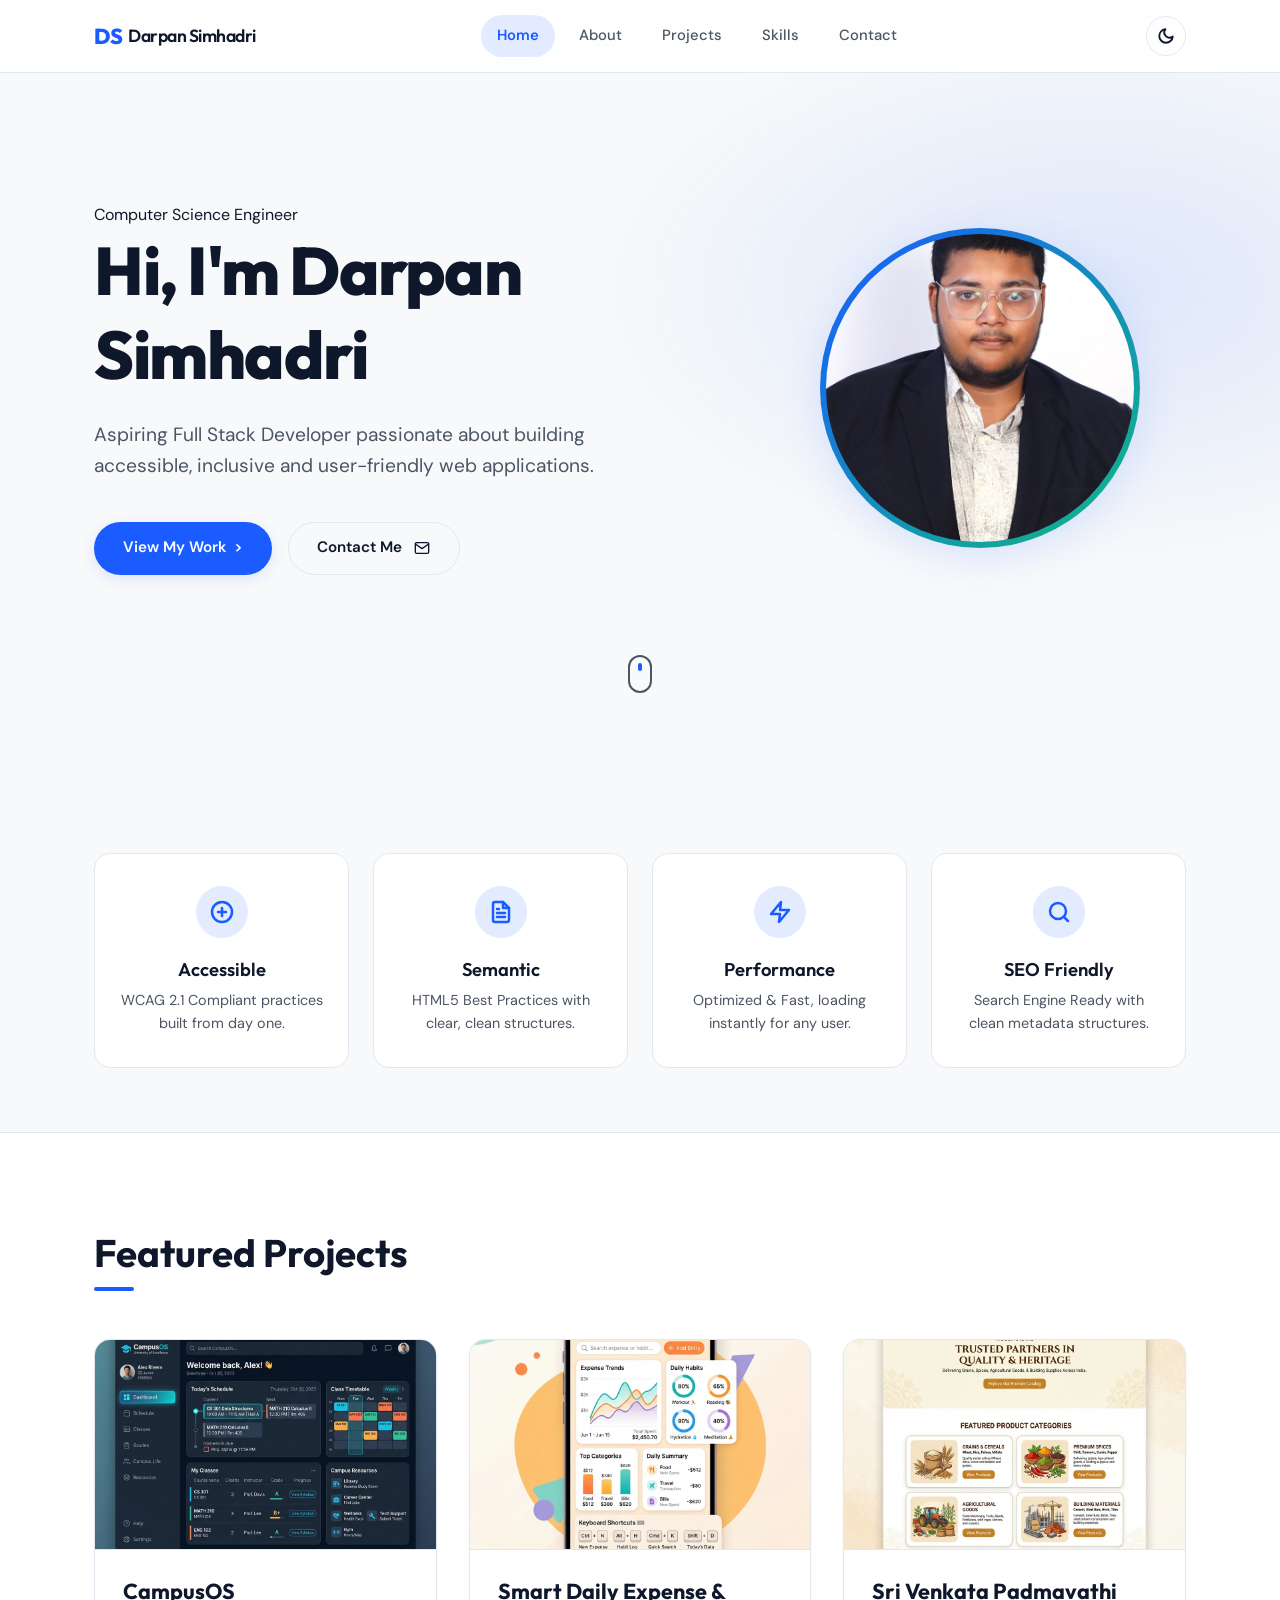
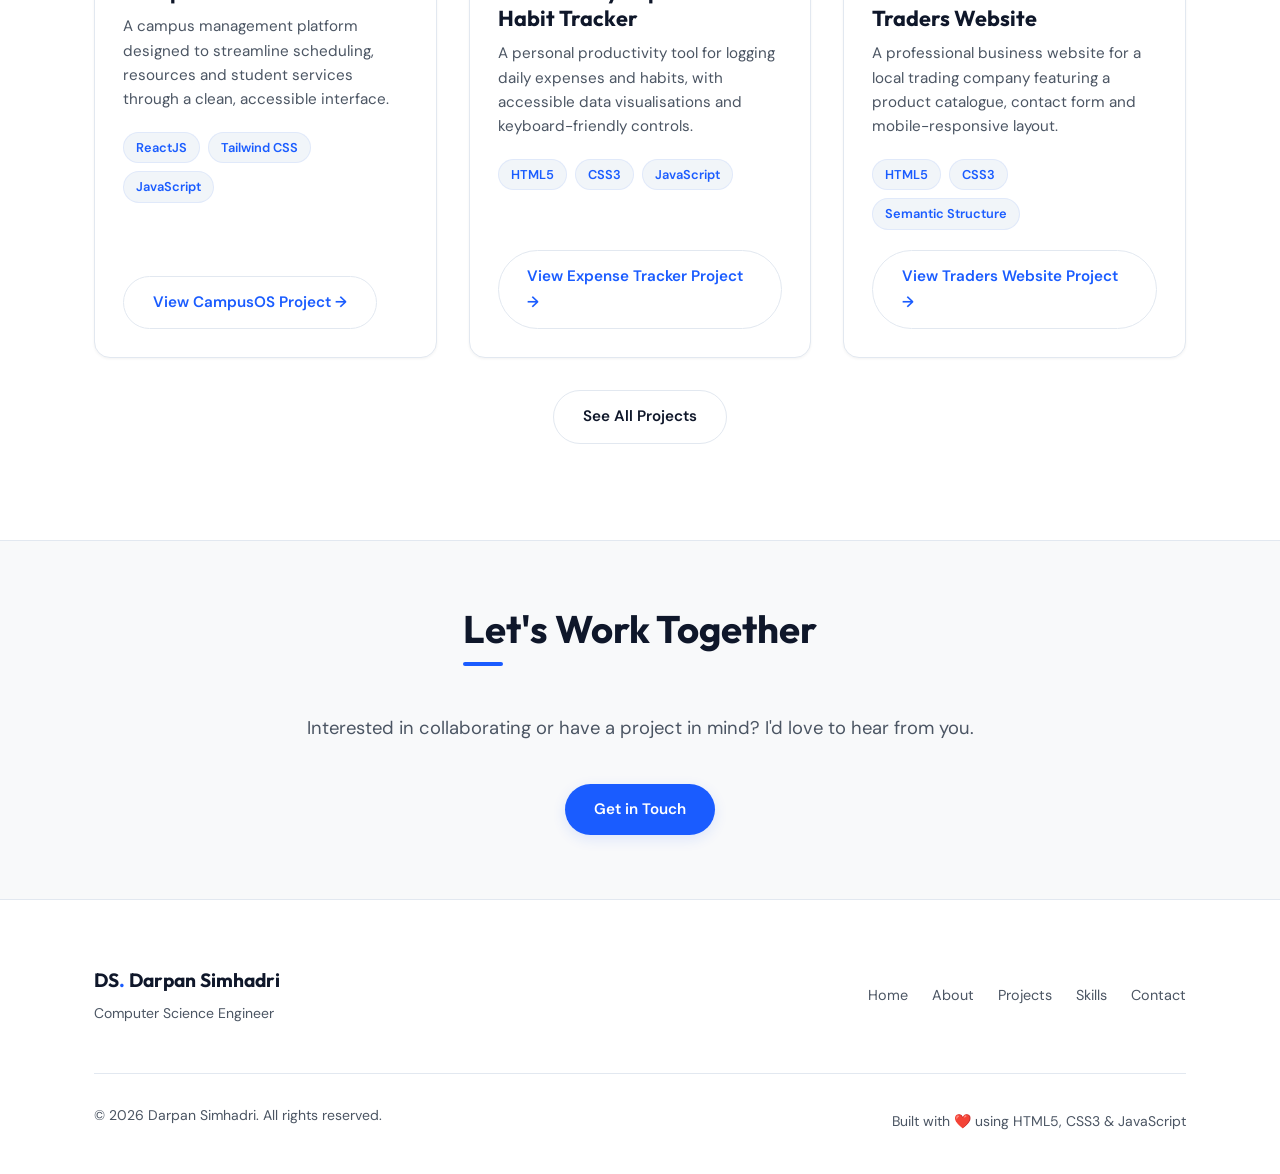
<file: index.html>
<!doctype html>
<html lang="en">
<head>
  <meta charset="utf-8">
  <meta name="viewport" content="width=device-width, initial-scale=1">
  <title>Home │ Darpan Simhadri Portfolio</title>
  <meta name="description" content="Darpan Simhadri — Computer Science Engineer building accessible, responsive web experiences with semantic HTML5 and modern front-end practices.">
  <meta name="robots" content="index, follow">
  <meta property="og:title" content="Home │ Darpan Simhadri Portfolio">
  <meta property="og:description" content="Accessible portfolio of Darpan Simhadri, Computer Science Engineer.">
  <meta property="og:type" content="website">
  
  <script>
    (function () {
      const savedTheme = localStorage.getItem('theme');
      const systemPrefersDark = window.matchMedia('(prefers-color-scheme: dark)').matches;
      const theme = savedTheme || (systemPrefersDark ? 'dark' : 'light');
      document.documentElement.setAttribute('data-theme', theme);
    })();
  </script>

  <link rel="preconnect" href="https://fonts.googleapis.com">
  <link rel="preconnect" href="https://fonts.gstatic.com" crossorigin>
  <link href="https://fonts.googleapis.com/css2?family=DM+Sans:ital,opsz,wght@0,400;0,500;0,700;1,400&family=Outfit:wght@400;500;600;700;800&display=swap" rel="stylesheet">
  <link rel="stylesheet" href="assets/css/styles.css">
  <link rel="stylesheet" href="assets/css/responsive.css">
</head>
<body>

  <!-- Skip to main content -->
  <a class="skip-link" href="#main-content">Skip to main content</a>

  <!-- ── HEADER ─────────────────────────────────────────────── -->
  <header class="site-header">
    <div class="container">
      <a class="brand" href="index.html" aria-label="Darpan Simhadri – Home">DS<span>Darpan Simhadri</span></a>

      <button id="nav-toggle" class="nav-toggle" aria-controls="primary-nav" aria-expanded="false" aria-label="Open navigation">
        <svg width="22" height="22" viewBox="0 0 22 22" fill="none" aria-hidden="true" focusable="false">
          <rect y="4"  width="22" height="2" rx="1" fill="currentColor"/>
          <rect y="10" width="22" height="2" rx="1" fill="currentColor"/>
          <rect y="16" width="22" height="2" rx="1" fill="currentColor"/>
        </svg>
      </button>

      <nav id="primary-nav" class="primary-nav" aria-label="Primary">
        <a href="index.html" aria-current="page">Home</a>
        <a href="about.html">About</a>
        <a href="projects.html">Projects</a>
        <a href="skills.html">Skills</a>
        <a href="contact.html">Contact</a>
      </nav>

      <button id="theme-toggle" class="theme-toggle" aria-label="Toggle dark mode">
        <svg width="18" height="18" viewBox="0 0 24 24" fill="none" stroke="currentColor" stroke-width="2.5" stroke-linecap="round" stroke-linejoin="round" aria-hidden="true" focusable="false">
          <path d="M21 12.79A9 9 0 1 1 11.21 3 7 7 0 0 0 21 12.79z"></path>
        </svg>
      </button>
    </div>
  </header>

  <!-- ── MAIN ───────────────────────────────────────────────── -->
  <main id="main-content" tabindex="-1">

    <!-- Hero -->
    <section class="hero" aria-labelledby="hero-heading">
      <div class="container">
        <div class="hero-inner">
          <div class="hero-text">
            <span class="badge-capsule">Computer Science Engineer</span>
            <h1 id="hero-heading">Hi, I'm Darpan<br><span class="gradient-text">Simhadri</span></h1>
            <p class="hero-desc">Aspiring Full Stack Developer passionate about building accessible, inclusive and user-friendly web applications.</p>
            <div class="hero-actions">
              <a href="projects.html" class="btn btn-primary">View My Work <span aria-hidden="true">&gt;</span></a>
              <a href="contact.html" class="btn btn-outline">
                Contact Me
                <svg width="16" height="16" viewBox="0 0 24 24" fill="none" stroke="currentColor" stroke-width="2" stroke-linecap="round" stroke-linejoin="round" aria-hidden="true" focusable="false" style="margin-left: 4px;">
                  <path d="M4 4h16c1.1 0 2 .9 2 2v12c0 1.1-.9 2-2 2H4c-1.1 0-2-.9-2-2V6c0-1.1.9-2 2-2z"/>
                  <polyline points="22,6 12,13 2,6"/>
                </svg>
              </a>
            </div>
          </div>
          
          <div class="hero-avatar-container">
            <div class="hero-avatar-wrapper">
              <img src="assets/images/darpan_profile.png" alt="Portrait of Darpan Simhadri">
            </div>
          </div>
        </div>
        
        <div class="scroll-indicator" aria-hidden="true">
          <div class="scroll-mouse">
            <div class="scroll-wheel"></div>
          </div>
        </div>
      </div>
    </section>

    <!-- Quick Highlights -->
    <section class="section-sm" aria-labelledby="highlights-heading">
      <div class="container">
        <h2 id="highlights-heading" class="visually-hidden">Core Competencies</h2>
        <div class="highlights-grid">
          
          <div class="highlight-card">
            <div class="highlight-icon" aria-hidden="true">
              <svg width="24" height="24" viewBox="0 0 24 24" fill="none" stroke="currentColor" stroke-width="2.5" stroke-linecap="round" stroke-linejoin="round">
                <circle cx="12" cy="12" r="10"/>
                <path d="M12 8v8"/>
                <path d="M8 12h8"/>
              </svg>
            </div>
            <h3>Accessible</h3>
            <p>WCAG 2.1 Compliant practices built from day one.</p>
          </div>

          <div class="highlight-card">
            <div class="highlight-icon" aria-hidden="true">
              <svg width="24" height="24" viewBox="0 0 24 24" fill="none" stroke="currentColor" stroke-width="2.5" stroke-linecap="round" stroke-linejoin="round">
                <path d="M14 2H6a2 2 0 0 0-2 2v16a2 2 0 0 0 2 2h12a2 2 0 0 0 2-2V8z"/>
                <polyline points="14 2 14 8 20 8"/>
                <line x1="16" y1="13" x2="8" y2="13"/>
                <line x1="16" y1="17" x2="8" y2="17"/>
                <polyline points="10 9 9 9 8 9"/>
              </svg>
            </div>
            <h3>Semantic</h3>
            <p>HTML5 Best Practices with clear, clean structures.</p>
          </div>

          <div class="highlight-card">
            <div class="highlight-icon" aria-hidden="true">
              <svg width="24" height="24" viewBox="0 0 24 24" fill="none" stroke="currentColor" stroke-width="2.5" stroke-linecap="round" stroke-linejoin="round">
                <polygon points="13 2 3 14 12 14 11 22 21 10 12 10 13 2"/>
              </svg>
            </div>
            <h3>Performance</h3>
            <p>Optimized &amp; Fast, loading instantly for any user.</p>
          </div>

          <div class="highlight-card">
            <div class="highlight-icon" aria-hidden="true">
              <svg width="24" height="24" viewBox="0 0 24 24" fill="none" stroke="currentColor" stroke-width="2.5" stroke-linecap="round" stroke-linejoin="round">
                <circle cx="11" cy="11" r="8"/>
                <line x1="21" y1="21" x2="16.65" y2="16.65"/>
              </svg>
            </div>
            <h3>SEO Friendly</h3>
            <p>Search Engine Ready with clean metadata structures.</p>
          </div>
          
        </div>
      </div>
    </section>

    <!-- Featured Projects -->
    <section class="section featured-strip" aria-labelledby="featured-heading">
      <div class="container">
        <h2 id="featured-heading" class="section-title">Featured Projects</h2>
        <div class="card-grid">

          <article class="card project-card" aria-labelledby="proj-1-title">
            <div class="project-img-wrapper">
              <img src="assets/images/project_campusos.png" alt="CampusOS project screenshot mockup">
            </div>
            <div class="project-body">
              <h3 id="proj-1-title">CampusOS</h3>
              <p>A campus management platform designed to streamline scheduling, resources and student services through a clean, accessible interface.</p>
              <div class="tags" aria-label="Technologies used">
                <span class="tag">ReactJS</span>
                <span class="tag">Tailwind CSS</span>
                <span class="tag">JavaScript</span>
              </div>
              <div class="card-footer">
                <a href="projects.html#campusos" class="btn btn-ghost" aria-label="View CampusOS project details">View CampusOS Project →</a>
              </div>
            </div>
          </article>

          <article class="card project-card" aria-labelledby="proj-2-title">
            <div class="project-img-wrapper">
              <img src="assets/images/project_tracker.png" alt="Smart Daily Expense and Habit Tracker screenshot mockup">
            </div>
            <div class="project-body">
              <h3 id="proj-2-title">Smart Daily Expense &amp; Habit Tracker</h3>
              <p>A personal productivity tool for logging daily expenses and habits, with accessible data visualisations and keyboard-friendly controls.</p>
              <div class="tags" aria-label="Technologies used">
                <span class="tag">HTML5</span>
                <span class="tag">CSS3</span>
                <span class="tag">JavaScript</span>
              </div>
              <div class="card-footer">
                <a href="projects.html#expense-tracker" class="btn btn-ghost" aria-label="View Smart Daily Expense and Habit Tracker project details">View Expense Tracker Project →</a>
              </div>
            </div>
          </article>

          <article class="card project-card" aria-labelledby="proj-3-title">
            <div class="project-img-wrapper">
              <img src="assets/images/project_traders.png" alt="Sri Venkata Padmavathi Traders website screenshot mockup">
            </div>
            <div class="project-body">
              <h3 id="proj-3-title">Sri Venkata Padmavathi Traders Website</h3>
              <p>A professional business website for a local trading company featuring a product catalogue, contact form and mobile-responsive layout.</p>
              <div class="tags" aria-label="Technologies used">
                <span class="tag">HTML5</span>
                <span class="tag">CSS3</span>
                <span class="tag">Semantic Structure</span>
              </div>
              <div class="card-footer">
                <a href="projects.html#svpt" class="btn btn-ghost" aria-label="View Sri Venkata Padmavathi Traders Website project details">View Traders Website Project →</a>
              </div>
            </div>
          </article>

        </div>
        <p class="text-center mt-2">
          <a href="projects.html" class="btn btn-outline" style="border-radius: 999px;">See All Projects</a>
        </p>
      </div>
    </section>

    <!-- CTA Band -->
    <section class="section-sm" aria-labelledby="cta-heading">
      <div class="container text-center">
        <h2 id="cta-heading" class="section-title">Let's Work Together</h2>
        <p class="lead" style="margin-bottom:2.5rem">Interested in collaborating or have a project in mind? I'd love to hear from you.</p>
        <a href="contact.html" class="btn btn-primary">Get in Touch</a>
      </div>
    </section>

  </main>

  <!-- ── FOOTER ─────────────────────────────────────────────── -->
  <footer class="site-footer">
    <div class="container">
      <div class="footer-inner">
        <div>
          <p class="footer-brand">DS<span>.</span> Darpan Simhadri</p>
          <p class="footer-tagline">Computer Science Engineer</p>
        </div>
        <nav aria-label="Footer navigation">
          <ul class="footer-links">
            <li><a href="index.html">Home</a></li>
            <li><a href="about.html">About</a></li>
            <li><a href="projects.html">Projects</a></li>
            <li><a href="skills.html">Skills</a></li>
            <li><a href="contact.html">Contact</a></li>
          </ul>
        </nav>
      </div>
      <div class="footer-bottom">
        <p>&copy; 2026 Darpan Simhadri. All rights reserved.</p>
        <p>Built with ❤️ using HTML5, CSS3 &amp; JavaScript</p>
      </div>
    </div>
  </footer>

  <script src="assets/js/main.js"></script>
</body>
</html>
</file>
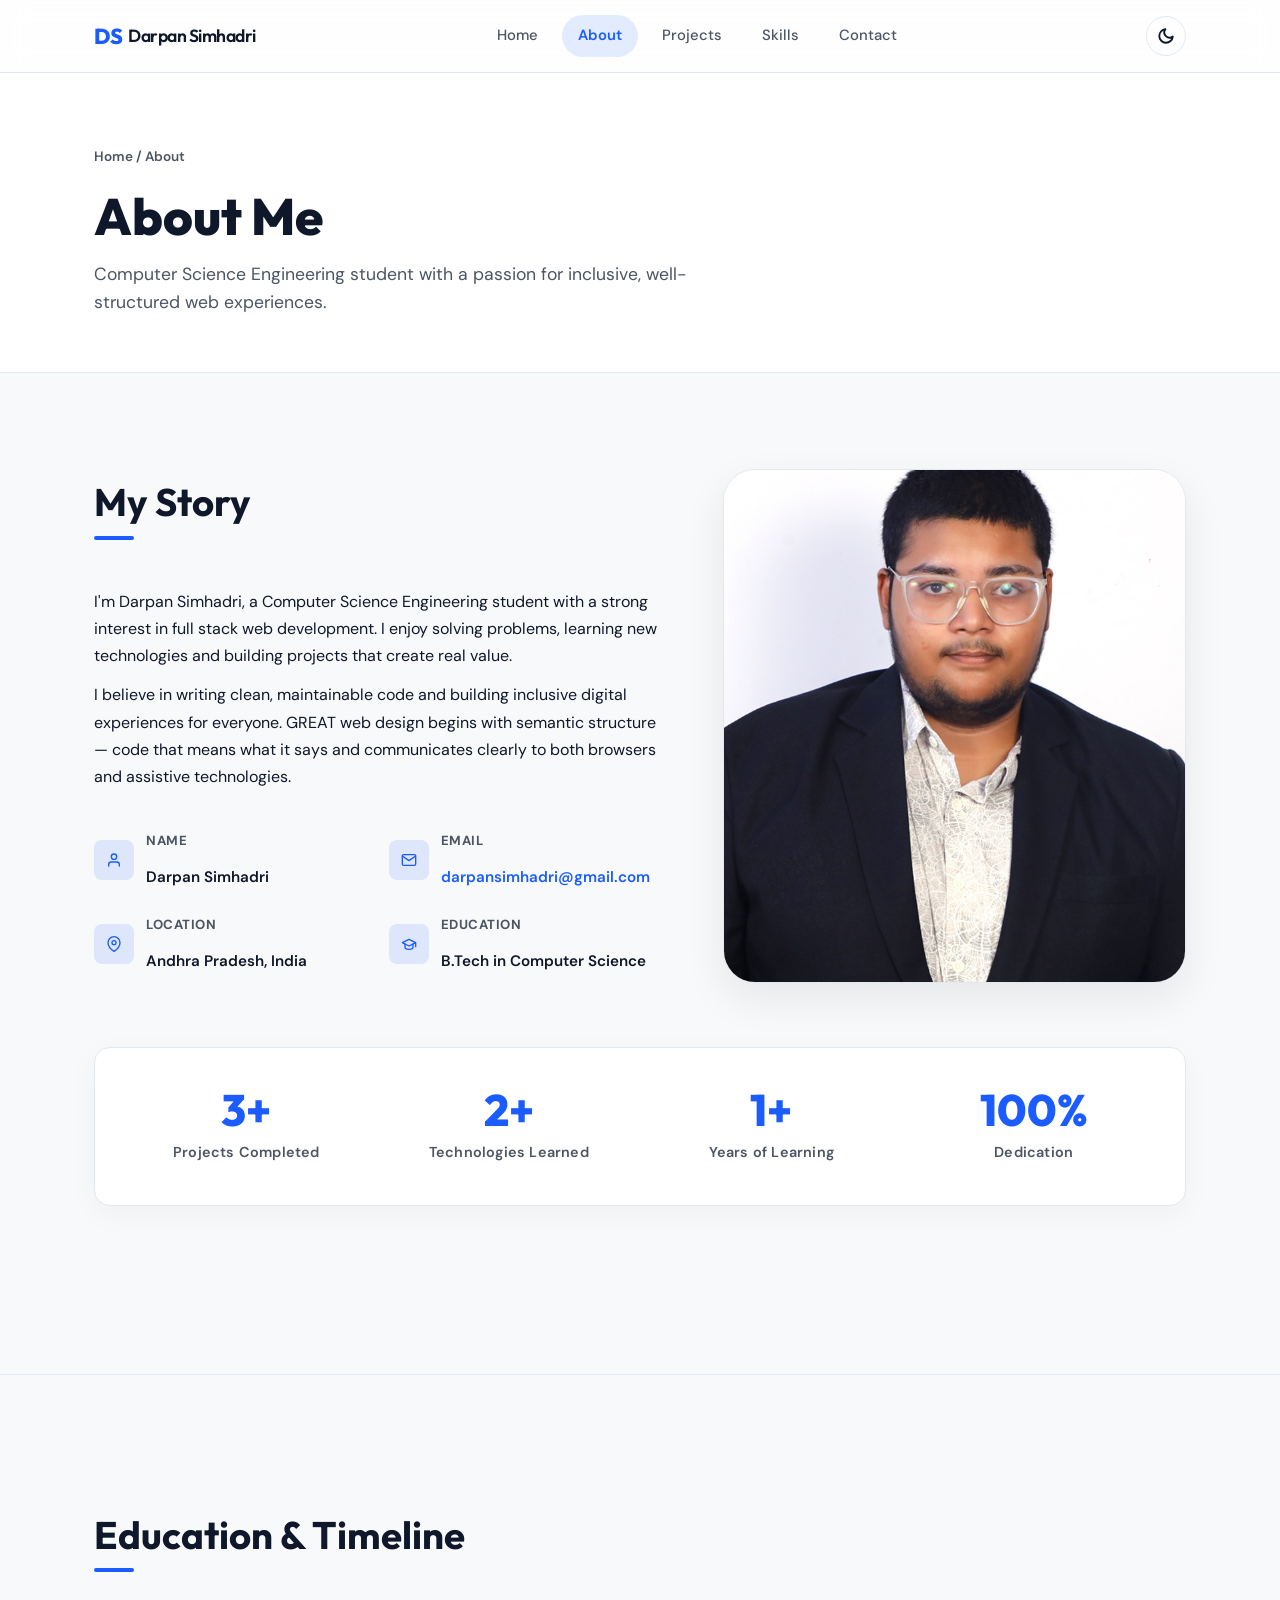
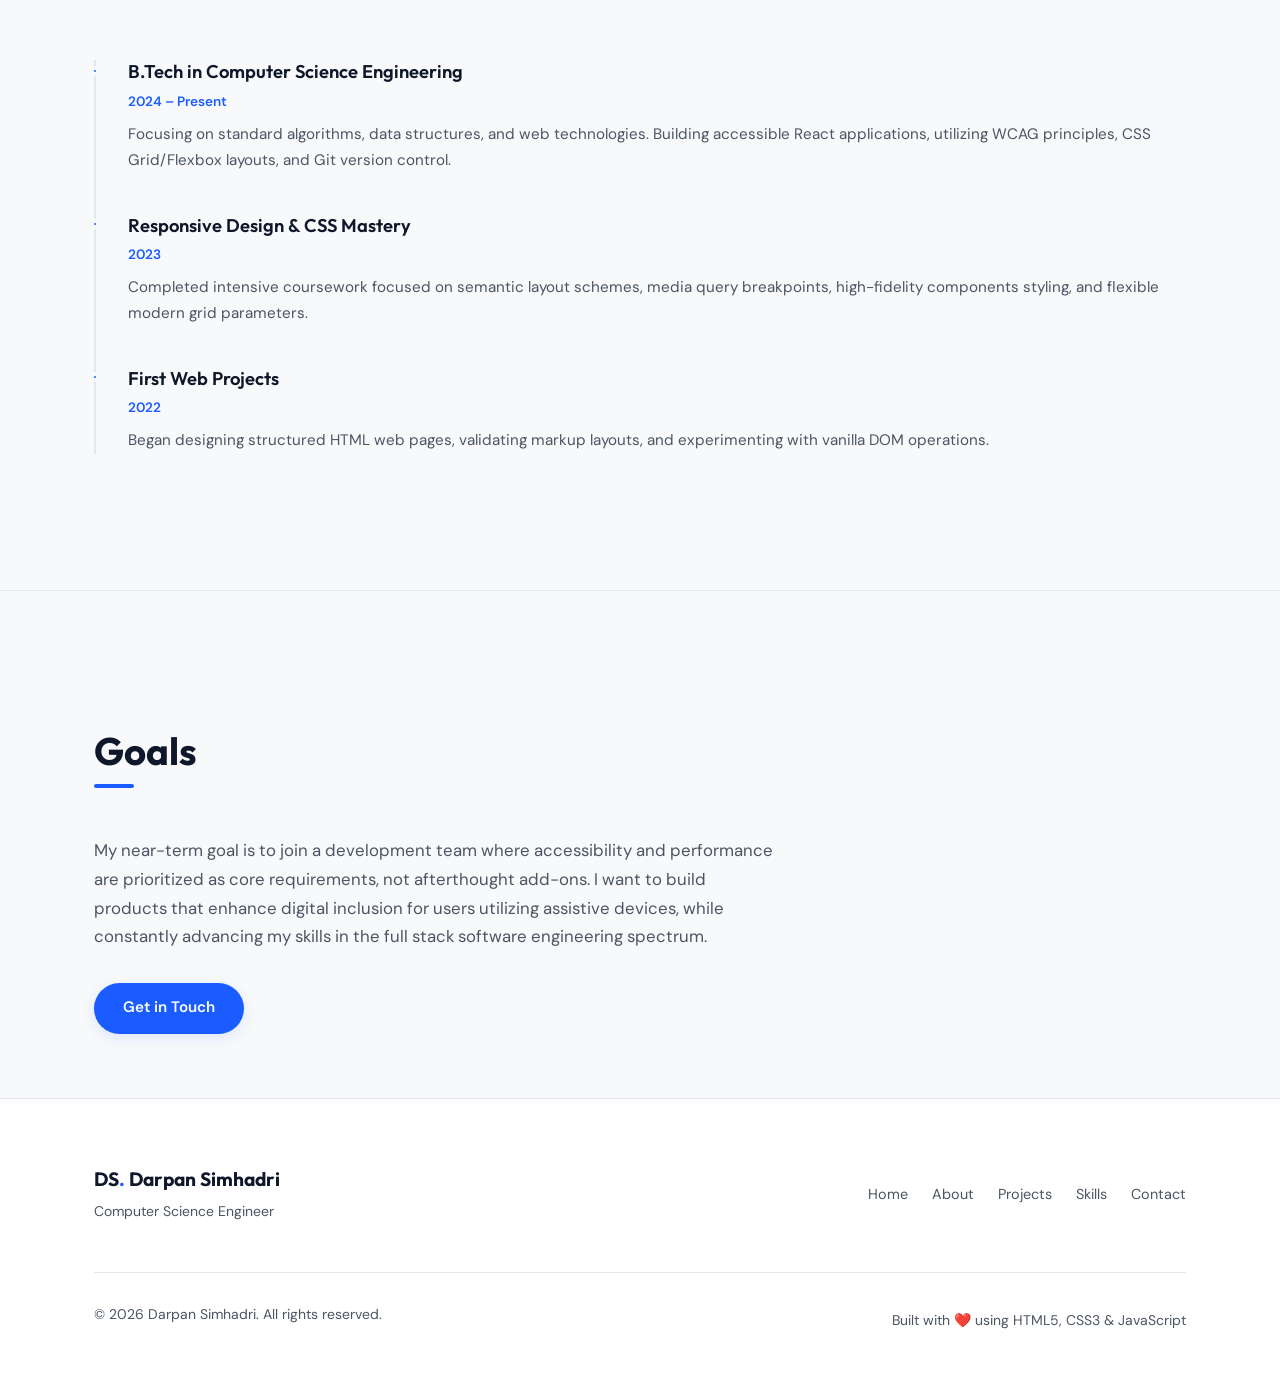
<file: about.html>
<!doctype html>
<html lang="en">
<head>
  <meta charset="utf-8">
  <meta name="viewport" content="width=device-width, initial-scale=1">
  <title>About │ Darpan Simhadri Portfolio</title>
  <meta name="description" content="Learn about Darpan Simhadri — a Computer Science Engineering student passionate about accessible web design, semantic HTML5 and modern JavaScript.">
  <meta name="robots" content="index, follow">
  <meta property="og:title" content="About │ Darpan Simhadri Portfolio">
  <meta property="og:description" content="Background, education and goals of Darpan Simhadri.">
  <meta property="og:type" content="website">
  
  <script>
    (function () {
      const savedTheme = localStorage.getItem('theme');
      const systemPrefersDark = window.matchMedia('(prefers-color-scheme: dark)').matches;
      const theme = savedTheme || (systemPrefersDark ? 'dark' : 'light');
      document.documentElement.setAttribute('data-theme', theme);
    })();
  </script>

  <link rel="preconnect" href="https://fonts.googleapis.com">
  <link rel="preconnect" href="https://fonts.gstatic.com" crossorigin>
  <link href="https://fonts.googleapis.com/css2?family=DM+Sans:ital,opsz,wght@0,400;0,500;0,700;1,400&family=Outfit:wght@400;500;600;700;800&display=swap" rel="stylesheet">
  <link rel="stylesheet" href="assets/css/styles.css">
  <link rel="stylesheet" href="assets/css/responsive.css">
</head>
<body>

  <!-- Skip to main content -->
  <a class="skip-link" href="#main-content">Skip to main content</a>

  <!-- ── HEADER ─────────────────────────────────────────────── -->
  <header class="site-header">
    <div class="container">
      <a class="brand" href="index.html" aria-label="Darpan Simhadri – Home">DS<span>Darpan Simhadri</span></a>

      <button id="nav-toggle" class="nav-toggle" aria-controls="primary-nav" aria-expanded="false" aria-label="Open navigation">
        <svg width="22" height="22" viewBox="0 0 22 22" fill="none" aria-hidden="true" focusable="false">
          <rect y="4"  width="22" height="2" rx="1" fill="currentColor"/>
          <rect y="10" width="22" height="2" rx="1" fill="currentColor"/>
          <rect y="16" width="22" height="2" rx="1" fill="currentColor"/>
        </svg>
      </button>

      <nav id="primary-nav" class="primary-nav" aria-label="Primary">
        <a href="index.html">Home</a>
        <a href="about.html" aria-current="page">About</a>
        <a href="projects.html">Projects</a>
        <a href="skills.html">Skills</a>
        <a href="contact.html">Contact</a>
      </nav>

      <button id="theme-toggle" class="theme-toggle" aria-label="Toggle dark mode">
        <svg width="18" height="18" viewBox="0 0 24 24" fill="none" stroke="currentColor" stroke-width="2.5" stroke-linecap="round" stroke-linejoin="round" aria-hidden="true" focusable="false">
          <path d="M21 12.79A9 9 0 1 1 11.21 3 7 7 0 0 0 21 12.79z"></path>
        </svg>
      </button>
    </div>
  </header>

  <!-- ── MAIN ───────────────────────────────────────────────── -->
  <main id="main-content" tabindex="-1">

    <!-- Page Hero -->
    <div class="page-hero">
      <div class="container">
        <nav aria-label="Breadcrumb" class="breadcrumb">
          <a href="index.html">Home</a> / About
        </nav>
        <h1>About Me</h1>
        <p>Computer Science Engineering student with a passion for inclusive, well-structured web experiences.</p>
      </div>
    </div>

    <!-- Biography & Details -->
    <section class="section" aria-labelledby="bio-heading">
      <div class="container">
        <div class="about-grid">

          <div>
            <h2 id="bio-heading" class="section-title">My Story</h2>
            <p>I'm Darpan Simhadri, a Computer Science Engineering student with a strong interest in full stack web development. I enjoy solving problems, learning new technologies and building projects that create real value.</p>
            <p>I believe in writing clean, maintainable code and building inclusive digital experiences for everyone. GREAT web design begins with semantic structure — code that means what it says and communicates clearly to both browsers and assistive technologies.</p>
            
            <div class="bio-details-list">
              <div class="bio-detail-item">
                <div class="bio-detail-icon" aria-hidden="true">
                  <svg width="16" height="16" viewBox="0 0 24 24" fill="none" stroke="currentColor" stroke-width="2" stroke-linecap="round" stroke-linejoin="round"><path d="M20 21v-2a4 4 0 0 0-4-4H8a4 4 0 0 0-4 4v2"/><circle cx="12" cy="7" r="4"/></svg>
                </div>
                <div class="bio-detail-text">
                  <p class="bio-detail-label">Name</p>
                  <p class="bio-detail-val">Darpan Simhadri</p>
                </div>
              </div>

              <div class="bio-detail-item">
                <div class="bio-detail-icon" aria-hidden="true">
                  <svg width="16" height="16" viewBox="0 0 24 24" fill="none" stroke="currentColor" stroke-width="2" stroke-linecap="round" stroke-linejoin="round"><path d="M4 4h16c1.1 0 2 .9 2 2v12c0 1.1-.9 2-2 2H4c-1.1 0-2-.9-2-2V6c0-1.1.9-2 2-2z"/><polyline points="22,6 12,13 2,6"/></svg>
                </div>
                <div class="bio-detail-text">
                  <p class="bio-detail-label">Email</p>
                  <p class="bio-detail-val"><a href="mailto:darpansimhadri@gmail.com">darpansimhadri@gmail.com</a></p>
                </div>
              </div>

              <div class="bio-detail-item">
                <div class="bio-detail-icon" aria-hidden="true">
                  <svg width="16" height="16" viewBox="0 0 24 24" fill="none" stroke="currentColor" stroke-width="2" stroke-linecap="round" stroke-linejoin="round"><path d="M21 10c0 7-9 13-9 13s-9-6-9-13a9 9 0 0 1 18 0z"/><circle cx="12" cy="10" r="3"/></svg>
                </div>
                <div class="bio-detail-text">
                  <p class="bio-detail-label">Location</p>
                  <p class="bio-detail-val">Andhra Pradesh, India</p>
                </div>
              </div>

              <div class="bio-detail-item">
                <div class="bio-detail-icon" aria-hidden="true">
                  <svg width="16" height="16" viewBox="0 0 24 24" fill="none" stroke="currentColor" stroke-width="2" stroke-linecap="round" stroke-linejoin="round"><path d="M22 10v6M2 10l10-5 10 5-10 5z"/><path d="M6 12v5c0 2 2 3 6 3s6-1 6-3v-5"/></svg>
                </div>
                <div class="bio-detail-text">
                  <p class="bio-detail-label">Education</p>
                  <p class="bio-detail-val">B.Tech in Computer Science</p>
                </div>
              </div>
            </div>
          </div>

          <div class="about-avatar-wrapper">
            <img src="assets/images/darpan_profile.png" alt="Portrait photo of Darpan Simhadri with warm expression">
          </div>

        </div>

        <!-- Horizontal Stats Banner -->
        <div class="stats-banner">
          <div class="stat-item">
            <span class="stat-number">3+</span>
            <span class="stat-label">Projects Completed</span>
          </div>
          <div class="stat-item">
            <span class="stat-number">2+</span>
            <span class="stat-label">Technologies Learned</span>
          </div>
          <div class="stat-item">
            <span class="stat-number">1+</span>
            <span class="stat-label">Years of Learning</span>
          </div>
          <div class="stat-item">
            <span class="stat-number">100%</span>
            <span class="stat-label">Dedication</span>
          </div>
        </div>

      </div>
    </section>

    <hr class="divider" aria-hidden="true">

    <!-- Education & Timeline -->
    <section class="section-sm" aria-labelledby="education-heading">
      <div class="container">
        <h2 id="education-heading" class="section-title">Education &amp; Timeline</h2>
        <div class="timeline" role="list">

          <div class="timeline-item" role="listitem">
            <h3>B.Tech in Computer Science Engineering</h3>
            <span>2024 – Present</span>
            <p>Focusing on standard algorithms, data structures, and web technologies. Building accessible React applications, utilizing WCAG principles, CSS Grid/Flexbox layouts, and Git version control.</p>
          </div>

          <div class="timeline-item" role="listitem">
            <h3>Responsive Design &amp; CSS Mastery</h3>
            <span>2023</span>
            <p>Completed intensive coursework focused on semantic layout schemes, media query breakpoints, high-fidelity components styling, and flexible modern grid parameters.</p>
          </div>

          <div class="timeline-item" role="listitem">
            <h3>First Web Projects</h3>
            <span>2022</span>
            <p>Began designing structured HTML web pages, validating markup layouts, and experimenting with vanilla DOM operations.</p>
          </div>

        </div>
      </div>
    </section>

    <hr class="divider" aria-hidden="true">

    <!-- Goals -->
    <section class="section-sm" aria-labelledby="goals-heading">
      <div class="container">
        <h2 id="goals-heading" class="section-title">Goals</h2>
        <p style="max-width:680px; color:var(--text-muted); font-size:1.05rem; line-height:1.7;">My near-term goal is to join a development team where accessibility and performance are prioritized as core requirements, not afterthought add-ons. I want to build products that enhance digital inclusion for users utilizing assistive devices, while constantly advancing my skills in the full stack software engineering spectrum.</p>
        <p class="mt-2">
          <a href="contact.html" class="btn btn-primary">Get in Touch</a>
        </p>
      </div>
    </section>

  </main>

  <!-- ── FOOTER ─────────────────────────────────────────────── -->
  <footer class="site-footer">
    <div class="container">
      <div class="footer-inner">
        <div>
          <p class="footer-brand">DS<span>.</span> Darpan Simhadri</p>
          <p class="footer-tagline">Computer Science Engineer</p>
        </div>
        <nav aria-label="Footer navigation">
          <ul class="footer-links">
            <li><a href="index.html">Home</a></li>
            <li><a href="about.html">About</a></li>
            <li><a href="projects.html">Projects</a></li>
            <li><a href="skills.html">Skills</a></li>
            <li><a href="contact.html">Contact</a></li>
          </ul>
        </nav>
      </div>
      <div class="footer-bottom">
        <p>&copy; 2026 Darpan Simhadri. All rights reserved.</p>
        <p>Built with ❤️ using HTML5, CSS3 &amp; JavaScript</p>
      </div>
    </div>
  </footer>

  <script src="assets/js/main.js"></script>
</body>
</html>
</file>
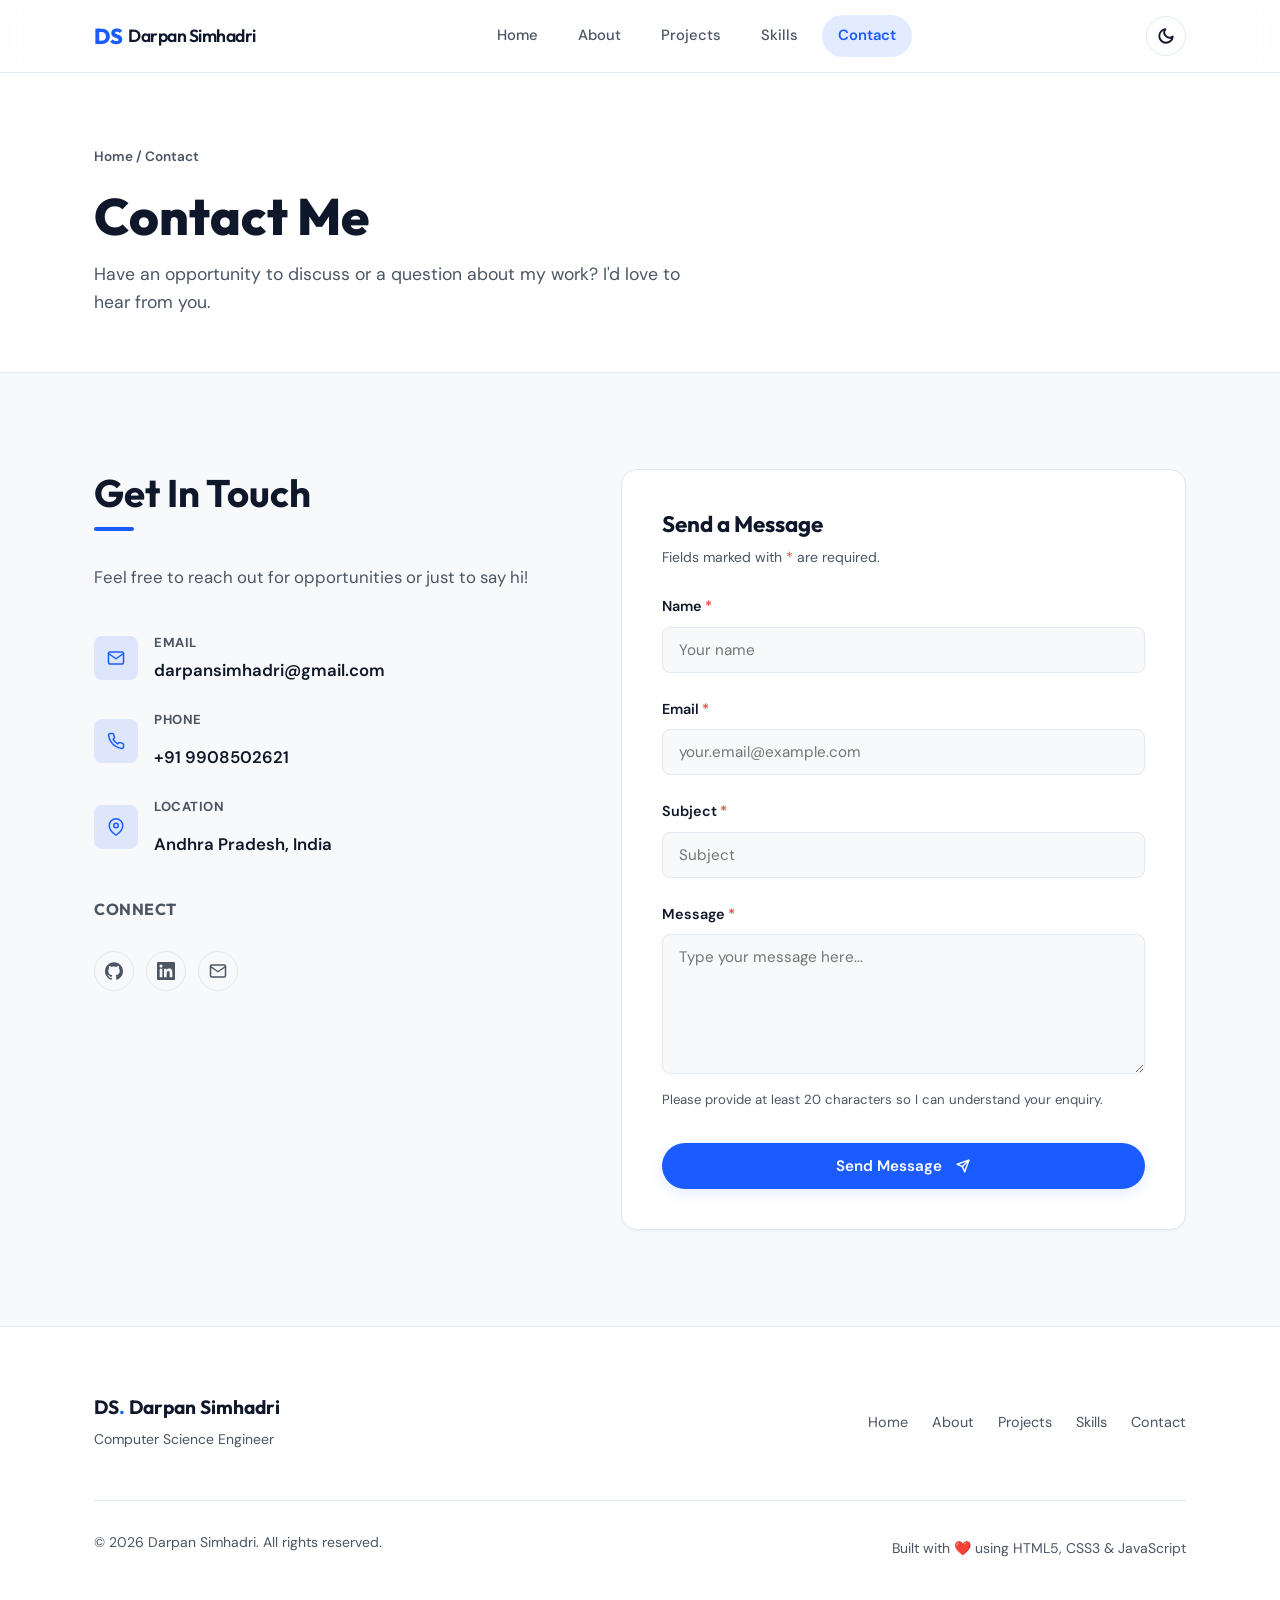
<file: contact.html>
<!doctype html>
<html lang="en">
<head>
  <meta charset="utf-8">
  <meta name="viewport" content="width=device-width, initial-scale=1">
  <title>Contact │ Darpan Simhadri Portfolio</title>
  <meta name="description" content="Get in touch with Darpan Simhadri — use the accessible contact form or find social and email details on this page.">
  <meta name="robots" content="index, follow">
  <meta property="og:title" content="Contact │ Darpan Simhadri Portfolio">
  <meta property="og:description" content="Contact Darpan Simhadri via the accessible enquiry form or social links.">
  <meta property="og:type" content="website">
  
  <script>
    (function () {
      const savedTheme = localStorage.getItem('theme');
      const systemPrefersDark = window.matchMedia('(prefers-color-scheme: dark)').matches;
      const theme = savedTheme || (systemPrefersDark ? 'dark' : 'light');
      document.documentElement.setAttribute('data-theme', theme);
    })();
  </script>

  <link rel="preconnect" href="https://fonts.googleapis.com">
  <link rel="preconnect" href="https://fonts.gstatic.com" crossorigin>
  <link href="https://fonts.googleapis.com/css2?family=DM+Sans:ital,opsz,wght@0,400;0,500;0,700;1,400&family=Outfit:wght@400;500;600;700;800&display=swap" rel="stylesheet">
  <link rel="stylesheet" href="assets/css/styles.css">
  <link rel="stylesheet" href="assets/css/responsive.css">
</head>
<body>

  <!-- Skip to main content -->
  <a class="skip-link" href="#main-content">Skip to main content</a>

  <!-- ── HEADER ─────────────────────────────────────────────── -->
  <header class="site-header">
    <div class="container">
      <a class="brand" href="index.html" aria-label="Darpan Simhadri – Home">DS<span>Darpan Simhadri</span></a>

      <button id="nav-toggle" class="nav-toggle" aria-controls="primary-nav" aria-expanded="false" aria-label="Open navigation">
        <svg width="22" height="22" viewBox="0 0 22 22" fill="none" aria-hidden="true" focusable="false">
          <rect y="4"  width="22" height="2" rx="1" fill="currentColor"/>
          <rect y="10" width="22" height="2" rx="1" fill="currentColor"/>
          <rect y="16" width="22" height="2" rx="1" fill="currentColor"/>
        </svg>
      </button>

      <nav id="primary-nav" class="primary-nav" aria-label="Primary">
        <a href="index.html">Home</a>
        <a href="about.html">About</a>
        <a href="projects.html">Projects</a>
        <a href="skills.html">Skills</a>
        <a href="contact.html" aria-current="page">Contact</a>
      </nav>

      <button id="theme-toggle" class="theme-toggle" aria-label="Toggle dark mode">
        <svg width="18" height="18" viewBox="0 0 24 24" fill="none" stroke="currentColor" stroke-width="2.5" stroke-linecap="round" stroke-linejoin="round" aria-hidden="true" focusable="false">
          <path d="M21 12.79A9 9 0 1 1 11.21 3 7 7 0 0 0 21 12.79z"></path>
        </svg>
      </button>
    </div>
  </header>

  <!-- ── MAIN ───────────────────────────────────────────────── -->
  <main id="main-content" tabindex="-1">

    <div class="page-hero">
      <div class="container">
        <nav aria-label="Breadcrumb" class="breadcrumb">
          <a href="index.html">Home</a> / Contact
        </nav>
        <h1>Contact Me</h1>
        <p>Have an opportunity to discuss or a question about my work? I'd love to hear from you.</p>
      </div>
    </div>

    <section class="section" aria-labelledby="contact-heading">
      <div class="container">
        <h2 id="contact-heading" class="visually-hidden">Contact information and enquiry form</h2>
        
        <div class="contact-grid">

          <!-- Left Column: Contact details -->
          <div>
            <h2 class="section-title" style="margin-bottom: 2rem;">Get In Touch</h2>
            <p style="color: var(--text-muted); margin-bottom: 2.5rem; font-size: 1.05rem;">Feel free to reach out for opportunities or just to say hi!</p>

            <div>
              <!-- Email -->
              <div class="contact-detail">
                <span class="contact-icon" aria-hidden="true">
                  <svg width="18" height="18" viewBox="0 0 24 24" fill="none" stroke="currentColor" stroke-width="2" stroke-linecap="round" stroke-linejoin="round"><path d="M4 4h16c1.1 0 2 .9 2 2v12c0 1.1-.9 2-2 2H4c-1.1 0-2-.9-2-2V6c0-1.1.9-2 2-2z"/><polyline points="22,6 12,13 2,6"/></svg>
                </span>
                <div class="contact-detail-body">
                  <p>Email</p>
                  <a href="mailto:darpansimhadri@gmail.com">darpansimhadri@gmail.com</a>
                </div>
              </div>

              <!-- Phone -->
              <div class="contact-detail">
                <span class="contact-icon" aria-hidden="true">
                  <svg width="18" height="18" viewBox="0 0 24 24" fill="none" stroke="currentColor" stroke-width="2" stroke-linecap="round" stroke-linejoin="round"><path d="M22 16.92v3a2 2 0 0 1-2.18 2 19.79 19.79 0 0 1-8.63-3.07 19.5 19.5 0 0 1-6-6 19.79 19.79 0 0 1-3.07-8.67A2 2 0 0 1 4.11 2h3a2 2 0 0 1 2 1.72 12.84 12.84 0 0 0 .7 2.81 2 2 0 0 1-.45 2.11L8.09 9.91a16 16 0 0 0 6 6l1.27-1.27a2 2 0 0 1 2.11-.45 12.84 12.84 0 0 0 2.81.7A2 2 0 0 1 22 16.92z"/></svg>
                </span>
                <div class="contact-detail-body">
                  <p>Phone</p>
                  <p>+91 9908502621</p>
                </div>
              </div>

              <!-- Location -->
              <div class="contact-detail">
                <span class="contact-icon" aria-hidden="true">
                  <svg width="18" height="18" viewBox="0 0 24 24" fill="none" stroke="currentColor" stroke-width="2" stroke-linecap="round" stroke-linejoin="round"><path d="M21 10c0 7-9 13-9 13s-9-6-9-13a9 9 0 0 1 18 0z"/><circle cx="12" cy="10" r="3"/></svg>
                </span>
                <div class="contact-detail-body">
                  <p>Location</p>
                  <p>Andhra Pradesh, India</p>
                </div>
              </div>
            </div>

            <h3 style="font-size: 1rem; font-weight: 700; margin: 2.5rem 0 .75rem; text-transform: uppercase; letter-spacing: 0.5px; color: var(--text-muted);">Connect</h3>
            <div class="social-links">
              <!-- GitHub -->
              <a href="https://github.com" class="social-link" aria-label="Darpan Simhadri on GitHub (opens in a new tab)" target="_blank" rel="noopener noreferrer">
                <svg width="18" height="18" viewBox="0 0 24 24" fill="currentColor" aria-hidden="true"><path d="M12 .297c-6.63 0-12 5.373-12 12 0 5.303 3.438 9.8 8.205 11.385.6.113.82-.258.82-.577 0-.285-.01-1.04-.015-2.04-3.338.724-4.042-1.61-4.042-1.61C4.422 18.07 3.633 17.7 3.633 17.7c-1.087-.744.084-.729.084-.729 1.205.084 1.838 1.236 1.838 1.236 1.07 1.835 2.809 1.305 3.495.998.108-.776.417-1.305.76-1.605-2.665-.3-5.466-1.332-5.466-5.93 0-1.31.465-2.38 1.235-3.22-.135-.303-.54-1.523.105-3.176 0 0 1.005-.322 3.3 1.23.96-.267 1.98-.399 3-.405 1.02.006 2.04.138 3 .405 2.28-1.552 3.285-1.23 3.285-1.23.645 1.653.24 2.873.12 3.176.765.84 1.23 1.91 1.23 3.22 0 4.61-2.805 5.625-5.475 5.92.42.36.81 1.096.81 2.22 0 1.606-.015 2.896-.015 3.286 0 .315.21.69.825.57C20.565 22.092 24 17.592 24 12.297c0-6.627-5.373-12-12-12"/></svg>
              </a>
              <!-- LinkedIn -->
              <a href="https://linkedin.com" class="social-link" aria-label="Darpan Simhadri on LinkedIn (opens in a new tab)" target="_blank" rel="noopener noreferrer">
                <svg width="18" height="18" viewBox="0 0 24 24" fill="currentColor" aria-hidden="true"><path d="M20.447 20.452h-3.554v-5.569c0-1.328-.027-3.037-1.852-3.037-1.853 0-2.136 1.445-2.136 2.939v5.667H9.351V9h3.414v1.561h.046c.477-.9 1.637-1.85 3.37-1.85 3.601 0 4.267 2.37 4.267 5.455v6.286zM5.337 7.433a2.062 2.062 0 0 1-2.063-2.065 2.064 2.064 0 1 1 2.063 2.065zm1.782 13.019H3.555V9h3.564v11.452zM22.225 0H1.771C.792 0 0 .774 0 1.729v20.542C0 23.227.792 24 1.771 24h20.451C23.2 24 24 23.227 24 22.271V1.729C24 .774 23.2 0 22.222 0h.003z"/></svg>
              </a>
              <!-- Envelope -->
              <a href="mailto:darpansimhadri@gmail.com" class="social-link" aria-label="Email Darpan Simhadri">
                <svg width="18" height="18" viewBox="0 0 24 24" fill="none" stroke="currentColor" stroke-width="2" stroke-linecap="round" stroke-linejoin="round"><path d="M4 4h16c1.1 0 2 .9 2 2v12c0 1.1-.9 2-2 2H4c-1.1 0-2-.9-2-2V6c0-1.1.9-2 2-2z"/><polyline points="22,6 12,13 2,6"/></svg>
              </a>
            </div>
          </div>

          <!-- Right Column: Contact form -->
          <div class="contact-form-wrap">
            <h2 style="font-size: 1.4rem; font-weight: 700; margin-bottom: 0.5rem;">Send a Message</h2>
            <p style="color: var(--text-muted); font-size: .875rem; margin-bottom: 1.5rem">
              Fields marked with <span aria-label="required" style="color: var(--error)">*</span> are required.
            </p>

            <div id="form-feedback" role="status" aria-live="polite" tabindex="-1"></div>

            <form id="contact-form" novalidate aria-label="Contact enquiry form">

              <div class="form-row">
                <label for="name">
                  Name<span class="required-indicator" aria-hidden="true">*</span>
                </label>
                <input
                  type="text"
                  id="name"
                  name="name"
                  required
                  autocomplete="name"
                  aria-required="true"
                  aria-describedby="name-error"
                  placeholder="Your name"
                >
                <span id="name-error" class="field-error" role="alert"></span>
              </div>

              <div class="form-row">
                <label for="email">
                  Email<span class="required-indicator" aria-hidden="true">*</span>
                </label>
                <input
                  type="email"
                  id="email"
                  name="email"
                  required
                  autocomplete="email"
                  aria-required="true"
                  aria-describedby="email-error"
                  placeholder="your.email@example.com"
                >
                <span id="email-error" class="field-error" role="alert"></span>
              </div>

              <div class="form-row">
                <label for="subject">
                  Subject<span class="required-indicator" aria-hidden="true">*</span>
                </label>
                <input
                  type="text"
                  id="subject"
                  name="subject"
                  required
                  aria-required="true"
                  aria-describedby="subject-error"
                  placeholder="Subject"
                >
                <span id="subject-error" class="field-error" role="alert"></span>
              </div>

              <div class="form-row">
                <label for="message">
                  Message<span class="required-indicator" aria-hidden="true">*</span>
                </label>
                <textarea
                  id="message"
                  name="message"
                  required
                  aria-required="true"
                  aria-describedby="message-error message-hint"
                  placeholder="Type your message here..."
                ></textarea>
                <p id="message-hint" class="form-note">Please provide at least 20 characters so I can understand your enquiry.</p>
                <span id="message-error" class="field-error" role="alert"></span>
              </div>

              <button type="submit" class="btn btn-primary" style="width: 100%; margin-top: 0.5rem;">
                Send Message
                <svg width="14" height="14" viewBox="0 0 24 24" fill="none" stroke="currentColor" stroke-width="2.5" stroke-linecap="round" stroke-linejoin="round" aria-hidden="true" style="margin-left: 6px;"><line x1="22" y1="2" x2="11" y2="13"/><polygon points="22 2 15 22 11 13 2 9 22 2"/></svg>
              </button>

            </form>
          </div>

        </div>
      </div>
    </section>

  </main>

  <!-- ── FOOTER ─────────────────────────────────────────────── -->
  <footer class="site-footer">
    <div class="container">
      <div class="footer-inner">
        <div>
          <p class="footer-brand">DS<span>.</span> Darpan Simhadri</p>
          <p class="footer-tagline">Computer Science Engineer</p>
        </div>
        <nav aria-label="Footer navigation">
          <ul class="footer-links">
            <li><a href="index.html">Home</a></li>
            <li><a href="about.html">About</a></li>
            <li><a href="projects.html">Projects</a></li>
            <li><a href="skills.html">Skills</a></li>
            <li><a href="contact.html">Contact</a></li>
          </ul>
        </nav>
      </div>
      <div class="footer-bottom">
        <p>&copy; 2026 Darpan Simhadri. All rights reserved.</p>
        <p>Built with ❤️ using HTML5, CSS3 &amp; JavaScript</p>
      </div>
    </div>
  </footer>

  <script src="assets/js/main.js"></script>
</body>
</html>
</file>
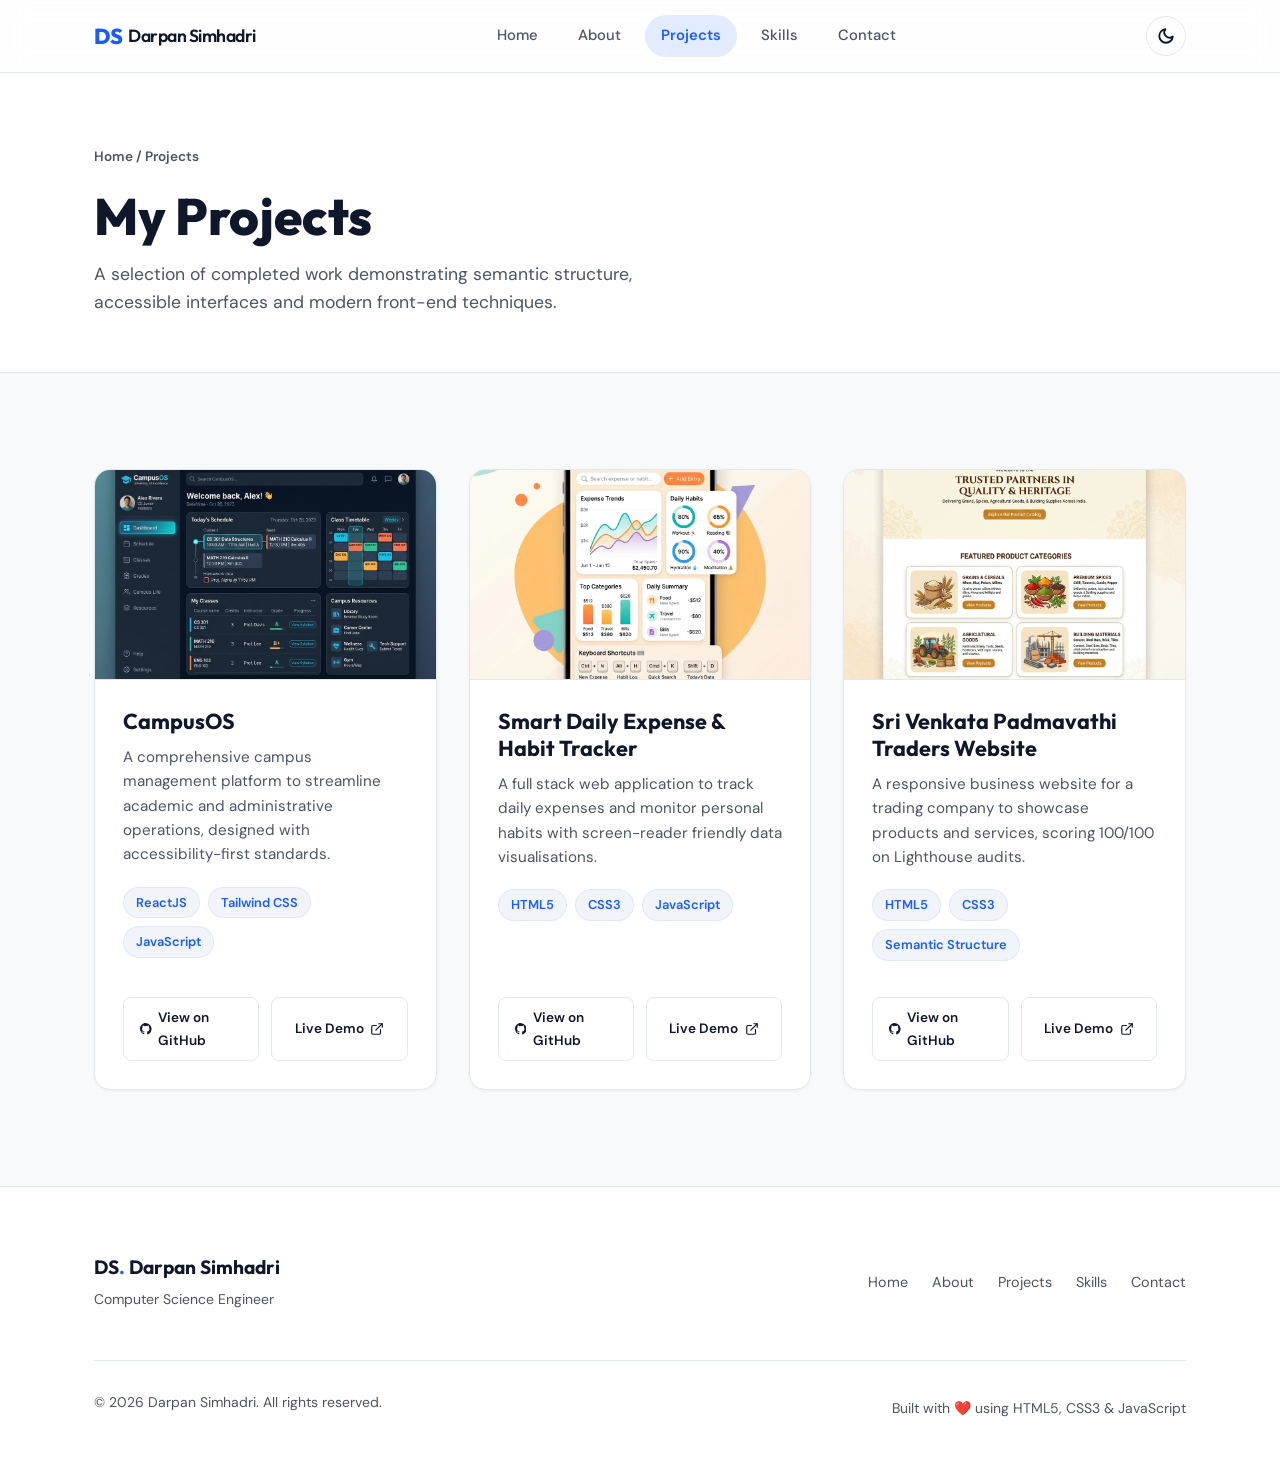
<file: projects.html>
<!doctype html>
<html lang="en">

<head>
  <meta charset="utf-8">
  <meta name="viewport" content="width=device-width, initial-scale=1">
  <title>Projects │ Darpan Simhadri Portfolio</title>
  <meta name="description"
    content="Explore accessible web and software projects by Darpan Simhadri — including CampusOS, Smart Daily Expense and Habit Tracker, and Sri Venkata Padmavathi Traders Website.">
  <meta name="robots" content="index, follow">
  <meta property="og:title" content="Projects │ Darpan Simhadri Portfolio">
  <meta property="og:description" content="Selected projects by Darpan Simhadri.">
  <meta property="og:type" content="website">

  <script>
    (function () {
      const savedTheme = localStorage.getItem('theme');
      const systemPrefersDark = window.matchMedia('(prefers-color-scheme: dark)').matches;
      const theme = savedTheme || (systemPrefersDark ? 'dark' : 'light');
      document.documentElement.setAttribute('data-theme', theme);
    })();
  </script>

  <link rel="preconnect" href="https://fonts.googleapis.com">
  <link rel="preconnect" href="https://fonts.gstatic.com" crossorigin>
  <link
    href="https://fonts.googleapis.com/css2?family=DM+Sans:ital,opsz,wght@0,400;0,500;0,700;1,400&family=Outfit:wght@400;500;600;700;800&display=swap"
    rel="stylesheet">
  <link rel="stylesheet" href="assets/css/styles.css">
  <link rel="stylesheet" href="assets/css/responsive.css">

  <style>
    .project-actions {
      display: flex;
      gap: 0.75rem;
      margin-top: auto;
      padding-top: 1rem;
    }

    .project-actions .btn {
      padding: 0.5rem 1rem;
      font-size: 0.85rem;
      border-radius: var(--radius-sm);
      display: inline-flex;
      align-items: center;
      justify-content: center;
      gap: 0.4rem;
      flex: 1;
    }
  </style>
</head>

<body>

  <!-- Skip to main content -->
  <a class="skip-link" href="#main-content">Skip to main content</a>

  <!-- ── HEADER ─────────────────────────────────────────────── -->
  <header class="site-header">
    <div class="container">
      <a class="brand" href="index.html" aria-label="Darpan Simhadri – Home">DS<span>Darpan Simhadri</span></a>

      <button id="nav-toggle" class="nav-toggle" aria-controls="primary-nav" aria-expanded="false"
        aria-label="Open navigation">
        <svg width="22" height="22" viewBox="0 0 22 22" fill="none" aria-hidden="true" focusable="false">
          <rect y="4" width="22" height="2" rx="1" fill="currentColor" />
          <rect y="10" width="22" height="2" rx="1" fill="currentColor" />
          <rect y="16" width="22" height="2" rx="1" fill="currentColor" />
        </svg>
      </button>

      <nav id="primary-nav" class="primary-nav" aria-label="Primary">
        <a href="index.html">Home</a>
        <a href="about.html">About</a>
        <a href="projects.html" aria-current="page">Projects</a>
        <a href="skills.html">Skills</a>
        <a href="contact.html">Contact</a>
      </nav>

      <button id="theme-toggle" class="theme-toggle" aria-label="Toggle dark mode">
        <svg width="18" height="18" viewBox="0 0 24 24" fill="none" stroke="currentColor" stroke-width="2.5"
          stroke-linecap="round" stroke-linejoin="round" aria-hidden="true" focusable="false">
          <path d="M21 12.79A9 9 0 1 1 11.21 3 7 7 0 0 0 21 12.79z"></path>
        </svg>
      </button>
    </div>
  </header>

  <!-- ── MAIN ───────────────────────────────────────────────── -->
  <main id="main-content" tabindex="-1">

    <div class="page-hero">
      <div class="container">
        <nav aria-label="Breadcrumb" class="breadcrumb">
          <a href="index.html">Home</a> / Projects
        </nav>
        <h1>My Projects</h1>
        <p>A selection of completed work demonstrating semantic structure, accessible interfaces and modern front-end
          techniques.</p>
      </div>
    </div>

    <section class="section" aria-labelledby="projects-heading">
      <div class="container">
        <h2 id="projects-heading" class="visually-hidden">All Projects</h2>

        <div class="card-grid">

          <!-- Project 1 -->
          <article id="campusos" class="card project-card" aria-labelledby="campusos-title">
            <div class="project-img-wrapper">
              <img src="assets/images/project_campusos.png" alt="CampusOS user dashboard interface screenshot">
            </div>
            <div class="project-body">
              <h3 id="campusos-title">CampusOS</h3>
              <p>A comprehensive campus management platform to streamline academic and administrative operations,
                designed with accessibility-first standards.</p>
              <div class="tags" aria-label="Technologies used in CampusOS">
                <span class="tag">ReactJS</span>
                <span class="tag">Tailwind CSS</span>
                <span class="tag">JavaScript</span>
              </div>

              <div class="project-actions">
                <a href="https://github.com/darpan-simhadri/CampusOS.git" class="btn btn-outline"
                  aria-label="View CampusOS source code on GitHub" target="_blank" rel="noopener noreferrer">
                  <svg width="14" height="14" viewBox="0 0 24 24" fill="currentColor" aria-hidden="true">
                    <path
                      d="M12 0C5.37 0 0 5.37 0 12c0 5.3 3.438 9.8 8.205 11.385.6.11.82-.26.82-.577v-2.234c-3.338.724-4.042-1.61-4.042-1.61C4.422 18.07 3.633 17.7 3.633 17.7c-1.087-.744.084-.729.084-.729 1.205.084 1.838 1.236 1.838 1.236 1.07 1.835 2.809 1.305 3.495.998.108-.776.417-1.305.76-1.605-2.665-.3-5.466-1.332-5.466-5.93 0-1.31.465-2.38 1.235-3.22-.135-.303-.54-1.523.105-3.176 0 0 1.005-.322 3.3 1.23.96-.267 1.98-.399 3-.405 1.02.006 2.04.138 3 .405 2.28-1.552 3.285-1.23 3.285-1.23.645 1.653.24 2.873.12 3.176.765.84 1.23 1.91 1.23 3.22 0 4.61-2.805 5.625-5.475 5.92.42.36.81 1.096.81 2.22 0 1.606-.015 2.896-.015 3.286 0 .315.21.69.825.57C20.565 22.092 24 17.592 24 12.297c0-6.627-5.373-12-12-12" />
                  </svg>
                  View on GitHub
                </a>
                <a href="https://darpan-simhadri.github.io/CampusOS/" class="btn btn-outline"
                  aria-label="View CampusOS live demo" target="_blank" rel="noopener noreferrer">
                  Live Demo
                  <svg width="14" height="14" viewBox="0 0 24 24" fill="none" stroke="currentColor" stroke-width="2"
                    stroke-linecap="round" stroke-linejoin="round" aria-hidden="true">
                    <path d="M18 13v6a2 2 0 0 1-2 2H5a2 2 0 0 1-2-2V8a2 2 0 0 1 2-2h6" />
                    <polyline points="15 3 21 3 21 9" />
                    <line x1="10" y1="14" x2="21" y2="3" />
                  </svg>
                </a>
              </div>
            </div>
          </article>

          <!-- Project 2 -->
          <article id="expense-tracker" class="card project-card" aria-labelledby="tracker-title">
            <div class="project-img-wrapper">
              <img src="assets/images/project_tracker.png"
                alt="Smart Daily Expense and Habit Tracker UI showing charts">
            </div>
            <div class="project-body">
              <h3 id="tracker-title">Smart Daily Expense &amp; Habit Tracker</h3>
              <p>A full stack web application to track daily expenses and monitor personal habits with screen-reader
                friendly data visualisations.</p>
              <div class="tags" aria-label="Technologies used in Expense Tracker">
                <span class="tag">HTML5</span>
                <span class="tag">CSS3</span>
                <span class="tag">JavaScript</span>
              </div>

              <div class="project-actions">
                <a href="https://github.com/darpan-simhadri/Smart-Daily-Expensive-Tracker" class="btn btn-outline"
                  aria-label="View Expense Tracker source code on GitHub" target="_blank" rel="noopener noreferrer">
                  <svg width="14" height="14" viewBox="0 0 24 24" fill="currentColor" aria-hidden="true">
                    <path
                      d="M12 0C5.37 0 0 5.37 0 12c0 5.3 3.438 9.8 8.205 11.385.6.11.82-.26.82-.577v-2.234c-3.338.724-4.042-1.61-4.042-1.61C4.422 18.07 3.633 17.7 3.633 17.7c-1.087-.744.084-.729.084-.729 1.205.084 1.838 1.236 1.838 1.236 1.07 1.835 2.809 1.305 3.495.998.108-.776.417-1.305.76-1.605-2.665-.3-5.466-1.332-5.466-5.93 0-1.31.465-2.38 1.235-3.22-.135-.303-.54-1.523.105-3.176 0 0 1.005-.322 3.3 1.23.96-.267 1.98-.399 3-.405 1.02.006 2.04.138 3 .405 2.28-1.552 3.285-1.23 3.285-1.23.645 1.653.24 2.873.12 3.176.765.84 1.23 1.91 1.23 3.22 0 4.61-2.805 5.625-5.475 5.92.42.36.81 1.096.81 2.22 0 1.606-.015 2.896-.015 3.286 0 .315.21.69.825.57C20.565 22.092 24 17.592 24 12.297c0-6.627-5.373-12-12-12" />
                  </svg>
                  View on GitHub
                </a>
                <a href="https://github.com/darpan-simhadri/Smart-Daily-Expensive-Tracker" class="btn btn-outline"
                  aria-label="View Expense Tracker live demo" target="_blank" rel="noopener noreferrer">
                  Live Demo
                  <svg width="14" height="14" viewBox="0 0 24 24" fill="none" stroke="currentColor" stroke-width="2"
                    stroke-linecap="round" stroke-linejoin="round" aria-hidden="true">
                    <path d="M18 13v6a2 2 0 0 1-2 2H5a2 2 0 0 1-2-2V8a2 2 0 0 1 2-2h6" />
                    <polyline points="15 3 21 3 21 9" />
                    <line x1="10" y1="14" x2="21" y2="3" />
                  </svg>
                </a>
              </div>
            </div>
          </article>

          <!-- Project 3 -->
          <article id="svpt" class="card project-card" aria-labelledby="svpt-title">
            <div class="project-img-wrapper">
              <img src="assets/images/project_traders.png"
                alt="Sri Venkata Padmavathi Traders business catalog website screenshot">
            </div>
            <div class="project-body">
              <h3 id="svpt-title">Sri Venkata Padmavathi Traders Website</h3>
              <p>A responsive business website for a trading company to showcase products and services, scoring 100/100
                on Lighthouse audits.</p>
              <div class="tags" aria-label="Technologies used in SVPT Website">
                <span class="tag">HTML5</span>
                <span class="tag">CSS3</span>
                <span class="tag">Semantic Structure</span>
              </div>

              <div class="project-actions">
                <a href="https://github.com" class="btn btn-outline"
                  aria-label="View Traders website source code on GitHub" target="_blank" rel="noopener noreferrer">
                  <svg width="14" height="14" viewBox="0 0 24 24" fill="currentColor" aria-hidden="true">
                    <path
                      d="M12 0C5.37 0 0 5.37 0 12c0 5.3 3.438 9.8 8.205 11.385.6.11.82-.26.82-.577v-2.234c-3.338.724-4.042-1.61-4.042-1.61C4.422 18.07 3.633 17.7 3.633 17.7c-1.087-.744.084-.729.084-.729 1.205.084 1.838 1.236 1.838 1.236 1.07 1.835 2.809 1.305 3.495.998.108-.776.417-1.305.76-1.605-2.665-.3-5.466-1.332-5.466-5.93 0-1.31.465-2.38 1.235-3.22-.135-.303-.54-1.523.105-3.176 0 0 1.005-.322 3.3 1.23.96-.267 1.98-.399 3-.405 1.02.006 2.04.138 3 .405 2.28-1.552 3.285-1.23 3.285-1.23.645 1.653.24 2.873.12 3.176.765.84 1.23 1.91 1.23 3.22 0 4.61-2.805 5.625-5.475 5.92.42.36.81 1.096.81 2.22 0 1.606-.015 2.896-.015 3.286 0 .315.21.69.825.57C20.565 22.092 24 17.592 24 12.297c0-6.627-5.373-12-12-12" />
                  </svg>
                  View on GitHub
                </a>
                <a href="#" class="btn btn-outline" aria-label="View Traders website live demo" target="_blank"
                  rel="noopener noreferrer">
                  Live Demo
                  <svg width="14" height="14" viewBox="0 0 24 24" fill="none" stroke="currentColor" stroke-width="2"
                    stroke-linecap="round" stroke-linejoin="round" aria-hidden="true">
                    <path d="M18 13v6a2 2 0 0 1-2 2H5a2 2 0 0 1-2-2V8a2 2 0 0 1 2-2h6" />
                    <polyline points="15 3 21 3 21 9" />
                    <line x1="10" y1="14" x2="21" y2="3" />
                  </svg>
                </a>
              </div>
            </div>
          </article>

        </div>
      </div>
    </section>

  </main>

  <!-- ── FOOTER ─────────────────────────────────────────────── -->
  <footer class="site-footer">
    <div class="container">
      <div class="footer-inner">
        <div>
          <p class="footer-brand">DS<span>.</span> Darpan Simhadri</p>
          <p class="footer-tagline">Computer Science Engineer</p>
        </div>
        <nav aria-label="Footer navigation">
          <ul class="footer-links">
            <li><a href="index.html">Home</a></li>
            <li><a href="about.html">About</a></li>
            <li><a href="projects.html">Projects</a></li>
            <li><a href="skills.html">Skills</a></li>
            <li><a href="contact.html">Contact</a></li>
          </ul>
        </nav>
      </div>
      <div class="footer-bottom">
        <p>&copy; 2026 Darpan Simhadri. All rights reserved.</p>
        <p>Built with ❤️ using HTML5, CSS3 &amp; JavaScript</p>
      </div>
    </div>
  </footer>

  <script src="assets/js/main.js"></script>
</body>

</html>
</file>
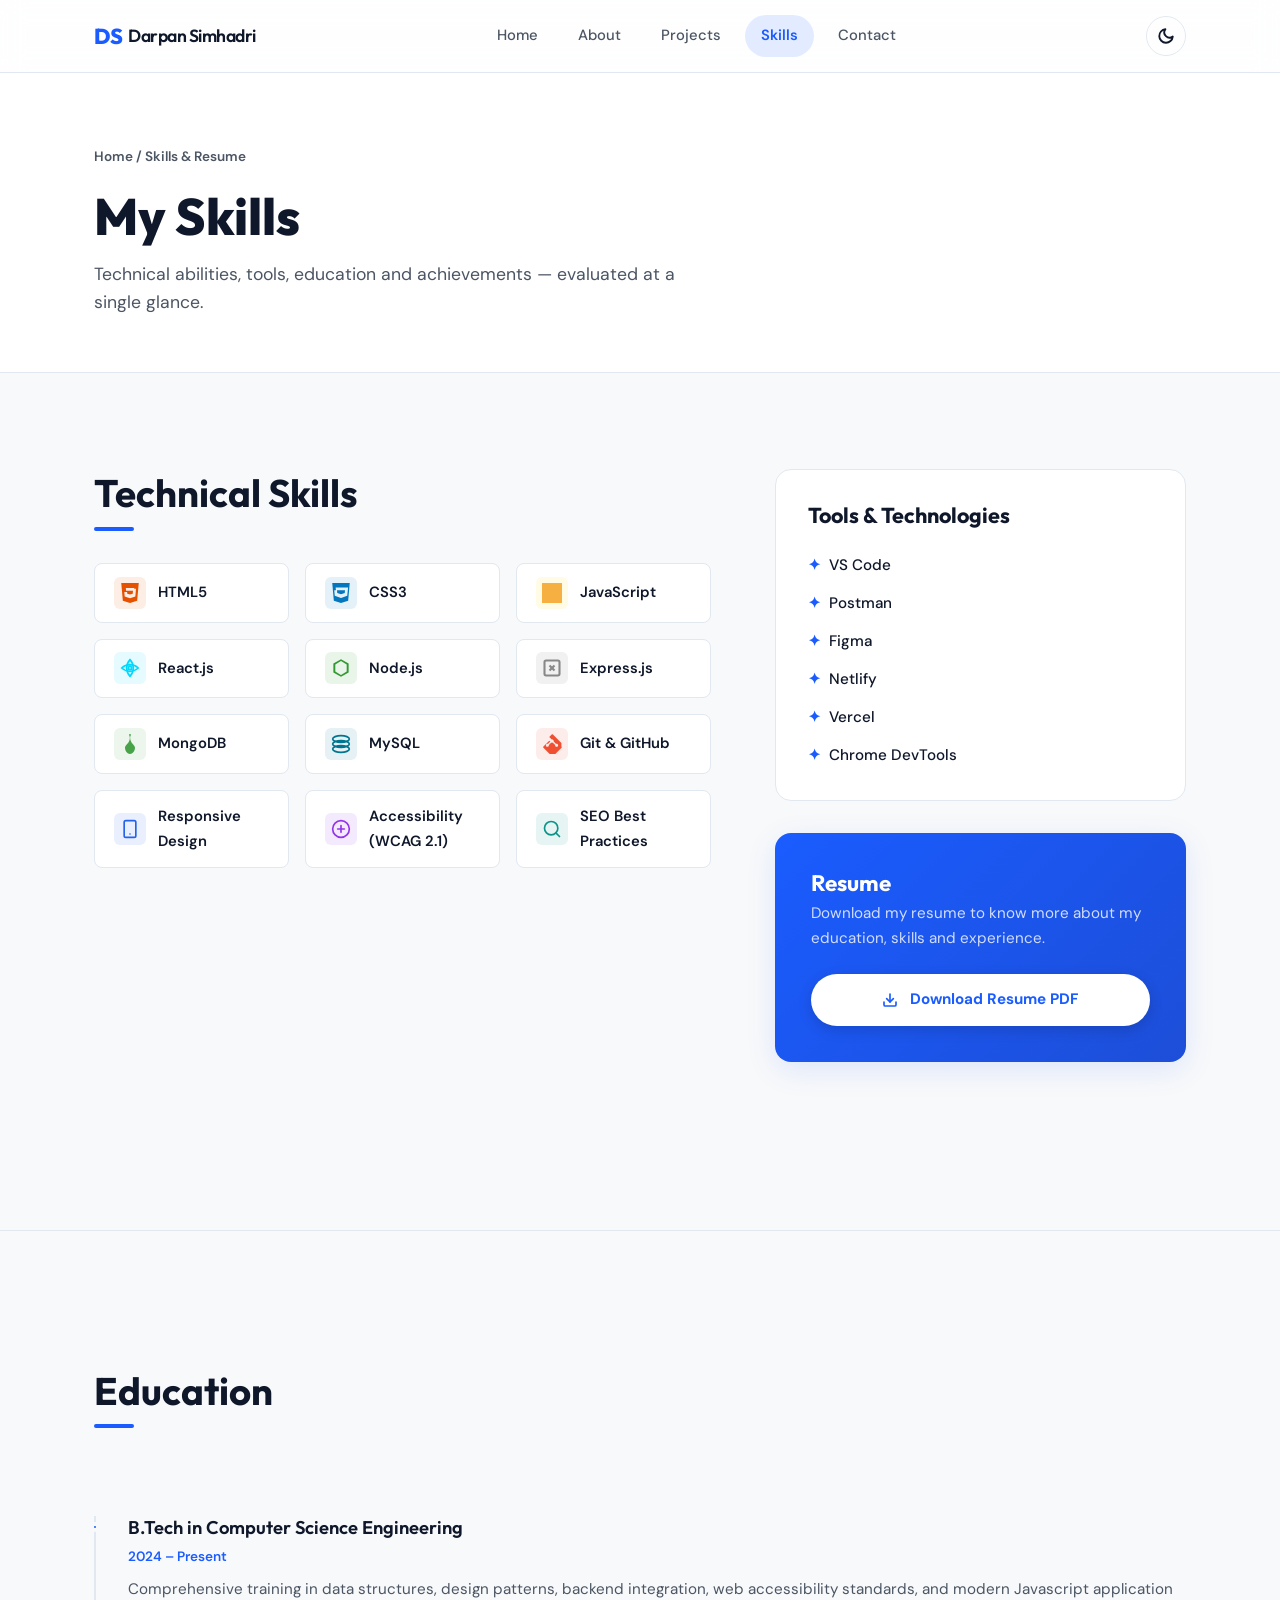
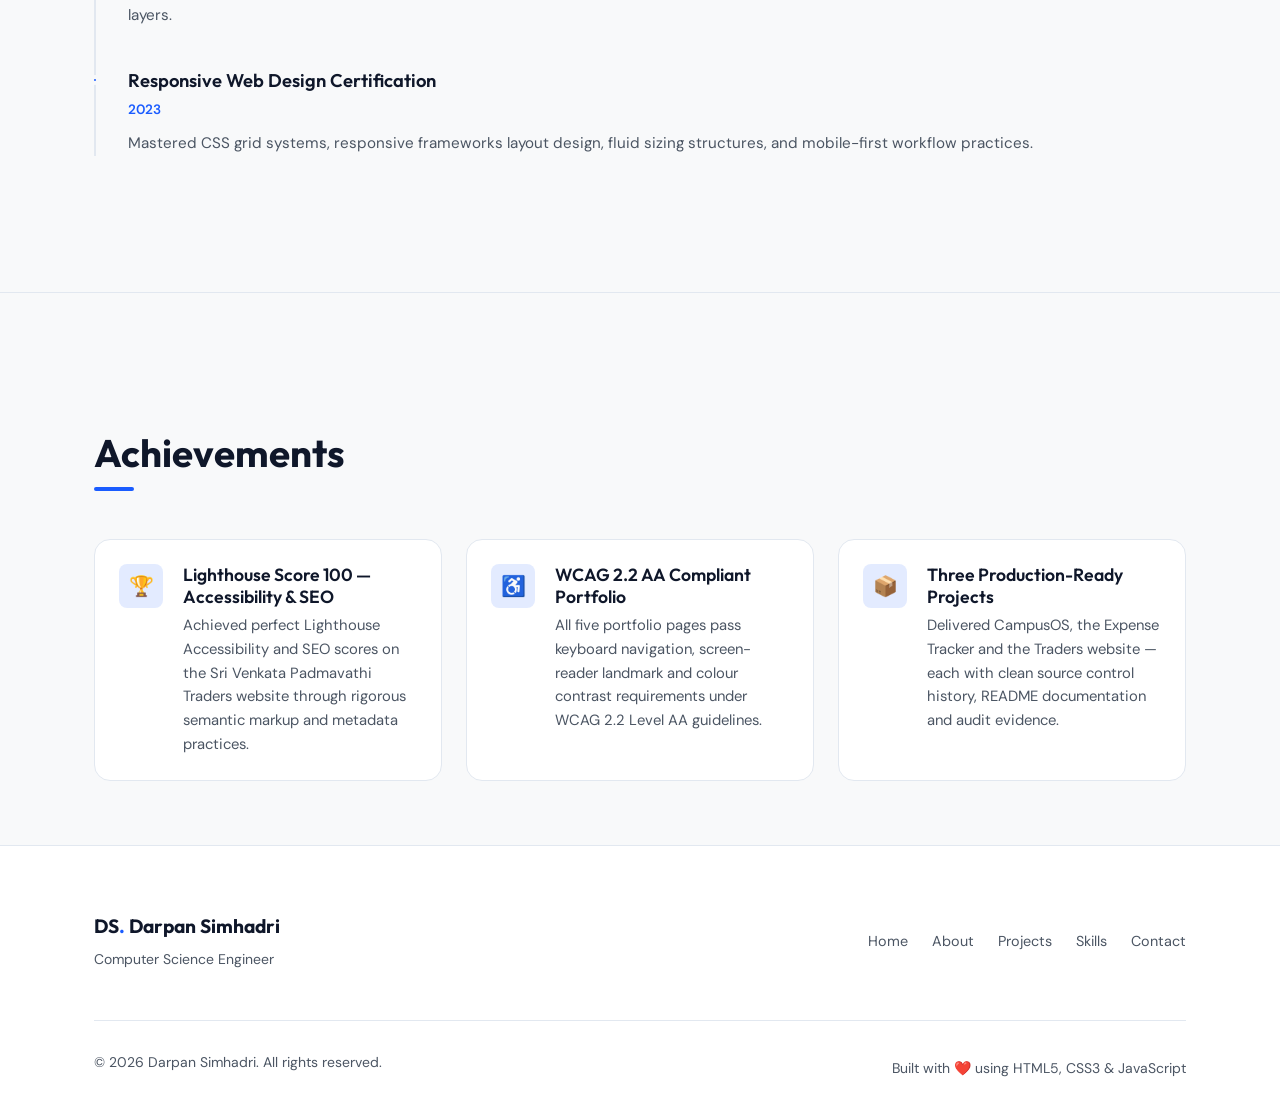
<file: skills.html>
<!doctype html>
<html lang="en">
<head>
  <meta charset="utf-8">
  <meta name="viewport" content="width=device-width, initial-scale=1">
  <title>Skills &amp; Resume │ Darpan Simhadri Portfolio</title>
  <meta name="description" content="Technical skills, tools and achievements of Darpan Simhadri — HTML5, CSS3, JavaScript, ReactJS, Tailwind CSS, Git and more.">
  <meta name="robots" content="index, follow">
  <meta property="og:title" content="Skills &amp; Resume │ Darpan Simhadri Portfolio">
  <meta property="og:description" content="Technical skills, tools and achievements of Darpan Simhadri.">
  <meta property="og:type" content="website">
  
  <script>
    (function () {
      const savedTheme = localStorage.getItem('theme');
      const systemPrefersDark = window.matchMedia('(prefers-color-scheme: dark)').matches;
      const theme = savedTheme || (systemPrefersDark ? 'dark' : 'light');
      document.documentElement.setAttribute('data-theme', theme);
    })();
  </script>

  <link rel="preconnect" href="https://fonts.googleapis.com">
  <link rel="preconnect" href="https://fonts.gstatic.com" crossorigin>
  <link href="https://fonts.googleapis.com/css2?family=DM+Sans:ital,opsz,wght@0,400;0,500;0,700;1,400&family=Outfit:wght@400;500;600;700;800&display=swap" rel="stylesheet">
  <link rel="stylesheet" href="assets/css/styles.css">
  <link rel="stylesheet" href="assets/css/responsive.css">
</head>
<body>

  <!-- Skip to main content -->
  <a class="skip-link" href="#main-content">Skip to main content</a>

  <!-- ── HEADER ─────────────────────────────────────────────── -->
  <header class="site-header">
    <div class="container">
      <a class="brand" href="index.html" aria-label="Darpan Simhadri – Home">DS<span>Darpan Simhadri</span></a>

      <button id="nav-toggle" class="nav-toggle" aria-controls="primary-nav" aria-expanded="false" aria-label="Open navigation">
        <svg width="22" height="22" viewBox="0 0 22 22" fill="none" aria-hidden="true" focusable="false">
          <rect y="4"  width="22" height="2" rx="1" fill="currentColor"/>
          <rect y="10" width="22" height="2" rx="1" fill="currentColor"/>
          <rect y="16" width="22" height="2" rx="1" fill="currentColor"/>
        </svg>
      </button>

      <nav id="primary-nav" class="primary-nav" aria-label="Primary">
        <a href="index.html">Home</a>
        <a href="about.html">About</a>
        <a href="projects.html">Projects</a>
        <a href="skills.html" aria-current="page">Skills</a>
        <a href="contact.html">Contact</a>
      </nav>

      <button id="theme-toggle" class="theme-toggle" aria-label="Toggle dark mode">
        <svg width="18" height="18" viewBox="0 0 24 24" fill="none" stroke="currentColor" stroke-width="2.5" stroke-linecap="round" stroke-linejoin="round" aria-hidden="true" focusable="false">
          <path d="M21 12.79A9 9 0 1 1 11.21 3 7 7 0 0 0 21 12.79z"></path>
        </svg>
      </button>
    </div>
  </header>

  <!-- ── MAIN ───────────────────────────────────────────────── -->
  <main id="main-content" tabindex="-1">

    <div class="page-hero">
      <div class="container">
        <nav aria-label="Breadcrumb" class="breadcrumb">
          <a href="index.html">Home</a> / Skills &amp; Resume
        </nav>
        <h1>My Skills</h1>
        <p>Technical abilities, tools, education and achievements — evaluated at a single glance.</p>
      </div>
    </div>

    <!-- Skills Grid Section -->
    <section class="section" aria-labelledby="skills-section-heading">
      <div class="container">
        <h2 id="skills-section-heading" class="visually-hidden">Technical Skills &amp; Competencies</h2>
        
        <div class="skills-outer-grid">
          
          <!-- Left Column: Technical Skills Cards -->
          <div>
            <h2 class="section-title" style="margin-bottom: 2rem;">Technical Skills</h2>
            <div class="skills-grid">
              
              <!-- HTML5 -->
              <div class="skill-card">
                <div class="skill-icon-wrap" style="background: rgba(230, 81, 0, 0.1); color: #E65100;">
                  <svg width="20" height="20" viewBox="0 0 24 24" fill="currentColor"><path d="M1.5 0h21l-1.9 21.2L12 24l-8.6-2.8L1.5 0zm15.4 6H7l.3 3.4h8.3l-.3 3.4-3.3 1.1-3.3-1.1-.2-2h-3.3l.4 5.4 6.4 2.1 6.4-2.1.8-9.3H17l-.1-2z"/></svg>
                </div>
                <span class="skill-name">HTML5</span>
              </div>

              <!-- CSS3 -->
              <div class="skill-card">
                <div class="skill-icon-wrap" style="background: rgba(2, 119, 189, 0.1); color: #0277BD;">
                  <svg width="20" height="20" viewBox="0 0 24 24" fill="currentColor"><path d="M1.5 0h21l-1.9 21.2L12 24l-8.6-2.8L1.5 0zm16.9 5.5H5.6l.3 3.3h10.9l-.3 3.3-4.5 1.5-4.5-1.5-.3-3.3H3.9l.6 6.6 7.5 2.5 7.5-2.5 1-10.1z"/></svg>
                </div>
                <span class="skill-name">CSS3</span>
              </div>

              <!-- JavaScript -->
              <div class="skill-card">
                <div class="skill-icon-wrap" style="background: rgba(255, 214, 0, 0.1); color: #F5B041;">
                  <svg width="20" height="20" viewBox="0 0 24 24" fill="currentColor"><path d="M0 0h24v24H0V0zm20.8 17.8c-.8-.5-1.6-1-2.4-1-.8 0-1.2.4-1.2.9 0 .5.3.8 1.1 1.1 1.7.7 2.9 1.4 2.9 3.5 0 2-1.6 3.7-4.4 3.7-2.6 0-4-1.2-4.8-2.6l2.3-1.4c.5.9 1.2 1.5 2.3 1.5 1.1 0 1.6-.5 1.6-1.1 0-.6-.5-.9-1.4-1.3-1.8-.7-3.1-1.6-3.1-3.6 0-1.8 1.4-3.4 4.1-3.4 2 0 3.5.9 4.3 2.3l-2.1 1.5z"/></svg>
                </div>
                <span class="skill-name">JavaScript</span>
              </div>

              <!-- React.js -->
              <div class="skill-card">
                <div class="skill-icon-wrap" style="background: rgba(0, 216, 255, 0.1); color: #00D8FF;">
                  <svg width="20" height="20" viewBox="0 0 24 24" fill="none" stroke="currentColor" stroke-width="2"><circle cx="12" cy="12" r="2"/><path d="M12 2a15.3 15.3 0 0 1 4 10 15.3 15.3 0 0 1-4 10 15.3 15.3 0 0 1-4-10 15.3 15.3 0 0 1 4-10z"/><path d="M2 12a15.3 15.3 0 0 1 10-4 15.3 15.3 0 0 1 10 4 15.3 15.3 0 0 1-10 4 15.3 15.3 0 0 1-10-4z"/></svg>
                </div>
                <span class="skill-name">React.js</span>
              </div>

              <!-- Node.js -->
              <div class="skill-card">
                <div class="skill-icon-wrap" style="background: rgba(51, 153, 51, 0.1); color: #339933;">
                  <svg width="20" height="20" viewBox="0 0 24 24" fill="currentColor"><path d="M12 1.414l9.167 5.25v10.672L12 22.586l-9.167-5.25V6.664L12 1.414zm0 2.302L5.167 7.712v8.576L12 20.284l6.833-3.996V7.712L12 3.716z"/></svg>
                </div>
                <span class="skill-name">Node.js</span>
              </div>

              <!-- Express.js -->
              <div class="skill-card">
                <div class="skill-icon-wrap" style="background: rgba(120, 120, 120, 0.1); color: #888888;">
                  <svg width="20" height="20" viewBox="0 0 24 24" fill="none" stroke="currentColor" stroke-width="2.5"><rect x="3" y="3" width="18" height="18" rx="2" ry="2"/><line x1="9" y1="9" x2="15" y2="15"/><line x1="15" y1="9" x2="9" y2="15"/></svg>
                </div>
                <span class="skill-name">Express.js</span>
              </div>

              <!-- MongoDB -->
              <div class="skill-card">
                <div class="skill-icon-wrap" style="background: rgba(71, 162, 72, 0.1); color: #47A248;">
                  <svg width="20" height="20" viewBox="0 0 24 24" fill="currentColor"><path d="M12 0c-.5 0-1 .4-1.2 1 .3.4 1 2.3 1 3.5C11.8 11.5 6 12.8 6 16.5 6 20 8.7 24 12 24s6-4 6-7.5c0-3.7-5.8-5-5.8-12 0-1.2.7-3.1 1-3.5-.2-.6-.7-1-1.2-1z"/></svg>
                </div>
                <span class="skill-name">MongoDB</span>
              </div>

              <!-- MySQL -->
              <div class="skill-card">
                <div class="skill-icon-wrap" style="background: rgba(0, 117, 143, 0.1); color: #00758F;">
                  <svg width="20" height="20" viewBox="0 0 24 24" fill="none" stroke="currentColor" stroke-width="2"><path d="M12 2c5.523 0 10 1.79 10 4s-4.477 4-10 4S2 8.21 2 6s4.477-4 10-4zm0 6c5.523 0 10 1.79 10 4s-4.477 4-10 4S2 14.21 2 12s4.477-4 10-4zm0 6c5.523 0 10 1.79 10 4s-4.477 4-10 4S2 20.21 2 18s4.477-4 10-4z"/></svg>
                </div>
                <span class="skill-name">MySQL</span>
              </div>

              <!-- Git & GitHub -->
              <div class="skill-card">
                <div class="skill-icon-wrap" style="background: rgba(240, 80, 50, 0.1); color: #F05032;">
                  <svg width="20" height="20" viewBox="0 0 24 24" fill="currentColor"><path d="M23.3 10.9L13.1.7C12.7.3 12 .3 11.6.7L8.7 3.6l3 3c.6-.2 1.3 0 1.8.5.5.5.7 1.2.5 1.8l3 3c.6-.2 1.3 0 1.8.5.7.7.7 1.8 0 2.5s-1.8.7-2.5 0c-.5-.5-.7-1.2-.5-1.8l-3-3c-.2.2-.5.3-.8.3-.3 0-.6-.1-.8-.3l-3 3c.2.6 0 1.3-.5 1.8-.7.7-1.8.7-2.5 0s-.7-1.8 0-2.5c.5-.5 1.2-.7 1.8-.5l3-3L8.7 8.1l-7 7c-.4.4-.4 1 0 1.4l10.2 10.2c.4.4 1 .4 1.4 0l10.2-10.2c.3-.4.3-1-.2-1.4z"/></svg>
                </div>
                <span class="skill-name">Git &amp; GitHub</span>
              </div>

              <!-- Responsive Design -->
              <div class="skill-card">
                <div class="skill-icon-wrap" style="background: rgba(37, 99, 235, 0.1); color: #2563EB;">
                  <svg width="20" height="20" viewBox="0 0 24 24" fill="none" stroke="currentColor" stroke-width="2" stroke-linecap="round" stroke-linejoin="round"><rect x="5" y="2" width="14" height="20" rx="2" ry="2"/><line x1="12" y1="18" x2="12.01" y2="18"/></svg>
                </div>
                <span class="skill-name">Responsive Design</span>
              </div>

              <!-- Accessibility -->
              <div class="skill-card">
                <div class="skill-icon-wrap" style="background: rgba(147, 51, 234, 0.1); color: #9333EA;">
                  <svg width="20" height="20" viewBox="0 0 24 24" fill="none" stroke="currentColor" stroke-width="2" stroke-linecap="round" stroke-linejoin="round"><circle cx="12" cy="12" r="10"/><path d="M12 8v8"/><path d="M8 12h8"/></svg>
                </div>
                <span class="skill-name">Accessibility (WCAG 2.1)</span>
              </div>

              <!-- SEO Best Practices -->
              <div class="skill-card">
                <div class="skill-icon-wrap" style="background: rgba(13, 148, 136, 0.1); color: #0D9488;">
                  <svg width="20" height="20" viewBox="0 0 24 24" fill="none" stroke="currentColor" stroke-width="2" stroke-linecap="round" stroke-linejoin="round"><circle cx="11" cy="11" r="8"/><line x1="21" y1="21" x2="16.65" y2="16.65"/></svg>
                </div>
                <span class="skill-name">SEO Best Practices</span>
              </div>

            </div>
          </div>
          
          <!-- Right Column: Tools & Technologies & Resume -->
          <div>
            <div class="tools-box">
              <h2 class="h3" style="font-weight: 700;">Tools &amp; Technologies</h2>
              <ul class="tools-list">
                <li>VS Code</li>
                <li>Postman</li>
                <li>Figma</li>
                <li>Netlify</li>
                <li>Vercel</li>
                <li>Chrome DevTools</li>
              </ul>
            </div>

            <!-- Resume Download Card -->
            <div class="resume-box">
              <div>
                <h3>Resume</h3>
                <p>Download my resume to know more about my education, skills and experience.</p>
              </div>
              <a href="#" class="btn btn-resume" aria-label="Download Darpan Simhadri resume as PDF (placeholder)">
                <svg width="16" height="16" viewBox="0 0 24 24" fill="none" stroke="currentColor" stroke-width="2.5" stroke-linecap="round" stroke-linejoin="round" aria-hidden="true" style="margin-right: 4px;"><path d="M21 15v4a2 2 0 0 1-2 2H5a2 2 0 0 1-2-2v-4"/><polyline points="7 10 12 15 17 10"/><line x1="12" y1="15" x2="12" y2="3"/></svg>
                Download Resume PDF
              </a>
            </div>
          </div>

        </div>
      </div>
    </section>

    <hr class="divider" aria-hidden="true">

    <!-- Education Section -->
    <section class="section-sm" aria-labelledby="edu-heading">
      <div class="container">
        <h2 id="edu-heading" class="section-title">Education</h2>
        <div class="timeline">
          <div class="timeline-item">
            <h3>B.Tech in Computer Science Engineering</h3>
            <span>2024 – Present</span>
            <p>Comprehensive training in data structures, design patterns, backend integration, web accessibility standards, and modern Javascript application layers.</p>
          </div>
          <div class="timeline-item">
            <h3>Responsive Web Design Certification</h3>
            <span>2023</span>
            <p>Mastered CSS grid systems, responsive frameworks layout design, fluid sizing structures, and mobile-first workflow practices.</p>
          </div>
        </div>
      </div>
    </section>

    <hr class="divider" aria-hidden="true">

    <!-- Achievements Section -->
    <section class="section-sm" aria-labelledby="achievements-heading">
      <div class="container">
        <h2 id="achievements-heading" class="section-title">Achievements</h2>
        <div class="achievement-list">
          
          <div class="achievement">
            <div class="achievement-icon" aria-hidden="true">🏆</div>
            <div>
              <h3>Lighthouse Score 100 — Accessibility &amp; SEO</h3>
              <p>Achieved perfect Lighthouse Accessibility and SEO scores on the Sri Venkata Padmavathi Traders website through rigorous semantic markup and metadata practices.</p>
            </div>
          </div>
          
          <div class="achievement">
            <div class="achievement-icon" aria-hidden="true">♿</div>
            <div>
              <h3>WCAG 2.2 AA Compliant Portfolio</h3>
              <p>All five portfolio pages pass keyboard navigation, screen-reader landmark and colour contrast requirements under WCAG 2.2 Level AA guidelines.</p>
            </div>
          </div>
          
          <div class="achievement">
            <div class="achievement-icon" aria-hidden="true">📦</div>
            <div>
              <h3>Three Production-Ready Projects</h3>
              <p>Delivered CampusOS, the Expense Tracker and the Traders website — each with clean source control history, README documentation and audit evidence.</p>
            </div>
          </div>
          
        </div>
      </div>
    </section>

  </main>

  <!-- ── FOOTER ─────────────────────────────────────────────── -->
  <footer class="site-footer">
    <div class="container">
      <div class="footer-inner">
        <div>
          <p class="footer-brand">DS<span>.</span> Darpan Simhadri</p>
          <p class="footer-tagline">Computer Science Engineer</p>
        </div>
        <nav aria-label="Footer navigation">
          <ul class="footer-links">
            <li><a href="index.html">Home</a></li>
            <li><a href="about.html">About</a></li>
            <li><a href="projects.html">Projects</a></li>
            <li><a href="skills.html">Skills</a></li>
            <li><a href="contact.html">Contact</a></li>
          </ul>
        </nav>
      </div>
      <div class="footer-bottom">
        <p>&copy; 2026 Darpan Simhadri. All rights reserved.</p>
        <p>Built with ❤️ using HTML5, CSS3 &amp; JavaScript</p>
      </div>
    </div>
  </footer>

  <script src="assets/js/main.js"></script>
</body>
</html>
</file>
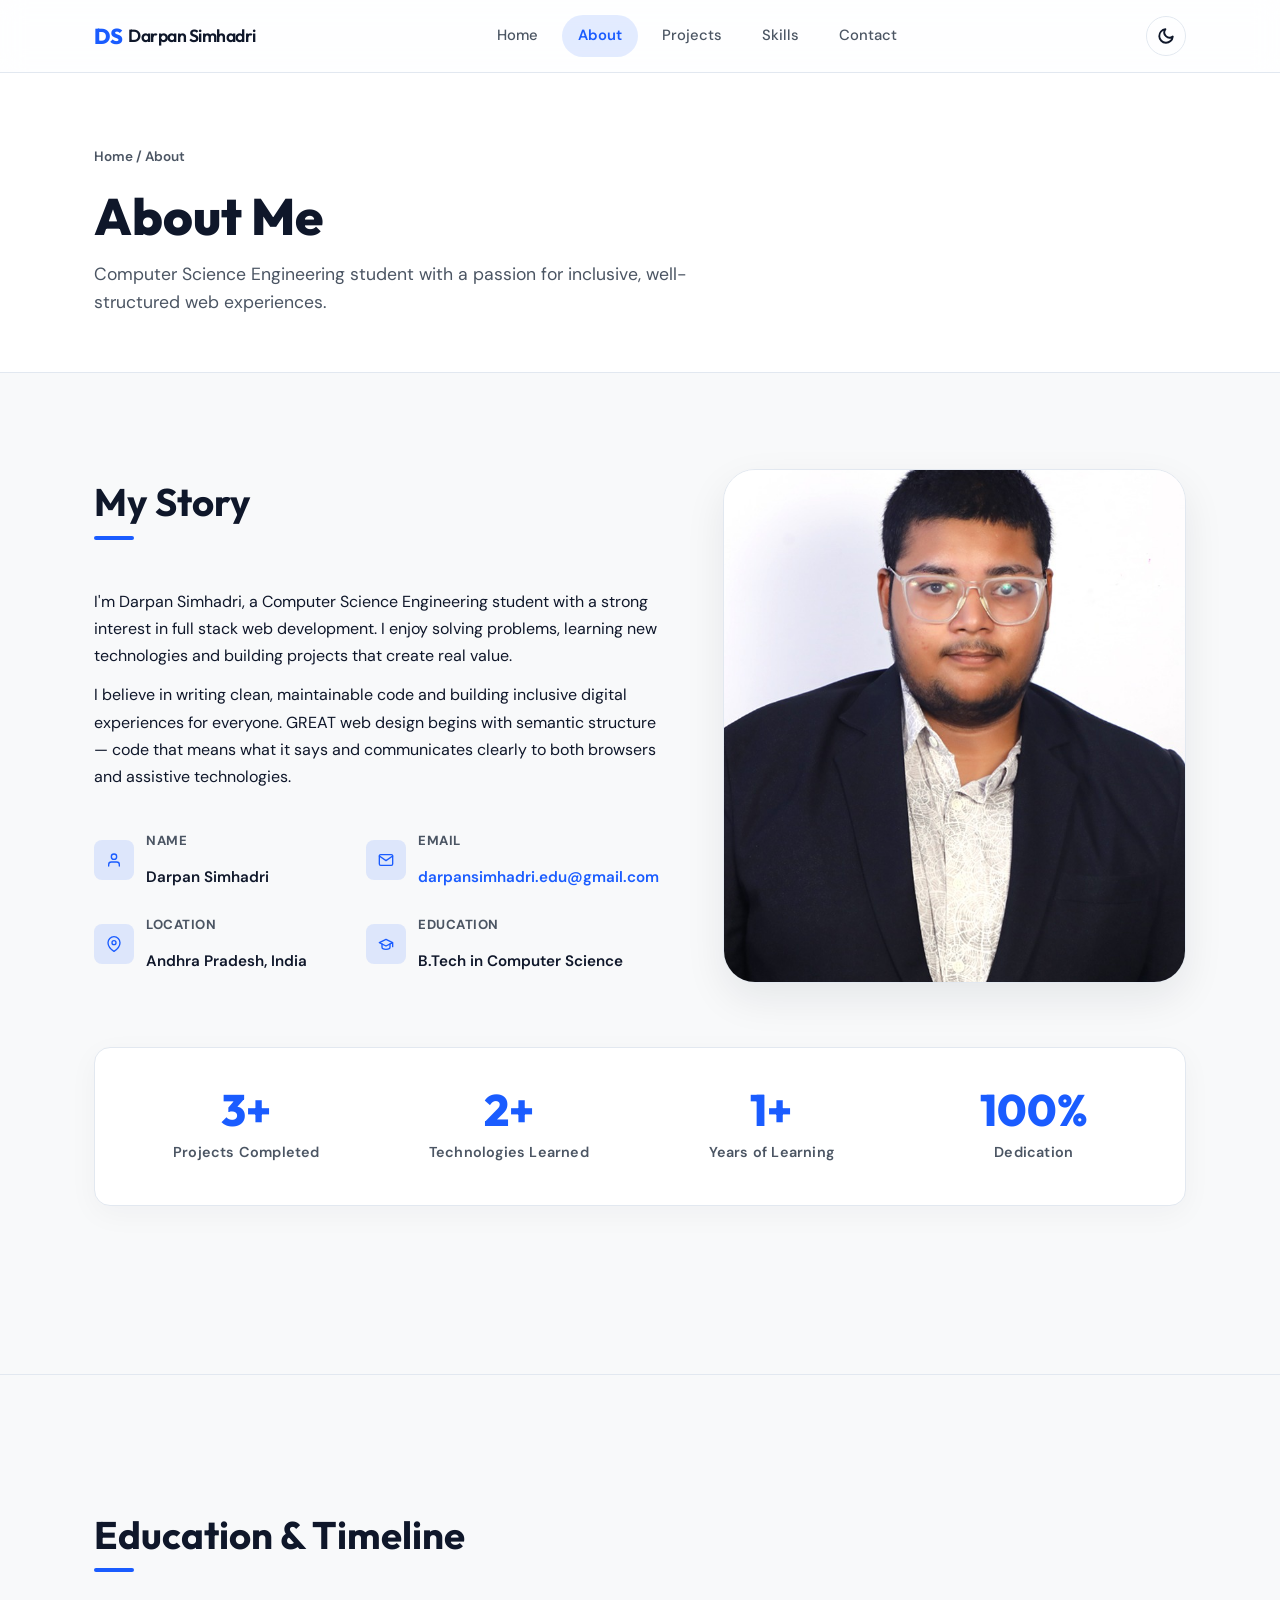
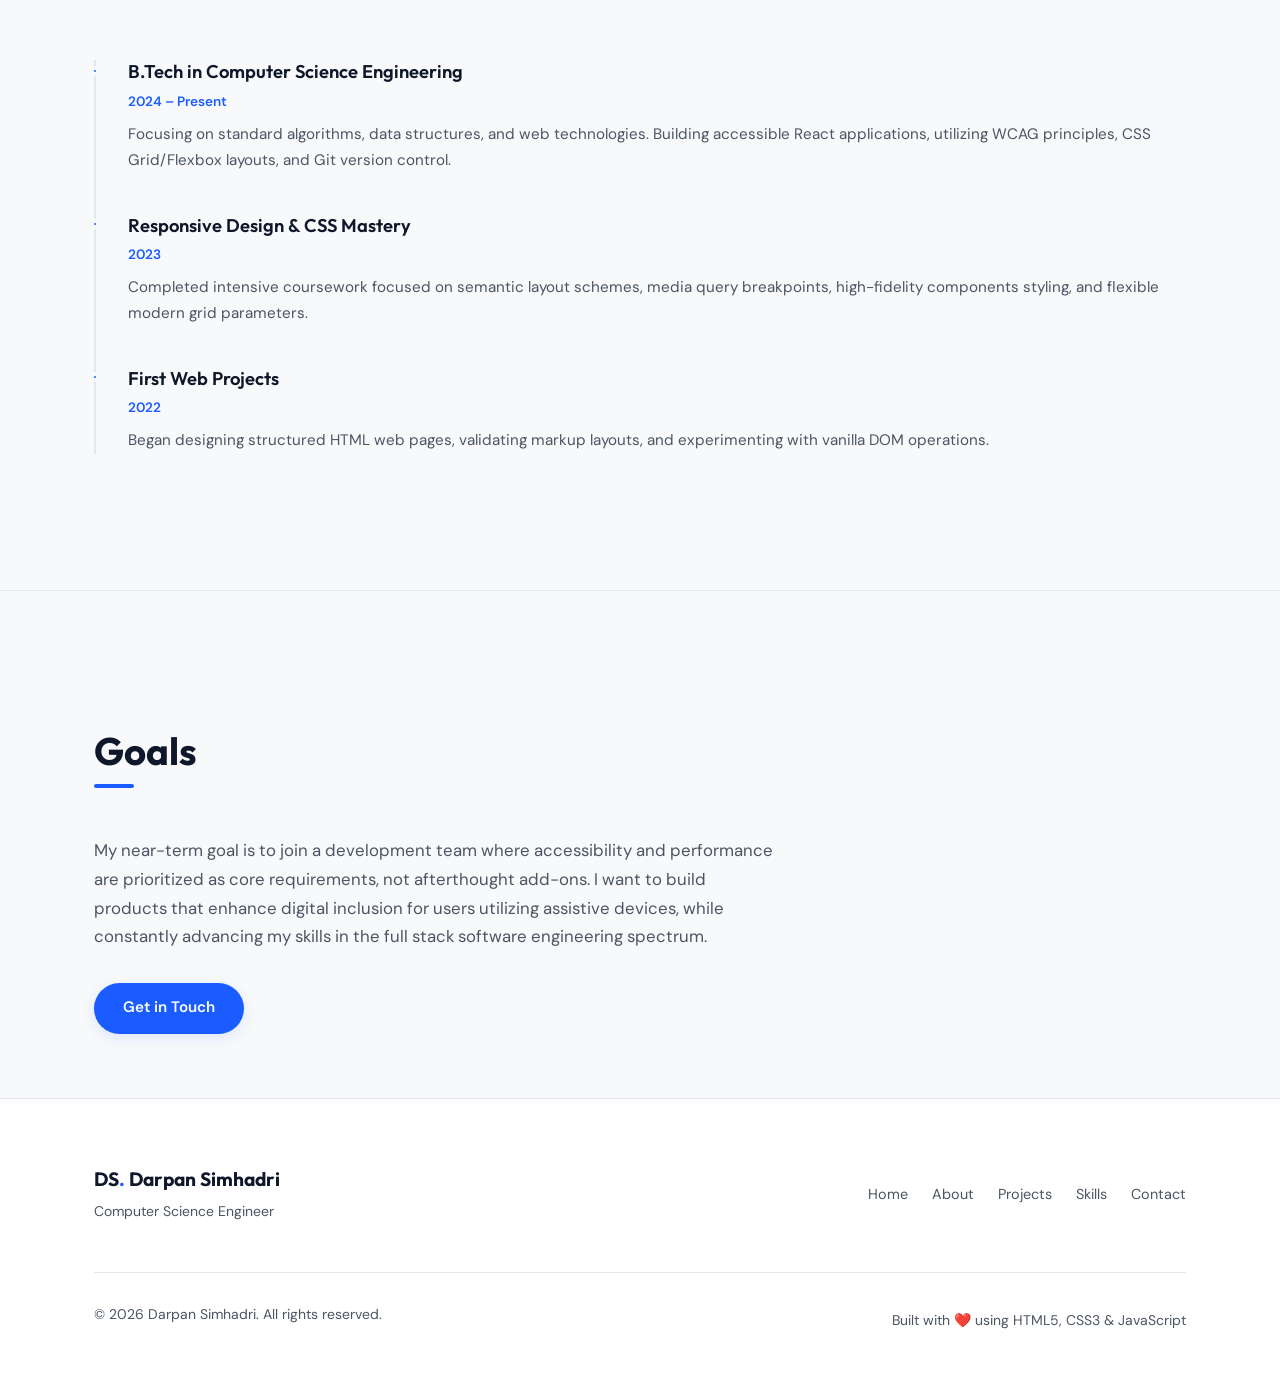
<file: portfolio/about.html>
<!doctype html>
<html lang="en">
<head>
  <meta charset="utf-8">
  <meta name="viewport" content="width=device-width, initial-scale=1">
  <title>About │ Darpan Simhadri Portfolio</title>
  <meta name="description" content="Learn about Darpan Simhadri — a Computer Science Engineering student passionate about accessible web design, semantic HTML5 and modern JavaScript.">
  <meta name="robots" content="index, follow">
  <meta property="og:title" content="About │ Darpan Simhadri Portfolio">
  <meta property="og:description" content="Background, education and goals of Darpan Simhadri.">
  <meta property="og:type" content="website">
  
  <script>
    (function () {
      const savedTheme = localStorage.getItem('theme');
      const systemPrefersDark = window.matchMedia('(prefers-color-scheme: dark)').matches;
      const theme = savedTheme || (systemPrefersDark ? 'dark' : 'light');
      document.documentElement.setAttribute('data-theme', theme);
    })();
  </script>

  <link rel="preconnect" href="https://fonts.googleapis.com">
  <link rel="preconnect" href="https://fonts.gstatic.com" crossorigin>
  <link href="https://fonts.googleapis.com/css2?family=DM+Sans:ital,opsz,wght@0,400;0,500;0,700;1,400&family=Outfit:wght@400;500;600;700;800&display=swap" rel="stylesheet">
  <link rel="stylesheet" href="assets/css/styles.css">
  <link rel="stylesheet" href="assets/css/responsive.css">
</head>
<body>

  <!-- Skip to main content -->
  <a class="skip-link" href="#main-content">Skip to main content</a>

  <!-- ── HEADER ─────────────────────────────────────────────── -->
  <header class="site-header">
    <div class="container">
      <a class="brand" href="index.html" aria-label="Darpan Simhadri – Home">DS<span>Darpan Simhadri</span></a>

      <button id="nav-toggle" class="nav-toggle" aria-controls="primary-nav" aria-expanded="false" aria-label="Open navigation">
        <svg width="22" height="22" viewBox="0 0 22 22" fill="none" aria-hidden="true" focusable="false">
          <rect y="4"  width="22" height="2" rx="1" fill="currentColor"/>
          <rect y="10" width="22" height="2" rx="1" fill="currentColor"/>
          <rect y="16" width="22" height="2" rx="1" fill="currentColor"/>
        </svg>
      </button>

      <nav id="primary-nav" class="primary-nav" aria-label="Primary">
        <a href="index.html">Home</a>
        <a href="about.html" aria-current="page">About</a>
        <a href="projects.html">Projects</a>
        <a href="skills.html">Skills</a>
        <a href="contact.html">Contact</a>
      </nav>

      <button id="theme-toggle" class="theme-toggle" aria-label="Toggle dark mode">
        <svg width="18" height="18" viewBox="0 0 24 24" fill="none" stroke="currentColor" stroke-width="2.5" stroke-linecap="round" stroke-linejoin="round" aria-hidden="true" focusable="false">
          <path d="M21 12.79A9 9 0 1 1 11.21 3 7 7 0 0 0 21 12.79z"></path>
        </svg>
      </button>
    </div>
  </header>

  <!-- ── MAIN ───────────────────────────────────────────────── -->
  <main id="main-content" tabindex="-1">

    <!-- Page Hero -->
    <div class="page-hero">
      <div class="container">
        <nav aria-label="Breadcrumb" class="breadcrumb">
          <a href="index.html">Home</a> / About
        </nav>
        <h1>About Me</h1>
        <p>Computer Science Engineering student with a passion for inclusive, well-structured web experiences.</p>
      </div>
    </div>

    <!-- Biography & Details -->
    <section class="section" aria-labelledby="bio-heading">
      <div class="container">
        <div class="about-grid">

          <div>
            <h2 id="bio-heading" class="section-title">My Story</h2>
            <p>I'm Darpan Simhadri, a Computer Science Engineering student with a strong interest in full stack web development. I enjoy solving problems, learning new technologies and building projects that create real value.</p>
            <p>I believe in writing clean, maintainable code and building inclusive digital experiences for everyone. GREAT web design begins with semantic structure — code that means what it says and communicates clearly to both browsers and assistive technologies.</p>
            
            <div class="bio-details-list">
              <div class="bio-detail-item">
                <div class="bio-detail-icon" aria-hidden="true">
                  <svg width="16" height="16" viewBox="0 0 24 24" fill="none" stroke="currentColor" stroke-width="2" stroke-linecap="round" stroke-linejoin="round"><path d="M20 21v-2a4 4 0 0 0-4-4H8a4 4 0 0 0-4 4v2"/><circle cx="12" cy="7" r="4"/></svg>
                </div>
                <div class="bio-detail-text">
                  <p class="bio-detail-label">Name</p>
                  <p class="bio-detail-val">Darpan Simhadri</p>
                </div>
              </div>

              <div class="bio-detail-item">
                <div class="bio-detail-icon" aria-hidden="true">
                  <svg width="16" height="16" viewBox="0 0 24 24" fill="none" stroke="currentColor" stroke-width="2" stroke-linecap="round" stroke-linejoin="round"><path d="M4 4h16c1.1 0 2 .9 2 2v12c0 1.1-.9 2-2 2H4c-1.1 0-2-.9-2-2V6c0-1.1.9-2 2-2z"/><polyline points="22,6 12,13 2,6"/></svg>
                </div>
                <div class="bio-detail-text">
                  <p class="bio-detail-label">Email</p>
                  <p class="bio-detail-val"><a href="mailto:darpansimhadri.edu@gmail.com">darpansimhadri.edu@gmail.com</a></p>
                </div>
              </div>

              <div class="bio-detail-item">
                <div class="bio-detail-icon" aria-hidden="true">
                  <svg width="16" height="16" viewBox="0 0 24 24" fill="none" stroke="currentColor" stroke-width="2" stroke-linecap="round" stroke-linejoin="round"><path d="M21 10c0 7-9 13-9 13s-9-6-9-13a9 9 0 0 1 18 0z"/><circle cx="12" cy="10" r="3"/></svg>
                </div>
                <div class="bio-detail-text">
                  <p class="bio-detail-label">Location</p>
                  <p class="bio-detail-val">Andhra Pradesh, India</p>
                </div>
              </div>

              <div class="bio-detail-item">
                <div class="bio-detail-icon" aria-hidden="true">
                  <svg width="16" height="16" viewBox="0 0 24 24" fill="none" stroke="currentColor" stroke-width="2" stroke-linecap="round" stroke-linejoin="round"><path d="M22 10v6M2 10l10-5 10 5-10 5z"/><path d="M6 12v5c0 2 2 3 6 3s6-1 6-3v-5"/></svg>
                </div>
                <div class="bio-detail-text">
                  <p class="bio-detail-label">Education</p>
                  <p class="bio-detail-val">B.Tech in Computer Science</p>
                </div>
              </div>
            </div>
          </div>

          <div class="about-avatar-wrapper">
            <img src="assets/images/darpan_profile.png" alt="Portrait photo of Darpan Simhadri with warm expression">
          </div>

        </div>

        <!-- Horizontal Stats Banner -->
        <div class="stats-banner">
          <div class="stat-item">
            <span class="stat-number">3+</span>
            <span class="stat-label">Projects Completed</span>
          </div>
          <div class="stat-item">
            <span class="stat-number">2+</span>
            <span class="stat-label">Technologies Learned</span>
          </div>
          <div class="stat-item">
            <span class="stat-number">1+</span>
            <span class="stat-label">Years of Learning</span>
          </div>
          <div class="stat-item">
            <span class="stat-number">100%</span>
            <span class="stat-label">Dedication</span>
          </div>
        </div>

      </div>
    </section>

    <hr class="divider" aria-hidden="true">

    <!-- Education & Timeline -->
    <section class="section-sm" aria-labelledby="education-heading">
      <div class="container">
        <h2 id="education-heading" class="section-title">Education &amp; Timeline</h2>
        <div class="timeline" role="list">

          <div class="timeline-item" role="listitem">
            <h3>B.Tech in Computer Science Engineering</h3>
            <span>2024 – Present</span>
            <p>Focusing on standard algorithms, data structures, and web technologies. Building accessible React applications, utilizing WCAG principles, CSS Grid/Flexbox layouts, and Git version control.</p>
          </div>

          <div class="timeline-item" role="listitem">
            <h3>Responsive Design &amp; CSS Mastery</h3>
            <span>2023</span>
            <p>Completed intensive coursework focused on semantic layout schemes, media query breakpoints, high-fidelity components styling, and flexible modern grid parameters.</p>
          </div>

          <div class="timeline-item" role="listitem">
            <h3>First Web Projects</h3>
            <span>2022</span>
            <p>Began designing structured HTML web pages, validating markup layouts, and experimenting with vanilla DOM operations.</p>
          </div>

        </div>
      </div>
    </section>

    <hr class="divider" aria-hidden="true">

    <!-- Goals -->
    <section class="section-sm" aria-labelledby="goals-heading">
      <div class="container">
        <h2 id="goals-heading" class="section-title">Goals</h2>
        <p style="max-width:680px; color:var(--text-muted); font-size:1.05rem; line-height:1.7;">My near-term goal is to join a development team where accessibility and performance are prioritized as core requirements, not afterthought add-ons. I want to build products that enhance digital inclusion for users utilizing assistive devices, while constantly advancing my skills in the full stack software engineering spectrum.</p>
        <p class="mt-2">
          <a href="contact.html" class="btn btn-primary">Get in Touch</a>
        </p>
      </div>
    </section>

  </main>

  <!-- ── FOOTER ─────────────────────────────────────────────── -->
  <footer class="site-footer">
    <div class="container">
      <div class="footer-inner">
        <div>
          <p class="footer-brand">DS<span>.</span> Darpan Simhadri</p>
          <p class="footer-tagline">Computer Science Engineer</p>
        </div>
        <nav aria-label="Footer navigation">
          <ul class="footer-links">
            <li><a href="index.html">Home</a></li>
            <li><a href="about.html">About</a></li>
            <li><a href="projects.html">Projects</a></li>
            <li><a href="skills.html">Skills</a></li>
            <li><a href="contact.html">Contact</a></li>
          </ul>
        </nav>
      </div>
      <div class="footer-bottom">
        <p>&copy; 2026 Darpan Simhadri. All rights reserved.</p>
        <p>Built with ❤️ using HTML5, CSS3 &amp; JavaScript</p>
      </div>
    </div>
  </footer>

  <script src="assets/js/main.js"></script>
</body>
</html>
</file>
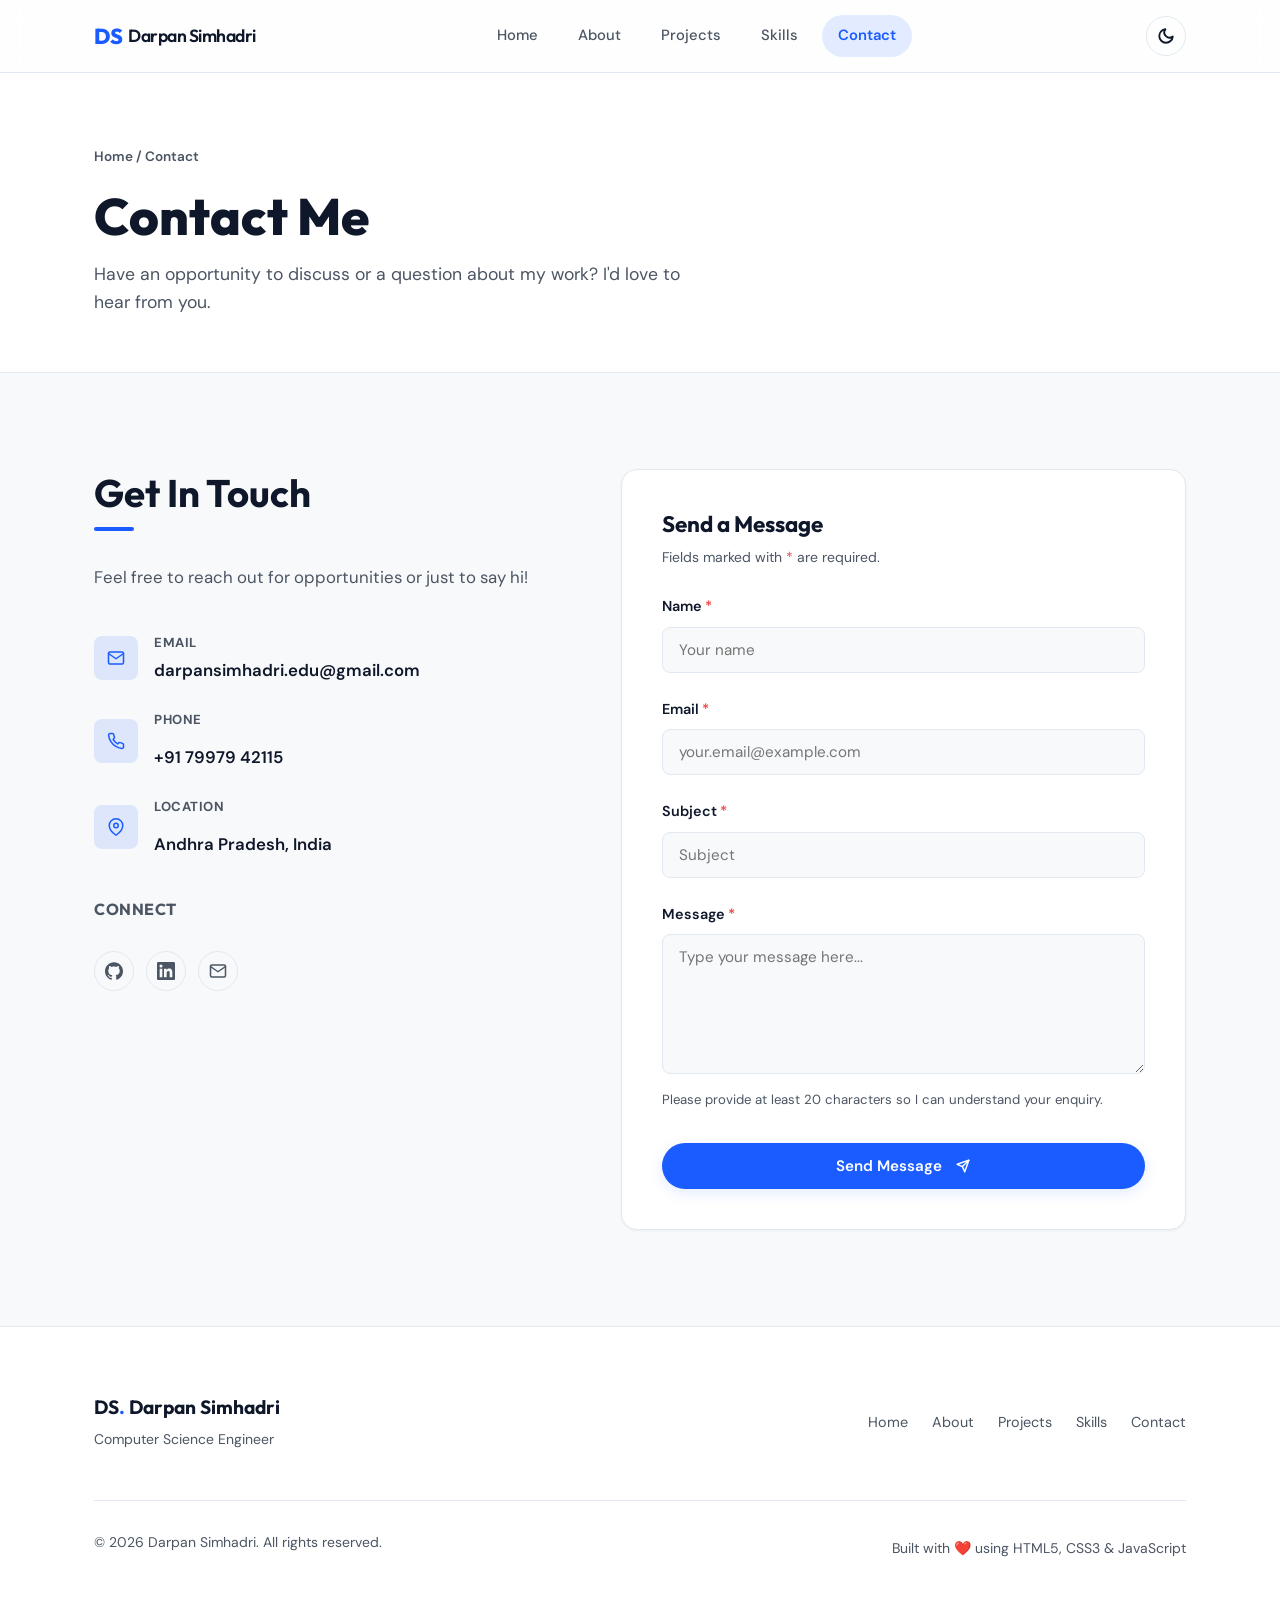
<file: portfolio/contact.html>
<!doctype html>
<html lang="en">
<head>
  <meta charset="utf-8">
  <meta name="viewport" content="width=device-width, initial-scale=1">
  <title>Contact │ Darpan Simhadri Portfolio</title>
  <meta name="description" content="Get in touch with Darpan Simhadri — use the accessible contact form or find social and email details on this page.">
  <meta name="robots" content="index, follow">
  <meta property="og:title" content="Contact │ Darpan Simhadri Portfolio">
  <meta property="og:description" content="Contact Darpan Simhadri via the accessible enquiry form or social links.">
  <meta property="og:type" content="website">
  
  <script>
    (function () {
      const savedTheme = localStorage.getItem('theme');
      const systemPrefersDark = window.matchMedia('(prefers-color-scheme: dark)').matches;
      const theme = savedTheme || (systemPrefersDark ? 'dark' : 'light');
      document.documentElement.setAttribute('data-theme', theme);
    })();
  </script>

  <link rel="preconnect" href="https://fonts.googleapis.com">
  <link rel="preconnect" href="https://fonts.gstatic.com" crossorigin>
  <link href="https://fonts.googleapis.com/css2?family=DM+Sans:ital,opsz,wght@0,400;0,500;0,700;1,400&family=Outfit:wght@400;500;600;700;800&display=swap" rel="stylesheet">
  <link rel="stylesheet" href="assets/css/styles.css">
  <link rel="stylesheet" href="assets/css/responsive.css">
</head>
<body>

  <!-- Skip to main content -->
  <a class="skip-link" href="#main-content">Skip to main content</a>

  <!-- ── HEADER ─────────────────────────────────────────────── -->
  <header class="site-header">
    <div class="container">
      <a class="brand" href="index.html" aria-label="Darpan Simhadri – Home">DS<span>Darpan Simhadri</span></a>

      <button id="nav-toggle" class="nav-toggle" aria-controls="primary-nav" aria-expanded="false" aria-label="Open navigation">
        <svg width="22" height="22" viewBox="0 0 22 22" fill="none" aria-hidden="true" focusable="false">
          <rect y="4"  width="22" height="2" rx="1" fill="currentColor"/>
          <rect y="10" width="22" height="2" rx="1" fill="currentColor"/>
          <rect y="16" width="22" height="2" rx="1" fill="currentColor"/>
        </svg>
      </button>

      <nav id="primary-nav" class="primary-nav" aria-label="Primary">
        <a href="index.html">Home</a>
        <a href="about.html">About</a>
        <a href="projects.html">Projects</a>
        <a href="skills.html">Skills</a>
        <a href="contact.html" aria-current="page">Contact</a>
      </nav>

      <button id="theme-toggle" class="theme-toggle" aria-label="Toggle dark mode">
        <svg width="18" height="18" viewBox="0 0 24 24" fill="none" stroke="currentColor" stroke-width="2.5" stroke-linecap="round" stroke-linejoin="round" aria-hidden="true" focusable="false">
          <path d="M21 12.79A9 9 0 1 1 11.21 3 7 7 0 0 0 21 12.79z"></path>
        </svg>
      </button>
    </div>
  </header>

  <!-- ── MAIN ───────────────────────────────────────────────── -->
  <main id="main-content" tabindex="-1">

    <div class="page-hero">
      <div class="container">
        <nav aria-label="Breadcrumb" class="breadcrumb">
          <a href="index.html">Home</a> / Contact
        </nav>
        <h1>Contact Me</h1>
        <p>Have an opportunity to discuss or a question about my work? I'd love to hear from you.</p>
      </div>
    </div>

    <section class="section" aria-labelledby="contact-heading">
      <div class="container">
        <h2 id="contact-heading" class="visually-hidden">Contact information and enquiry form</h2>
        
        <div class="contact-grid">

          <!-- Left Column: Contact details -->
          <div>
            <h2 class="section-title" style="margin-bottom: 2rem;">Get In Touch</h2>
            <p style="color: var(--text-muted); margin-bottom: 2.5rem; font-size: 1.05rem;">Feel free to reach out for opportunities or just to say hi!</p>

            <div>
              <!-- Email -->
              <div class="contact-detail">
                <span class="contact-icon" aria-hidden="true">
                  <svg width="18" height="18" viewBox="0 0 24 24" fill="none" stroke="currentColor" stroke-width="2" stroke-linecap="round" stroke-linejoin="round"><path d="M4 4h16c1.1 0 2 .9 2 2v12c0 1.1-.9 2-2 2H4c-1.1 0-2-.9-2-2V6c0-1.1.9-2 2-2z"/><polyline points="22,6 12,13 2,6"/></svg>
                </span>
                <div class="contact-detail-body">
                  <p>Email</p>
                  <a href="mailto:darpansimhadri.edu@gmail.com">darpansimhadri.edu@gmail.com</a>
                </div>
              </div>

              <!-- Phone -->
              <div class="contact-detail">
                <span class="contact-icon" aria-hidden="true">
                  <svg width="18" height="18" viewBox="0 0 24 24" fill="none" stroke="currentColor" stroke-width="2" stroke-linecap="round" stroke-linejoin="round"><path d="M22 16.92v3a2 2 0 0 1-2.18 2 19.79 19.79 0 0 1-8.63-3.07 19.5 19.5 0 0 1-6-6 19.79 19.79 0 0 1-3.07-8.67A2 2 0 0 1 4.11 2h3a2 2 0 0 1 2 1.72 12.84 12.84 0 0 0 .7 2.81 2 2 0 0 1-.45 2.11L8.09 9.91a16 16 0 0 0 6 6l1.27-1.27a2 2 0 0 1 2.11-.45 12.84 12.84 0 0 0 2.81.7A2 2 0 0 1 22 16.92z"/></svg>
                </span>
                <div class="contact-detail-body">
                  <p>Phone</p>
                  <p>+91 79979 42115</p>
                </div>
              </div>

              <!-- Location -->
              <div class="contact-detail">
                <span class="contact-icon" aria-hidden="true">
                  <svg width="18" height="18" viewBox="0 0 24 24" fill="none" stroke="currentColor" stroke-width="2" stroke-linecap="round" stroke-linejoin="round"><path d="M21 10c0 7-9 13-9 13s-9-6-9-13a9 9 0 0 1 18 0z"/><circle cx="12" cy="10" r="3"/></svg>
                </span>
                <div class="contact-detail-body">
                  <p>Location</p>
                  <p>Andhra Pradesh, India</p>
                </div>
              </div>
            </div>

            <h3 style="font-size: 1rem; font-weight: 700; margin: 2.5rem 0 .75rem; text-transform: uppercase; letter-spacing: 0.5px; color: var(--text-muted);">Connect</h3>
            <div class="social-links">
              <!-- GitHub -->
              <a href="https://github.com" class="social-link" aria-label="Darpan Simhadri on GitHub (opens in a new tab)" target="_blank" rel="noopener noreferrer">
                <svg width="18" height="18" viewBox="0 0 24 24" fill="currentColor" aria-hidden="true"><path d="M12 .297c-6.63 0-12 5.373-12 12 0 5.303 3.438 9.8 8.205 11.385.6.113.82-.258.82-.577 0-.285-.01-1.04-.015-2.04-3.338.724-4.042-1.61-4.042-1.61C4.422 18.07 3.633 17.7 3.633 17.7c-1.087-.744.084-.729.084-.729 1.205.084 1.838 1.236 1.838 1.236 1.07 1.835 2.809 1.305 3.495.998.108-.776.417-1.305.76-1.605-2.665-.3-5.466-1.332-5.466-5.93 0-1.31.465-2.38 1.235-3.22-.135-.303-.54-1.523.105-3.176 0 0 1.005-.322 3.3 1.23.96-.267 1.98-.399 3-.405 1.02.006 2.04.138 3 .405 2.28-1.552 3.285-1.23 3.285-1.23.645 1.653.24 2.873.12 3.176.765.84 1.23 1.91 1.23 3.22 0 4.61-2.805 5.625-5.475 5.92.42.36.81 1.096.81 2.22 0 1.606-.015 2.896-.015 3.286 0 .315.21.69.825.57C20.565 22.092 24 17.592 24 12.297c0-6.627-5.373-12-12-12"/></svg>
              </a>
              <!-- LinkedIn -->
              <a href="https://linkedin.com" class="social-link" aria-label="Darpan Simhadri on LinkedIn (opens in a new tab)" target="_blank" rel="noopener noreferrer">
                <svg width="18" height="18" viewBox="0 0 24 24" fill="currentColor" aria-hidden="true"><path d="M20.447 20.452h-3.554v-5.569c0-1.328-.027-3.037-1.852-3.037-1.853 0-2.136 1.445-2.136 2.939v5.667H9.351V9h3.414v1.561h.046c.477-.9 1.637-1.85 3.37-1.85 3.601 0 4.267 2.37 4.267 5.455v6.286zM5.337 7.433a2.062 2.062 0 0 1-2.063-2.065 2.064 2.064 0 1 1 2.063 2.065zm1.782 13.019H3.555V9h3.564v11.452zM22.225 0H1.771C.792 0 0 .774 0 1.729v20.542C0 23.227.792 24 1.771 24h20.451C23.2 24 24 23.227 24 22.271V1.729C24 .774 23.2 0 22.222 0h.003z"/></svg>
              </a>
              <!-- Envelope -->
              <a href="mailto:darpansimhadri.edu@gmail.com" class="social-link" aria-label="Email Darpan Simhadri">
                <svg width="18" height="18" viewBox="0 0 24 24" fill="none" stroke="currentColor" stroke-width="2" stroke-linecap="round" stroke-linejoin="round"><path d="M4 4h16c1.1 0 2 .9 2 2v12c0 1.1-.9 2-2 2H4c-1.1 0-2-.9-2-2V6c0-1.1.9-2 2-2z"/><polyline points="22,6 12,13 2,6"/></svg>
              </a>
            </div>
          </div>

          <!-- Right Column: Contact form -->
          <div class="contact-form-wrap">
            <h2 style="font-size: 1.4rem; font-weight: 700; margin-bottom: 0.5rem;">Send a Message</h2>
            <p style="color: var(--text-muted); font-size: .875rem; margin-bottom: 1.5rem">
              Fields marked with <span aria-label="required" style="color: var(--error)">*</span> are required.
            </p>

            <div id="form-feedback" role="status" aria-live="polite" tabindex="-1"></div>

            <form id="contact-form" novalidate aria-label="Contact enquiry form">

              <div class="form-row">
                <label for="name">
                  Name<span class="required-indicator" aria-hidden="true">*</span>
                </label>
                <input
                  type="text"
                  id="name"
                  name="name"
                  required
                  autocomplete="name"
                  aria-required="true"
                  aria-describedby="name-error"
                  placeholder="Your name"
                >
                <span id="name-error" class="field-error" role="alert"></span>
              </div>

              <div class="form-row">
                <label for="email">
                  Email<span class="required-indicator" aria-hidden="true">*</span>
                </label>
                <input
                  type="email"
                  id="email"
                  name="email"
                  required
                  autocomplete="email"
                  aria-required="true"
                  aria-describedby="email-error"
                  placeholder="your.email@example.com"
                >
                <span id="email-error" class="field-error" role="alert"></span>
              </div>

              <div class="form-row">
                <label for="subject">
                  Subject<span class="required-indicator" aria-hidden="true">*</span>
                </label>
                <input
                  type="text"
                  id="subject"
                  name="subject"
                  required
                  aria-required="true"
                  aria-describedby="subject-error"
                  placeholder="Subject"
                >
                <span id="subject-error" class="field-error" role="alert"></span>
              </div>

              <div class="form-row">
                <label for="message">
                  Message<span class="required-indicator" aria-hidden="true">*</span>
                </label>
                <textarea
                  id="message"
                  name="message"
                  required
                  aria-required="true"
                  aria-describedby="message-error message-hint"
                  placeholder="Type your message here..."
                ></textarea>
                <p id="message-hint" class="form-note">Please provide at least 20 characters so I can understand your enquiry.</p>
                <span id="message-error" class="field-error" role="alert"></span>
              </div>

              <button type="submit" class="btn btn-primary" style="width: 100%; margin-top: 0.5rem;">
                Send Message
                <svg width="14" height="14" viewBox="0 0 24 24" fill="none" stroke="currentColor" stroke-width="2.5" stroke-linecap="round" stroke-linejoin="round" aria-hidden="true" style="margin-left: 6px;"><line x1="22" y1="2" x2="11" y2="13"/><polygon points="22 2 15 22 11 13 2 9 22 2"/></svg>
              </button>

            </form>
          </div>

        </div>
      </div>
    </section>

  </main>

  <!-- ── FOOTER ─────────────────────────────────────────────── -->
  <footer class="site-footer">
    <div class="container">
      <div class="footer-inner">
        <div>
          <p class="footer-brand">DS<span>.</span> Darpan Simhadri</p>
          <p class="footer-tagline">Computer Science Engineer</p>
        </div>
        <nav aria-label="Footer navigation">
          <ul class="footer-links">
            <li><a href="index.html">Home</a></li>
            <li><a href="about.html">About</a></li>
            <li><a href="projects.html">Projects</a></li>
            <li><a href="skills.html">Skills</a></li>
            <li><a href="contact.html">Contact</a></li>
          </ul>
        </nav>
      </div>
      <div class="footer-bottom">
        <p>&copy; 2026 Darpan Simhadri. All rights reserved.</p>
        <p>Built with ❤️ using HTML5, CSS3 &amp; JavaScript</p>
      </div>
    </div>
  </footer>

  <script src="assets/js/main.js"></script>
</body>
</html>
</file>
<file: assets/css/styles.css>
/* ============================================================
   DARPAN SIMHADRI — PORTFOLIO CSS
   Aesthetic: Premium, Sleek, High-Tech, Dark-Mode-First
   Outfit + DM Sans Pairing.
   ============================================================ */

/* ── 1. TOKENS & RESPONSIVE VARIABLES ──────────────────────── */
:root {
  --font-display: 'Outfit', 'DM Sans', 'Segoe UI', sans-serif;
  --font-body:    'DM Sans', 'Segoe UI', sans-serif;

  --radius-sm: 8px;
  --radius:    16px;
  --radius-lg: 32px;

  --transition: 300ms cubic-bezier(0.4, 0, 0.2, 1);

  --max-w: 1140px;
  --gap:   2rem;
  
  /* Primary blue accent */
  --accent:      #1A5CFF;
  --accent-hover: #0F42CC;
  --accent-glow: rgba(26, 92, 255, 0.12);
  
  --error:       #EF4444;
  --success:     #10B981;
}

/* Light Theme Variables */
:root, [data-theme="light"] {
  --bg:          #F8F9FA;
  --surface:     #FFFFFF;
  --surface-card: #FFFFFF;
  --surface-glass: rgba(255, 255, 255, 0.85);
  --text:        #0F172A;
  --text-muted:  #4B5563;
  --border:      #E2E8F0;
  --border-glow: rgba(26, 92, 255, 0.08);
  --header-bg:   rgba(255, 255, 255, 0.85);
  --shadow-sm:   0 1px 3px rgba(0, 0, 0, 0.05);
  --shadow:      0 8px 30px rgba(15, 23, 42, 0.04);
  --shadow-lg:   0 16px 40px rgba(15, 23, 42, 0.08);
  --badge-bg:    #F1F5F9;
  --highlight-card-bg: #FFFFFF;
}

/* Dark Theme Variables */
[data-theme="dark"] {
  --bg:          #030712;
  --surface:     #0B0F19;
  --surface-card: #0F172A;
  --surface-glass: rgba(11, 15, 25, 0.85);
  --text:        #F9FAFB;
  --text-muted:  #9CA3AF;
  --border:      #1F2937;
  --border-glow: rgba(59, 130, 246, 0.15);
  --header-bg:   rgba(3, 7, 18, 0.85);
  --shadow-sm:   0 1px 3px rgba(0, 0, 0, 0.5);
  --shadow:      0 10px 30px rgba(0, 0, 0, 0.4);
  --shadow-lg:   0 20px 50px rgba(0, 0, 0, 0.6);
  --badge-bg:    #1E293B;
  --highlight-card-bg: #0B0F19;
  --accent:      #3B82F6;
  --accent-hover: #2563EB;
  --accent-glow: rgba(59, 130, 246, 0.18);
}

/* ── 2. RESET ───────────────────────────────────────────────── */
*, *::before, *::after { box-sizing: border-box; margin: 0; padding: 0; }
html { scroll-behavior: smooth; font-size: 16px; height: 100%; }
body {
  font-family: var(--font-body);
  background: var(--bg);
  color: var(--text);
  line-height: 1.7;
  -webkit-font-smoothing: antialiased;
  min-height: 100%;
  display: flex;
  flex-direction: column;
  transition: background-color var(--transition), color var(--transition);
}
img, svg { display: block; max-width: 100%; height: auto; }
ul, ol { list-style: none; }
a { color: var(--accent); text-decoration: none; transition: color var(--transition); }
a:hover { color: var(--accent-hover); }
button { font-family: inherit; cursor: pointer; border: none; background: none; color: inherit; }
h1, h2, h3, h4 {
  font-family: var(--font-display);
  color: var(--text);
  line-height: 1.25;
  font-weight: 700;
}
p + p { margin-top: .75rem; }

/* ── 3. TYPOGRAPHY SCALE ───────────────────────────────────── */
.h1 { font-size: clamp(2.4rem, 6vw, 4rem); font-weight: 800; letter-spacing: -1px; }
.h2 { font-size: clamp(1.8rem, 4vw, 2.5rem); font-weight: 700; letter-spacing: -0.5px; }
.h3 { font-size: 1.35rem; font-weight: 600; }
.lead { font-size: 1.15rem; color: var(--text-muted); line-height: 1.6; }

/* ── 4. ACCESSIBILITY HELPERS ──────────────────────────────── */
.visually-hidden {
  position: absolute;
  width: 1px; height: 1px;
  padding: 0; margin: -1px;
  overflow: hidden;
  clip: rect(0,0,0,0);
  white-space: nowrap;
  border: 0;
}

/* Skip link */
.skip-link {
  position: absolute;
  top: -100%;
  left: 1.5rem;
  padding: .75rem 1.5rem;
  background: var(--accent);
  color: #fff;
  font-weight: 700;
  border-radius: var(--radius-sm);
  text-decoration: none;
  z-index: 9999;
  transition: top var(--transition);
}
.skip-link:focus { top: 1.5rem; }

/* Focus ring */
:focus-visible {
  outline: 3px solid var(--accent);
  outline-offset: 3px;
  border-radius: var(--radius-sm);
}

/* ── 5. LAYOUT UTILITIES ───────────────────────────────────── */
.container {
  width: 100%;
  max-width: var(--max-w);
  margin: 0 auto;
  padding: 0 1.5rem;
}
.section { padding: 6rem 0; }
.section-sm { padding: 4rem 0; }
.section-title {
  font-family: var(--font-display);
  font-size: clamp(1.8rem, 4vw, 2.4rem);
  color: var(--text);
  margin-bottom: 3rem;
  position: relative;
  display: inline-block;
  font-weight: 700;
}
.section-title::after {
  content: '';
  display: block;
  height: 4px;
  width: 40px;
  background: var(--accent);
  margin-top: .6rem;
  border-radius: 2px;
}

/* ── 6. HEADER / NAV ───────────────────────────────────────── */
.site-header {
  position: sticky;
  top: 0;
  z-index: 100;
  background: var(--header-bg);
  backdrop-filter: blur(12px);
  border-bottom: 1px solid var(--border);
  transition: background-color var(--transition), border-color var(--transition);
}
.site-header .container {
  display: flex;
  align-items: center;
  justify-content: space-between;
  height: 72px;
}

/* Brand */
.brand {
  font-family: var(--font-display);
  font-size: 1.35rem;
  font-weight: 800;
  color: var(--accent);
  text-decoration: none;
  letter-spacing: -0.5px;
  display: flex;
  align-items: center;
}
.brand span {
  color: var(--text);
  font-weight: 600;
  font-size: 1.1rem;
  margin-left: 0.4rem;
}

/* Primary nav */
.primary-nav { display: flex; gap: .5rem; align-items: center; }
.primary-nav a {
  padding: .5rem 1rem;
  border-radius: 999px;
  font-size: .925rem;
  font-weight: 500;
  color: var(--text-muted);
  text-decoration: none;
  transition: background var(--transition), color var(--transition);
}
.primary-nav a:hover { background: var(--accent-glow); color: var(--accent); }
.primary-nav a[aria-current="page"] {
  background: var(--accent-glow);
  color: var(--accent);
  font-weight: 600;
}

/* Theme Toggle */
.theme-toggle {
  display: flex;
  align-items: center;
  justify-content: center;
  width: 40px; height: 40px;
  border-radius: 50%;
  border: 1px solid var(--border);
  color: var(--text);
  transition: background var(--transition), border-color var(--transition);
  margin-left: 0.5rem;
}
.theme-toggle:hover {
  background: var(--accent-glow);
  border-color: var(--accent);
  color: var(--accent);
}
.theme-toggle svg { pointer-events: none; }

/* Hamburger */
.nav-toggle {
  display: none;
  align-items: center;
  justify-content: center;
  width: 40px; height: 40px;
  border-radius: var(--radius-sm);
  color: var(--text);
  transition: background var(--transition);
}
.nav-toggle:hover { background: var(--accent-glow); }
.nav-toggle svg { pointer-events: none; }

/* ── 7. FOOTER ─────────────────────────────────────────────── */
.site-footer {
  background: var(--surface);
  color: var(--text-muted);
  padding: 4rem 0 2.5rem;
  border-top: 1px solid var(--border);
  margin-top: auto;
  transition: background-color var(--transition), border-color var(--transition);
}
.footer-inner {
  display: flex;
  flex-wrap: wrap;
  gap: 2.5rem;
  justify-content: space-between;
  align-items: center;
}
.footer-brand { color: var(--text); font-family: var(--font-display); font-size: 1.2rem; font-weight: 700; }
.footer-brand span { color: var(--accent); }
.footer-tagline { font-size: .875rem; margin-top: .3rem; }
.footer-links { display: flex; gap: 1.5rem; flex-wrap: wrap; }
.footer-links a {
  color: var(--text-muted);
  text-decoration: none;
  font-size: .9rem;
  transition: color var(--transition);
}
.footer-links a:hover { color: var(--accent); }
.footer-bottom {
  margin-top: 3rem;
  padding-top: 1.5rem;
  border-top: 1px solid var(--border);
  font-size: .875rem;
  color: var(--text-muted);
  display: flex;
  justify-content: space-between;
  align-items: center;
  flex-wrap: wrap;
  gap: 1rem;
}

/* ── 8. BUTTONS ────────────────────────────────────────────── */
.btn {
  display: inline-flex;
  align-items: center;
  justify-content: center;
  gap: .5rem;
  padding: .8rem 1.8rem;
  border-radius: 999px;
  font-size: .95rem;
  font-weight: 600;
  text-decoration: none;
  transition: background var(--transition), color var(--transition),
              box-shadow var(--transition), transform var(--transition);
  cursor: pointer;
}
.btn:active { transform: translateY(1px); }

.btn-primary {
  background: var(--accent);
  color: #fff !important;
  border: none;
  box-shadow: 0 4px 14px var(--accent-glow);
}
.btn-primary:hover {
  background: var(--accent-hover);
  box-shadow: 0 6px 20px rgba(59, 130, 246, 0.35);
  transform: translateY(-1px);
}

.btn-outline {
  background: transparent;
  color: var(--text);
  border: 1px solid var(--border);
}
.btn-outline:hover {
  background: var(--accent-glow);
  color: var(--accent);
  border-color: var(--accent);
  transform: translateY(-1px);
}

.btn-ghost {
  background: transparent;
  color: var(--accent);
  border: 1px solid var(--border);
}
.btn-ghost:hover {
  background: var(--accent-glow);
  color: var(--accent);
  border-color: var(--accent);
}

/* ── 9. HERO (HOME) ────────────────────────────────────────── */
.hero {
  padding: 8rem 0 6rem;
  position: relative;
  overflow: hidden;
  background: radial-gradient(ellipse 50% 50% at 85% 30%, var(--accent-glow) 0%, transparent 80%), var(--bg);
}
.hero-inner {
  display: grid;
  grid-template-columns: 1.2fr 0.8fr;
  gap: 4rem;
  align-items: center;
}
.hero-text {
  display: flex;
  flex-direction: column;
  align-items: flex-start;
}
.hero-eyebrow {
  display: inline-flex;
  align-items: center;
  background: var(--accent-glow);
  border: 1px solid var(--border-glow);
  color: var(--accent);
  font-size: .825rem;
  font-weight: 600;
  letter-spacing: .05em;
  text-transform: uppercase;
  padding: .4rem 1.1rem;
  border-radius: 999px;
  margin-bottom: 1.5rem;
}
.hero h1 {
  font-size: clamp(2.6rem, 6.5vw, 4.2rem);
  margin-bottom: 1.5rem;
  letter-spacing: -1.5px;
  font-weight: 800;
}
.hero h1 em {
  font-style: normal;
  background: linear-gradient(135deg, var(--accent) 0%, #60A5FA 100%);
  -webkit-background-clip: text;
  -webkit-text-fill-color: transparent;
}
.hero-desc { font-size: 1.2rem; color: var(--text-muted); max-width: 520px; margin-bottom: 2.5rem; line-height: 1.6; }
.hero-actions { display: flex; gap: 1rem; flex-wrap: wrap; }

.hero-avatar-container {
  display: flex;
  justify-content: center;
  align-items: center;
}
.hero-avatar-wrapper {
  position: relative;
  width: 320px;
  height: 320px;
  border-radius: 50%;
  padding: 6px;
  background: linear-gradient(135deg, var(--accent) 0%, #10B981 100%);
  box-shadow: 0 12px 40px var(--accent-glow);
  transition: transform 0.5s ease, box-shadow 0.5s ease;
}
.hero-avatar-wrapper:hover {
  transform: scale(1.02);
  box-shadow: 0 16px 48px rgba(59, 130, 246, 0.3);
}
.hero-avatar-wrapper img {
  width: 100%;
  height: 100%;
  object-fit: cover;
  border-radius: 50%;
  background: var(--surface);
}

.scroll-indicator {
  display: flex;
  justify-content: center;
  align-items: center;
  margin-top: 5rem;
  animation: bounce 2s infinite;
}
.scroll-mouse {
  width: 24px;
  height: 38px;
  border: 2px solid var(--text-muted);
  border-radius: 12px;
  position: relative;
}
.scroll-wheel {
  width: 4px;
  height: 8px;
  background-color: var(--accent);
  border-radius: 2px;
  position: absolute;
  top: 6px;
  left: 50%;
  transform: translateX(-50%);
  animation: scroll 1.5s infinite;
}
@keyframes scroll {
  0% { opacity: 1; transform: translate(-50%, 0); }
  100% { opacity: 0; transform: translate(-50%, 8px); }
}
@keyframes bounce {
  0%, 20%, 50%, 80%, 100% { transform: translateY(0); }
  40% { transform: translateY(-8px); }
  60% { transform: translateY(-4px); }
}

/* ── 10. CARDS ─────────────────────────────────────────────── */
.card {
  background: var(--surface-card);
  border: 1px solid var(--border);
  border-radius: var(--radius);
  padding: 2rem;
  box-shadow: var(--shadow-sm);
  transition: box-shadow var(--transition), border-color var(--transition), transform var(--transition);
}
.card:hover { box-shadow: var(--shadow); border-color: var(--border-glow); transform: translateY(-3px); }

.card-grid {
  display: grid;
  grid-template-columns: repeat(auto-fill, minmax(320px, 1fr));
  gap: 2rem;
}

/* Project card */
.project-card {
  display: flex;
  flex-direction: column;
  overflow: hidden;
  padding: 0;
  height: 100%;
}
.project-img-wrapper {
  width: 100%;
  height: 210px;
  overflow: hidden;
  position: relative;
  background: var(--badge-bg);
  border-bottom: 1px solid var(--border);
}
.project-img-wrapper img {
  width: 100%;
  height: 100%;
  object-fit: cover;
  transition: transform 0.5s ease;
}
.project-card:hover .project-img-wrapper img {
  transform: scale(1.04);
}
.project-body {
  padding: 1.75rem;
  display: flex;
  flex-direction: column;
  flex: 1;
}
.project-card h3 { font-size: 1.35rem; margin-bottom: .6rem; }
.project-card p { color: var(--text-muted); font-size: .95rem; line-height: 1.6; }
.project-card .tags { margin: 1.25rem 0; display: flex; flex-wrap: wrap; gap: .5rem; }
.tag {
  background: var(--badge-bg);
  color: var(--accent);
  border: 1px solid var(--border-glow);
  font-size: .8rem;
  font-weight: 600;
  padding: .25rem .75rem;
  border-radius: 999px;
}
.card-footer { margin-top: auto; }

/* ── 11. ABOUT PAGE ────────────────────────────────────────── */
.about-grid {
  display: grid;
  grid-template-columns: 1.1fr 0.9fr;
  gap: 4rem;
  align-items: center;
}
.about-avatar-wrapper {
  position: relative;
  width: 100%;
  aspect-ratio: 0.9;
  border-radius: var(--radius-lg);
  overflow: hidden;
  border: 1px solid var(--border);
  box-shadow: var(--shadow-lg);
}
.about-avatar-wrapper img {
  width: 100%;
  height: 100%;
  object-fit: cover;
}
.bio-details-list {
  display: grid;
  grid-template-columns: 1fr 1fr;
  gap: 1.5rem;
  margin-top: 2.5rem;
}
.bio-detail-item {
  display: flex;
  align-items: center;
  gap: 0.75rem;
}
.bio-detail-icon {
  width: 40px; height: 40px;
  background: var(--accent-glow);
  color: var(--accent);
  border-radius: var(--radius-sm);
  display: flex; align-items: center; justify-content: center;
  flex-shrink: 0;
}
.bio-detail-text {
  font-size: 0.95rem;
}
.bio-detail-label {
  font-weight: 700;
  font-size: 0.825rem;
  color: var(--text-muted);
  text-transform: uppercase;
  letter-spacing: 0.5px;
}
.bio-detail-val {
  font-weight: 600;
  color: var(--text);
}

.stats-banner {
  display: grid;
  grid-template-columns: repeat(4, 1fr);
  gap: 1.5rem;
  background: var(--surface-card);
  border: 1px solid var(--border);
  border-radius: var(--radius);
  padding: 2.5rem 2rem;
  margin-top: 4rem;
  text-align: center;
  box-shadow: var(--shadow);
}
.stat-item {
  display: flex;
  flex-direction: column;
  gap: 0.5rem;
}
.stat-number {
  font-family: var(--font-display);
  font-size: clamp(2rem, 4vw, 2.75rem);
  font-weight: 800;
  color: var(--accent);
  line-height: 1;
}
.stat-label {
  font-size: 0.9rem;
  color: var(--text-muted);
  font-weight: 600;
  letter-spacing: 0.2px;
}

.timeline { margin-top: 2.5rem; border-left: 2px solid var(--border); padding-left: 2rem; }
.timeline-item { position: relative; margin-bottom: 2.5rem; }
.timeline-item:last-child { margin-bottom: 0; }
.timeline-item::before {
  content: '';
  position: absolute;
  left: -2.4rem;
  top: .35rem;
  width: 10px; height: 10px;
  background: var(--accent);
  border: 4px solid var(--bg);
  border-radius: 50%;
  transition: background-color var(--transition);
}
.timeline-item h3 { font-size: 1.15rem; font-weight: 600; margin-bottom: 0.2rem; }
.timeline-item span { font-size: .85rem; font-weight: 600; color: var(--accent); }
.timeline-item p { font-size: .95rem; margin-top: .5rem; color: var(--text-muted); }

/* ── 12. CONTACT FORM ──────────────────────────────────────── */
.contact-grid {
  display: grid;
  grid-template-columns: 0.9fr 1.1fr;
  gap: 4rem;
  align-items: start;
}
.contact-info h2 { font-size: 1.75rem; margin-bottom: 1rem; }
.contact-info p { color: var(--text-muted); margin-bottom: 2.5rem; }
.contact-detail {
  display: flex;
  align-items: center;
  gap: 1rem;
  margin-bottom: 1.5rem;
  font-size: .95rem;
}
.contact-icon {
  width: 44px; height: 44px;
  background: var(--accent-glow);
  color: var(--accent);
  border-radius: var(--radius-sm);
  display: flex; align-items: center; justify-content: center;
  flex-shrink: 0;
}
.contact-detail-body p:first-child {
  font-weight: 700; font-size: .82rem; color: var(--text-muted); text-transform: uppercase; letter-spacing: 0.5px; margin-bottom: .15rem;
}
.contact-detail-body p:last-child, .contact-detail-body a {
  font-weight: 600; color: var(--text); font-size: 1.05rem;
}
.social-links { display: flex; gap: .75rem; margin-top: 2rem; flex-wrap: wrap; }
.social-link {
  display: inline-flex;
  align-items: center;
  justify-content: center;
  width: 40px; height: 40px;
  border: 1px solid var(--border);
  border-radius: 50%;
  color: var(--text-muted);
  text-decoration: none;
  transition: background var(--transition), border-color var(--transition), color var(--transition);
}
.social-link:hover { background: var(--accent-glow); color: var(--accent); border-color: var(--accent); }

/* Form */
.contact-form-wrap { background: var(--surface-card); border: 1px solid var(--border); border-radius: var(--radius); padding: 2.5rem; box-shadow: var(--shadow-sm); }
.form-row { margin-bottom: 1.5rem; }
.form-row label { display: block; font-size: .9rem; font-weight: 600; color: var(--text); margin-bottom: .5rem; }
.required-indicator { color: var(--error); margin-left: .2rem; }
.form-row input,
.form-row textarea {
  width: 100%;
  padding: .75rem 1rem;
  border: 1.5px solid var(--border);
  border-radius: var(--radius-sm);
  font-family: var(--font-body);
  font-size: .95rem;
  color: var(--text);
  background: var(--bg);
  transition: border-color var(--transition), box-shadow var(--transition);
}
.form-row input:focus,
.form-row textarea:focus {
  outline: none;
  border-color: var(--accent);
  box-shadow: 0 0 0 3px var(--accent-glow);
  background: var(--surface);
}
.form-row input[aria-invalid="true"],
.form-row textarea[aria-invalid="true"] {
  border-color: var(--error);
  box-shadow: 0 0 0 3px rgba(239, 68, 68, 0.15);
}
.form-row textarea { min-height: 140px; resize: vertical; }
.field-error {
  display: none;
  color: var(--error);
  font-size: .825rem;
  margin-top: .4rem;
  font-weight: 600;
}
.field-error.visible { display: block; }
.form-note { font-size: .825rem; color: var(--text-muted); margin-top: .4rem; }

#form-feedback {
  padding: 1rem 1.25rem;
  border-radius: var(--radius-sm);
  font-weight: 600;
  font-size: .925rem;
  display: none;
  margin-bottom: 1.5rem;
}
#form-feedback.success { background: rgba(16, 185, 129, 0.12); color: var(--success); border: 1px solid rgba(16, 185, 129, 0.3); display: block; }
#form-feedback.error { background: rgba(239, 68, 68, 0.08); color: var(--error); border: 1px solid rgba(239, 68, 68, 0.2); display: block; }

/* ── 13. SKILLS PAGE ───────────────────────────────────────── */
.skills-outer-grid {
  display: grid;
  grid-template-columns: 1.2fr 0.8fr;
  gap: 4rem;
  align-items: start;
}
.skills-grid {
  display: grid;
  grid-template-columns: repeat(auto-fill, minmax(180px, 1fr));
  gap: 1rem;
}
.skill-card {
  display: flex;
  align-items: center;
  gap: 0.75rem;
  background: var(--surface-card);
  border: 1px solid var(--border);
  border-radius: var(--radius-sm);
  padding: .8rem 1.2rem;
  transition: transform var(--transition), border-color var(--transition), box-shadow var(--transition);
}
.skill-card:hover {
  transform: translateY(-2px);
  border-color: var(--accent);
  box-shadow: var(--shadow-sm);
}
.skill-icon-wrap {
  width: 32px;
  height: 32px;
  display: flex;
  align-items: center;
  justify-content: center;
  border-radius: 6px;
  flex-shrink: 0;
}
.skill-name {
  font-weight: 600;
  font-size: .925rem;
  color: var(--text);
}
.tools-box {
  background: var(--surface-card);
  border: 1px solid var(--border);
  border-radius: var(--radius);
  padding: 2rem;
  margin-bottom: 2rem;
}
.tools-list {
  display: flex;
  flex-direction: column;
  gap: 0.75rem;
  margin-top: 1.5rem;
}
.tools-list li {
  display: flex;
  align-items: center;
  gap: 0.5rem;
  font-size: .95rem;
  font-weight: 500;
  color: var(--text);
}
.tools-list li::before {
  content: "✦";
  color: var(--accent);
  font-weight: bold;
}

/* ── 14. PAGE HERO (inner pages) ───────────────────────────── */
.page-hero {
  background: var(--surface);
  color: var(--text);
  padding: 4.5rem 0 3.5rem;
  border-bottom: 1px solid var(--border);
  transition: background-color var(--transition), border-color var(--transition);
}
.page-hero h1 { color: var(--text); font-size: clamp(2.2rem, 5vw, 3.2rem); margin-bottom: .75rem; font-weight: 800; }
.page-hero p { color: var(--text-muted); font-size: 1.1rem; max-width: 600px; line-height: 1.6; }
.breadcrumb { font-size: .85rem; color: var(--text-muted); margin-bottom: 1rem; font-weight: 600; }
.breadcrumb a { color: var(--text-muted); text-decoration: none; }
.breadcrumb a:hover { color: var(--accent); }

/* ── 15. MISC ───────────────────────────────────────────────── */
.divider {
  border: none;
  border-top: 1px solid var(--border);
  margin: 4.5rem 0;
}
.text-center { text-align: center; }
.mt-2 { margin-top: 2rem; }
.mb-2 { margin-bottom: 2rem; }

/* featured project strip */
.featured-strip { background: var(--surface); border-top: 1px solid var(--border); border-bottom: 1px solid var(--border); }

/* resume download box */
.resume-box {
  background: linear-gradient(135deg, var(--accent) 0%, #1D4ED8 100%);
  color: #fff;
  padding: 2.25rem;
  border-radius: var(--radius);
  display: flex;
  flex-direction: column;
  gap: 1.5rem;
  box-shadow: 0 8px 30px var(--accent-glow);
}
.resume-box h3 { color: #fff; font-size: 1.4rem; font-weight: 700; }
.resume-box p { color: rgba(255,255,255,.8); font-size: .95rem; margin-top: .25rem; line-height: 1.6; }
.btn-resume {
  background: #fff;
  color: var(--accent) !important;
  border: none;
  width: 100%;
  font-weight: 700;
  box-shadow: 0 4px 14px rgba(0, 0, 0, 0.15);
}
.btn-resume:hover {
  background: #f8fafc;
  transform: translateY(-1px);
}

/* achievements */
.achievement-list { display: grid; grid-template-columns: repeat(auto-fill, minmax(300px, 1fr)); gap: 1.5rem; }
.achievement {
  display: flex;
  gap: 1.25rem;
  align-items: flex-start;
  padding: 1.5rem;
  border-radius: var(--radius);
  border: 1px solid var(--border);
  background: var(--surface-card);
  transition: border-color var(--transition);
}
.achievement:hover { border-color: var(--accent); }
.achievement-icon {
  width: 44px; height: 44px;
  border-radius: var(--radius-sm);
  background: var(--accent-glow);
  color: var(--accent);
  display: flex; align-items: center; justify-content: center;
  flex-shrink: 0;
  font-size: 1.25rem;
}
.achievement h3 { font-size: 1.1rem; font-weight: 600; margin-bottom: 0.4rem; }
.achievement p { font-size: .925rem; color: var(--text-muted); line-height: 1.6; }

/* home highlights */
.highlights-grid {
  display: grid;
  grid-template-columns: repeat(4, 1fr);
  gap: 1.5rem;
}
.highlight-card {
  background: var(--highlight-card-bg);
  border: 1px solid var(--border);
  border-radius: var(--radius);
  padding: 2rem 1.5rem;
  text-align: center;
  transition: box-shadow var(--transition), border-color var(--transition), transform var(--transition);
}
.highlight-card:hover {
  box-shadow: var(--shadow);
  border-color: var(--accent);
  transform: translateY(-3px);
}
.highlight-icon {
  width: 52px; height: 52px;
  background: var(--accent-glow);
  color: var(--accent);
  border-radius: 50%;
  display: flex; align-items: center; justify-content: center;
  margin: 0 auto 1.25rem;
  font-size: 1.5rem;
}
.highlight-card h3 { font-size: 1.15rem; margin-bottom: .5rem; font-weight: 600; }
.highlight-card p { font-size: .9rem; color: var(--text-muted); line-height: 1.6; }

/* ── 16. REDUCED MOTION ────────────────────────────────────── */
@media (prefers-reduced-motion: reduce) {
  *, *::before, *::after {
    animation-duration: .01ms !important;
    animation-iteration-count: 1 !important;
    transition-duration: .01ms !important;
  }
  html { scroll-behavior: auto; }
}
</file>
<file: assets/css/responsive.css>
/* ============================================================
   RESPONSIVE — portfolio
   ============================================================ */

/* ── TABLET: 768–1023px ───────────────────────────────────── */
@media (max-width: 1023px) {
  :root {
    --gap: 1.5rem;
  }
  .section { padding: 5rem 0; }
  .section-sm { padding: 3rem 0; }

  .hero-inner {
    grid-template-columns: 1fr;
    text-align: center;
    gap: 3rem;
  }
  .hero-text {
    align-items: center;
  }
  .hero-desc {
    margin-left: auto;
    margin-right: auto;
  }
  .hero-actions {
    justify-content: center;
  }
  .hero-avatar-wrapper {
    width: 260px;
    height: 260px;
  }

  .about-grid {
    grid-template-columns: 1fr;
    gap: 3rem;
  }
  .about-avatar-wrapper {
    max-width: 320px;
    margin: 0 auto;
  }
  .bio-details-list {
    margin-top: 2rem;
  }

  .stats-banner {
    grid-template-columns: repeat(2, 1fr);
    gap: 2rem;
    padding: 2rem;
  }

  .skills-outer-grid {
    grid-template-columns: 1fr;
    gap: 3rem;
  }

  .contact-grid {
    grid-template-columns: 1fr;
    gap: 3rem;
  }

  .highlights-grid {
    grid-template-columns: repeat(2, 1fr);
  }
}

/* ── MOBILE: ≤767px ────────────────────────────────────────── */
@media (max-width: 767px) {
  :root {
    --gap: 1.25rem;
  }

  /* Header & Navigation */
  .nav-toggle {
    display: flex;
  }
  .primary-nav {
    display: none;
    position: absolute;
    top: 72px;
    left: 0; right: 0;
    background: var(--surface);
    border-bottom: 1px solid var(--border);
    flex-direction: column;
    align-items: stretch;
    padding: 1rem 1.5rem 1.5rem;
    gap: .5rem;
    z-index: 99;
    box-shadow: var(--shadow-lg);
  }
  .primary-nav.open {
    display: flex;
  }
  .primary-nav a {
    padding: .75rem 1.25rem;
    font-size: 1rem;
    border-radius: var(--radius-sm);
  }
  .primary-nav a[aria-current="page"] {
    background: var(--accent-glow);
    color: var(--accent);
  }
  .theme-toggle {
    margin-left: auto;
    margin-right: 0.5rem;
  }

  /* Hero */
  .hero { padding: 5rem 0 4rem; }
  .hero-avatar-wrapper {
    width: 220px;
    height: 220px;
  }

  /* Grid Layouts */
  .card-grid { grid-template-columns: 1fr; }
  .highlights-grid { grid-template-columns: 1fr; }
  .skills-grid { grid-template-columns: repeat(2, 1fr); }
  .achievement-list { grid-template-columns: 1fr; }

  /* Footer bottom stacking */
  .footer-bottom {
    flex-direction: column;
    text-align: center;
    gap: 0.5rem;
  }
}

/* ── SMALL MOBILE: ≤480px ──────────────────────────────────── */
@media (max-width: 480px) {
  .skills-grid { grid-template-columns: 1fr; }
  .stats-banner { grid-template-columns: 1fr; gap: 1.5rem; }
  .bio-details-list { grid-template-columns: 1fr; }
  .hero-actions { flex-direction: column; width: 100%; }
  .hero-actions .btn { width: 100%; }
  .contact-form-wrap { padding: 1.5rem; }
}
</file>
<file: portfolio/assets/css/styles.css>
/* ============================================================
   DARPAN SIMHADRI — PORTFOLIO CSS
   Aesthetic: Premium, Sleek, High-Tech, Dark-Mode-First
   Outfit + DM Sans Pairing.
   ============================================================ */

/* ── 1. TOKENS & RESPONSIVE VARIABLES ──────────────────────── */
:root {
  --font-display: 'Outfit', 'DM Sans', 'Segoe UI', sans-serif;
  --font-body:    'DM Sans', 'Segoe UI', sans-serif;

  --radius-sm: 8px;
  --radius:    16px;
  --radius-lg: 32px;

  --transition: 300ms cubic-bezier(0.4, 0, 0.2, 1);

  --max-w: 1140px;
  --gap:   2rem;
  
  /* Primary blue accent */
  --accent:      #1A5CFF;
  --accent-hover: #0F42CC;
  --accent-glow: rgba(26, 92, 255, 0.12);
  
  --error:       #EF4444;
  --success:     #10B981;
}

/* Light Theme Variables */
:root, [data-theme="light"] {
  --bg:          #F8F9FA;
  --surface:     #FFFFFF;
  --surface-card: #FFFFFF;
  --surface-glass: rgba(255, 255, 255, 0.85);
  --text:        #0F172A;
  --text-muted:  #4B5563;
  --border:      #E2E8F0;
  --border-glow: rgba(26, 92, 255, 0.08);
  --header-bg:   rgba(255, 255, 255, 0.85);
  --shadow-sm:   0 1px 3px rgba(0, 0, 0, 0.05);
  --shadow:      0 8px 30px rgba(15, 23, 42, 0.04);
  --shadow-lg:   0 16px 40px rgba(15, 23, 42, 0.08);
  --badge-bg:    #F1F5F9;
  --highlight-card-bg: #FFFFFF;
}

/* Dark Theme Variables */
[data-theme="dark"] {
  --bg:          #030712;
  --surface:     #0B0F19;
  --surface-card: #0F172A;
  --surface-glass: rgba(11, 15, 25, 0.85);
  --text:        #F9FAFB;
  --text-muted:  #9CA3AF;
  --border:      #1F2937;
  --border-glow: rgba(59, 130, 246, 0.15);
  --header-bg:   rgba(3, 7, 18, 0.85);
  --shadow-sm:   0 1px 3px rgba(0, 0, 0, 0.5);
  --shadow:      0 10px 30px rgba(0, 0, 0, 0.4);
  --shadow-lg:   0 20px 50px rgba(0, 0, 0, 0.6);
  --badge-bg:    #1E293B;
  --highlight-card-bg: #0B0F19;
  --accent:      #3B82F6;
  --accent-hover: #2563EB;
  --accent-glow: rgba(59, 130, 246, 0.18);
}

/* ── 2. RESET ───────────────────────────────────────────────── */
*, *::before, *::after { box-sizing: border-box; margin: 0; padding: 0; }
html { scroll-behavior: smooth; font-size: 16px; height: 100%; }
body {
  font-family: var(--font-body);
  background: var(--bg);
  color: var(--text);
  line-height: 1.7;
  -webkit-font-smoothing: antialiased;
  min-height: 100%;
  display: flex;
  flex-direction: column;
  transition: background-color var(--transition), color var(--transition);
}
img, svg { display: block; max-width: 100%; height: auto; }
ul, ol { list-style: none; }
a { color: var(--accent); text-decoration: none; transition: color var(--transition); }
a:hover { color: var(--accent-hover); }
button { font-family: inherit; cursor: pointer; border: none; background: none; color: inherit; }
h1, h2, h3, h4 {
  font-family: var(--font-display);
  color: var(--text);
  line-height: 1.25;
  font-weight: 700;
}
p + p { margin-top: .75rem; }

/* ── 3. TYPOGRAPHY SCALE ───────────────────────────────────── */
.h1 { font-size: clamp(2.4rem, 6vw, 4rem); font-weight: 800; letter-spacing: -1px; }
.h2 { font-size: clamp(1.8rem, 4vw, 2.5rem); font-weight: 700; letter-spacing: -0.5px; }
.h3 { font-size: 1.35rem; font-weight: 600; }
.lead { font-size: 1.15rem; color: var(--text-muted); line-height: 1.6; }

/* ── 4. ACCESSIBILITY HELPERS ──────────────────────────────── */
.visually-hidden {
  position: absolute;
  width: 1px; height: 1px;
  padding: 0; margin: -1px;
  overflow: hidden;
  clip: rect(0,0,0,0);
  white-space: nowrap;
  border: 0;
}

/* Skip link */
.skip-link {
  position: absolute;
  top: -100%;
  left: 1.5rem;
  padding: .75rem 1.5rem;
  background: var(--accent);
  color: #fff;
  font-weight: 700;
  border-radius: var(--radius-sm);
  text-decoration: none;
  z-index: 9999;
  transition: top var(--transition);
}
.skip-link:focus { top: 1.5rem; }

/* Focus ring */
:focus-visible {
  outline: 3px solid var(--accent);
  outline-offset: 3px;
  border-radius: var(--radius-sm);
}

/* ── 5. LAYOUT UTILITIES ───────────────────────────────────── */
.container {
  width: 100%;
  max-width: var(--max-w);
  margin: 0 auto;
  padding: 0 1.5rem;
}
.section { padding: 6rem 0; }
.section-sm { padding: 4rem 0; }
.section-title {
  font-family: var(--font-display);
  font-size: clamp(1.8rem, 4vw, 2.4rem);
  color: var(--text);
  margin-bottom: 3rem;
  position: relative;
  display: inline-block;
  font-weight: 700;
}
.section-title::after {
  content: '';
  display: block;
  height: 4px;
  width: 40px;
  background: var(--accent);
  margin-top: .6rem;
  border-radius: 2px;
}

/* ── 6. HEADER / NAV ───────────────────────────────────────── */
.site-header {
  position: sticky;
  top: 0;
  z-index: 100;
  background: var(--header-bg);
  backdrop-filter: blur(12px);
  border-bottom: 1px solid var(--border);
  transition: background-color var(--transition), border-color var(--transition);
}
.site-header .container {
  display: flex;
  align-items: center;
  justify-content: space-between;
  height: 72px;
}

/* Brand */
.brand {
  font-family: var(--font-display);
  font-size: 1.35rem;
  font-weight: 800;
  color: var(--accent);
  text-decoration: none;
  letter-spacing: -0.5px;
  display: flex;
  align-items: center;
}
.brand span {
  color: var(--text);
  font-weight: 600;
  font-size: 1.1rem;
  margin-left: 0.4rem;
}

/* Primary nav */
.primary-nav { display: flex; gap: .5rem; align-items: center; }
.primary-nav a {
  padding: .5rem 1rem;
  border-radius: 999px;
  font-size: .925rem;
  font-weight: 500;
  color: var(--text-muted);
  text-decoration: none;
  transition: background var(--transition), color var(--transition);
}
.primary-nav a:hover { background: var(--accent-glow); color: var(--accent); }
.primary-nav a[aria-current="page"] {
  background: var(--accent-glow);
  color: var(--accent);
  font-weight: 600;
}

/* Theme Toggle */
.theme-toggle {
  display: flex;
  align-items: center;
  justify-content: center;
  width: 40px; height: 40px;
  border-radius: 50%;
  border: 1px solid var(--border);
  color: var(--text);
  transition: background var(--transition), border-color var(--transition);
  margin-left: 0.5rem;
}
.theme-toggle:hover {
  background: var(--accent-glow);
  border-color: var(--accent);
  color: var(--accent);
}
.theme-toggle svg { pointer-events: none; }

/* Hamburger */
.nav-toggle {
  display: none;
  align-items: center;
  justify-content: center;
  width: 40px; height: 40px;
  border-radius: var(--radius-sm);
  color: var(--text);
  transition: background var(--transition);
}
.nav-toggle:hover { background: var(--accent-glow); }
.nav-toggle svg { pointer-events: none; }

/* ── 7. FOOTER ─────────────────────────────────────────────── */
.site-footer {
  background: var(--surface);
  color: var(--text-muted);
  padding: 4rem 0 2.5rem;
  border-top: 1px solid var(--border);
  margin-top: auto;
  transition: background-color var(--transition), border-color var(--transition);
}
.footer-inner {
  display: flex;
  flex-wrap: wrap;
  gap: 2.5rem;
  justify-content: space-between;
  align-items: center;
}
.footer-brand { color: var(--text); font-family: var(--font-display); font-size: 1.2rem; font-weight: 700; }
.footer-brand span { color: var(--accent); }
.footer-tagline { font-size: .875rem; margin-top: .3rem; }
.footer-links { display: flex; gap: 1.5rem; flex-wrap: wrap; }
.footer-links a {
  color: var(--text-muted);
  text-decoration: none;
  font-size: .9rem;
  transition: color var(--transition);
}
.footer-links a:hover { color: var(--accent); }
.footer-bottom {
  margin-top: 3rem;
  padding-top: 1.5rem;
  border-top: 1px solid var(--border);
  font-size: .875rem;
  color: var(--text-muted);
  display: flex;
  justify-content: space-between;
  align-items: center;
  flex-wrap: wrap;
  gap: 1rem;
}

/* ── 8. BUTTONS ────────────────────────────────────────────── */
.btn {
  display: inline-flex;
  align-items: center;
  justify-content: center;
  gap: .5rem;
  padding: .8rem 1.8rem;
  border-radius: 999px;
  font-size: .95rem;
  font-weight: 600;
  text-decoration: none;
  transition: background var(--transition), color var(--transition),
              box-shadow var(--transition), transform var(--transition);
  cursor: pointer;
}
.btn:active { transform: translateY(1px); }

.btn-primary {
  background: var(--accent);
  color: #fff !important;
  border: none;
  box-shadow: 0 4px 14px var(--accent-glow);
}
.btn-primary:hover {
  background: var(--accent-hover);
  box-shadow: 0 6px 20px rgba(59, 130, 246, 0.35);
  transform: translateY(-1px);
}

.btn-outline {
  background: transparent;
  color: var(--text);
  border: 1px solid var(--border);
}
.btn-outline:hover {
  background: var(--accent-glow);
  color: var(--accent);
  border-color: var(--accent);
  transform: translateY(-1px);
}

.btn-ghost {
  background: transparent;
  color: var(--accent);
  border: 1px solid var(--border);
}
.btn-ghost:hover {
  background: var(--accent-glow);
  color: var(--accent);
  border-color: var(--accent);
}

/* ── 9. HERO (HOME) ────────────────────────────────────────── */
.hero {
  padding: 8rem 0 6rem;
  position: relative;
  overflow: hidden;
  background: radial-gradient(ellipse 50% 50% at 85% 30%, var(--accent-glow) 0%, transparent 80%), var(--bg);
}
.hero-inner {
  display: grid;
  grid-template-columns: 1.2fr 0.8fr;
  gap: 4rem;
  align-items: center;
}
.hero-text {
  display: flex;
  flex-direction: column;
  align-items: flex-start;
}
.hero-eyebrow {
  display: inline-flex;
  align-items: center;
  background: var(--accent-glow);
  border: 1px solid var(--border-glow);
  color: var(--accent);
  font-size: .825rem;
  font-weight: 600;
  letter-spacing: .05em;
  text-transform: uppercase;
  padding: .4rem 1.1rem;
  border-radius: 999px;
  margin-bottom: 1.5rem;
}
.hero h1 {
  font-size: clamp(2.6rem, 6.5vw, 4.2rem);
  margin-bottom: 1.5rem;
  letter-spacing: -1.5px;
  font-weight: 800;
}
.hero h1 em {
  font-style: normal;
  background: linear-gradient(135deg, var(--accent) 0%, #60A5FA 100%);
  -webkit-background-clip: text;
  -webkit-text-fill-color: transparent;
}
.hero-desc { font-size: 1.2rem; color: var(--text-muted); max-width: 520px; margin-bottom: 2.5rem; line-height: 1.6; }
.hero-actions { display: flex; gap: 1rem; flex-wrap: wrap; }

.hero-avatar-container {
  display: flex;
  justify-content: center;
  align-items: center;
}
.hero-avatar-wrapper {
  position: relative;
  width: 320px;
  height: 320px;
  border-radius: 50%;
  padding: 6px;
  background: linear-gradient(135deg, var(--accent) 0%, #10B981 100%);
  box-shadow: 0 12px 40px var(--accent-glow);
  transition: transform 0.5s ease, box-shadow 0.5s ease;
}
.hero-avatar-wrapper:hover {
  transform: scale(1.02);
  box-shadow: 0 16px 48px rgba(59, 130, 246, 0.3);
}
.hero-avatar-wrapper img {
  width: 100%;
  height: 100%;
  object-fit: cover;
  border-radius: 50%;
  background: var(--surface);
}

.scroll-indicator {
  display: flex;
  justify-content: center;
  align-items: center;
  margin-top: 5rem;
  animation: bounce 2s infinite;
}
.scroll-mouse {
  width: 24px;
  height: 38px;
  border: 2px solid var(--text-muted);
  border-radius: 12px;
  position: relative;
}
.scroll-wheel {
  width: 4px;
  height: 8px;
  background-color: var(--accent);
  border-radius: 2px;
  position: absolute;
  top: 6px;
  left: 50%;
  transform: translateX(-50%);
  animation: scroll 1.5s infinite;
}
@keyframes scroll {
  0% { opacity: 1; transform: translate(-50%, 0); }
  100% { opacity: 0; transform: translate(-50%, 8px); }
}
@keyframes bounce {
  0%, 20%, 50%, 80%, 100% { transform: translateY(0); }
  40% { transform: translateY(-8px); }
  60% { transform: translateY(-4px); }
}

/* ── 10. CARDS ─────────────────────────────────────────────── */
.card {
  background: var(--surface-card);
  border: 1px solid var(--border);
  border-radius: var(--radius);
  padding: 2rem;
  box-shadow: var(--shadow-sm);
  transition: box-shadow var(--transition), border-color var(--transition), transform var(--transition);
}
.card:hover { box-shadow: var(--shadow); border-color: var(--border-glow); transform: translateY(-3px); }

.card-grid {
  display: grid;
  grid-template-columns: repeat(auto-fill, minmax(320px, 1fr));
  gap: 2rem;
}

/* Project card */
.project-card {
  display: flex;
  flex-direction: column;
  overflow: hidden;
  padding: 0;
  height: 100%;
}
.project-img-wrapper {
  width: 100%;
  height: 210px;
  overflow: hidden;
  position: relative;
  background: var(--badge-bg);
  border-bottom: 1px solid var(--border);
}
.project-img-wrapper img {
  width: 100%;
  height: 100%;
  object-fit: cover;
  transition: transform 0.5s ease;
}
.project-card:hover .project-img-wrapper img {
  transform: scale(1.04);
}
.project-body {
  padding: 1.75rem;
  display: flex;
  flex-direction: column;
  flex: 1;
}
.project-card h3 { font-size: 1.35rem; margin-bottom: .6rem; }
.project-card p { color: var(--text-muted); font-size: .95rem; line-height: 1.6; }
.project-card .tags { margin: 1.25rem 0; display: flex; flex-wrap: wrap; gap: .5rem; }
.tag {
  background: var(--badge-bg);
  color: var(--accent);
  border: 1px solid var(--border-glow);
  font-size: .8rem;
  font-weight: 600;
  padding: .25rem .75rem;
  border-radius: 999px;
}
.card-footer { margin-top: auto; }

/* ── 11. ABOUT PAGE ────────────────────────────────────────── */
.about-grid {
  display: grid;
  grid-template-columns: 1.1fr 0.9fr;
  gap: 4rem;
  align-items: center;
}
.about-avatar-wrapper {
  position: relative;
  width: 100%;
  aspect-ratio: 0.9;
  border-radius: var(--radius-lg);
  overflow: hidden;
  border: 1px solid var(--border);
  box-shadow: var(--shadow-lg);
}
.about-avatar-wrapper img {
  width: 100%;
  height: 100%;
  object-fit: cover;
}
.bio-details-list {
  display: grid;
  grid-template-columns: 1fr 1fr;
  gap: 1.5rem;
  margin-top: 2.5rem;
}
.bio-detail-item {
  display: flex;
  align-items: center;
  gap: 0.75rem;
}
.bio-detail-icon {
  width: 40px; height: 40px;
  background: var(--accent-glow);
  color: var(--accent);
  border-radius: var(--radius-sm);
  display: flex; align-items: center; justify-content: center;
  flex-shrink: 0;
}
.bio-detail-text {
  font-size: 0.95rem;
}
.bio-detail-label {
  font-weight: 700;
  font-size: 0.825rem;
  color: var(--text-muted);
  text-transform: uppercase;
  letter-spacing: 0.5px;
}
.bio-detail-val {
  font-weight: 600;
  color: var(--text);
}

.stats-banner {
  display: grid;
  grid-template-columns: repeat(4, 1fr);
  gap: 1.5rem;
  background: var(--surface-card);
  border: 1px solid var(--border);
  border-radius: var(--radius);
  padding: 2.5rem 2rem;
  margin-top: 4rem;
  text-align: center;
  box-shadow: var(--shadow);
}
.stat-item {
  display: flex;
  flex-direction: column;
  gap: 0.5rem;
}
.stat-number {
  font-family: var(--font-display);
  font-size: clamp(2rem, 4vw, 2.75rem);
  font-weight: 800;
  color: var(--accent);
  line-height: 1;
}
.stat-label {
  font-size: 0.9rem;
  color: var(--text-muted);
  font-weight: 600;
  letter-spacing: 0.2px;
}

.timeline { margin-top: 2.5rem; border-left: 2px solid var(--border); padding-left: 2rem; }
.timeline-item { position: relative; margin-bottom: 2.5rem; }
.timeline-item:last-child { margin-bottom: 0; }
.timeline-item::before {
  content: '';
  position: absolute;
  left: -2.4rem;
  top: .35rem;
  width: 10px; height: 10px;
  background: var(--accent);
  border: 4px solid var(--bg);
  border-radius: 50%;
  transition: background-color var(--transition);
}
.timeline-item h3 { font-size: 1.15rem; font-weight: 600; margin-bottom: 0.2rem; }
.timeline-item span { font-size: .85rem; font-weight: 600; color: var(--accent); }
.timeline-item p { font-size: .95rem; margin-top: .5rem; color: var(--text-muted); }

/* ── 12. CONTACT FORM ──────────────────────────────────────── */
.contact-grid {
  display: grid;
  grid-template-columns: 0.9fr 1.1fr;
  gap: 4rem;
  align-items: start;
}
.contact-info h2 { font-size: 1.75rem; margin-bottom: 1rem; }
.contact-info p { color: var(--text-muted); margin-bottom: 2.5rem; }
.contact-detail {
  display: flex;
  align-items: center;
  gap: 1rem;
  margin-bottom: 1.5rem;
  font-size: .95rem;
}
.contact-icon {
  width: 44px; height: 44px;
  background: var(--accent-glow);
  color: var(--accent);
  border-radius: var(--radius-sm);
  display: flex; align-items: center; justify-content: center;
  flex-shrink: 0;
}
.contact-detail-body p:first-child {
  font-weight: 700; font-size: .82rem; color: var(--text-muted); text-transform: uppercase; letter-spacing: 0.5px; margin-bottom: .15rem;
}
.contact-detail-body p:last-child, .contact-detail-body a {
  font-weight: 600; color: var(--text); font-size: 1.05rem;
}
.social-links { display: flex; gap: .75rem; margin-top: 2rem; flex-wrap: wrap; }
.social-link {
  display: inline-flex;
  align-items: center;
  justify-content: center;
  width: 40px; height: 40px;
  border: 1px solid var(--border);
  border-radius: 50%;
  color: var(--text-muted);
  text-decoration: none;
  transition: background var(--transition), border-color var(--transition), color var(--transition);
}
.social-link:hover { background: var(--accent-glow); color: var(--accent); border-color: var(--accent); }

/* Form */
.contact-form-wrap { background: var(--surface-card); border: 1px solid var(--border); border-radius: var(--radius); padding: 2.5rem; box-shadow: var(--shadow-sm); }
.form-row { margin-bottom: 1.5rem; }
.form-row label { display: block; font-size: .9rem; font-weight: 600; color: var(--text); margin-bottom: .5rem; }
.required-indicator { color: var(--error); margin-left: .2rem; }
.form-row input,
.form-row textarea {
  width: 100%;
  padding: .75rem 1rem;
  border: 1.5px solid var(--border);
  border-radius: var(--radius-sm);
  font-family: var(--font-body);
  font-size: .95rem;
  color: var(--text);
  background: var(--bg);
  transition: border-color var(--transition), box-shadow var(--transition);
}
.form-row input:focus,
.form-row textarea:focus {
  outline: none;
  border-color: var(--accent);
  box-shadow: 0 0 0 3px var(--accent-glow);
  background: var(--surface);
}
.form-row input[aria-invalid="true"],
.form-row textarea[aria-invalid="true"] {
  border-color: var(--error);
  box-shadow: 0 0 0 3px rgba(239, 68, 68, 0.15);
}
.form-row textarea { min-height: 140px; resize: vertical; }
.field-error {
  display: none;
  color: var(--error);
  font-size: .825rem;
  margin-top: .4rem;
  font-weight: 600;
}
.field-error.visible { display: block; }
.form-note { font-size: .825rem; color: var(--text-muted); margin-top: .4rem; }

#form-feedback {
  padding: 1rem 1.25rem;
  border-radius: var(--radius-sm);
  font-weight: 600;
  font-size: .925rem;
  display: none;
  margin-bottom: 1.5rem;
}
#form-feedback.success { background: rgba(16, 185, 129, 0.12); color: var(--success); border: 1px solid rgba(16, 185, 129, 0.3); display: block; }
#form-feedback.error { background: rgba(239, 68, 68, 0.08); color: var(--error); border: 1px solid rgba(239, 68, 68, 0.2); display: block; }

/* ── 13. SKILLS PAGE ───────────────────────────────────────── */
.skills-outer-grid {
  display: grid;
  grid-template-columns: 1.2fr 0.8fr;
  gap: 4rem;
  align-items: start;
}
.skills-grid {
  display: grid;
  grid-template-columns: repeat(auto-fill, minmax(180px, 1fr));
  gap: 1rem;
}
.skill-card {
  display: flex;
  align-items: center;
  gap: 0.75rem;
  background: var(--surface-card);
  border: 1px solid var(--border);
  border-radius: var(--radius-sm);
  padding: .8rem 1.2rem;
  transition: transform var(--transition), border-color var(--transition), box-shadow var(--transition);
}
.skill-card:hover {
  transform: translateY(-2px);
  border-color: var(--accent);
  box-shadow: var(--shadow-sm);
}
.skill-icon-wrap {
  width: 32px;
  height: 32px;
  display: flex;
  align-items: center;
  justify-content: center;
  border-radius: 6px;
  flex-shrink: 0;
}
.skill-name {
  font-weight: 600;
  font-size: .925rem;
  color: var(--text);
}
.tools-box {
  background: var(--surface-card);
  border: 1px solid var(--border);
  border-radius: var(--radius);
  padding: 2rem;
  margin-bottom: 2rem;
}
.tools-list {
  display: flex;
  flex-direction: column;
  gap: 0.75rem;
  margin-top: 1.5rem;
}
.tools-list li {
  display: flex;
  align-items: center;
  gap: 0.5rem;
  font-size: .95rem;
  font-weight: 500;
  color: var(--text);
}
.tools-list li::before {
  content: "✦";
  color: var(--accent);
  font-weight: bold;
}

/* ── 14. PAGE HERO (inner pages) ───────────────────────────── */
.page-hero {
  background: var(--surface);
  color: var(--text);
  padding: 4.5rem 0 3.5rem;
  border-bottom: 1px solid var(--border);
  transition: background-color var(--transition), border-color var(--transition);
}
.page-hero h1 { color: var(--text); font-size: clamp(2.2rem, 5vw, 3.2rem); margin-bottom: .75rem; font-weight: 800; }
.page-hero p { color: var(--text-muted); font-size: 1.1rem; max-width: 600px; line-height: 1.6; }
.breadcrumb { font-size: .85rem; color: var(--text-muted); margin-bottom: 1rem; font-weight: 600; }
.breadcrumb a { color: var(--text-muted); text-decoration: none; }
.breadcrumb a:hover { color: var(--accent); }

/* ── 15. MISC ───────────────────────────────────────────────── */
.divider {
  border: none;
  border-top: 1px solid var(--border);
  margin: 4.5rem 0;
}
.text-center { text-align: center; }
.mt-2 { margin-top: 2rem; }
.mb-2 { margin-bottom: 2rem; }

/* featured project strip */
.featured-strip { background: var(--surface); border-top: 1px solid var(--border); border-bottom: 1px solid var(--border); }

/* resume download box */
.resume-box {
  background: linear-gradient(135deg, var(--accent) 0%, #1D4ED8 100%);
  color: #fff;
  padding: 2.25rem;
  border-radius: var(--radius);
  display: flex;
  flex-direction: column;
  gap: 1.5rem;
  box-shadow: 0 8px 30px var(--accent-glow);
}
.resume-box h3 { color: #fff; font-size: 1.4rem; font-weight: 700; }
.resume-box p { color: rgba(255,255,255,.8); font-size: .95rem; margin-top: .25rem; line-height: 1.6; }
.btn-resume {
  background: #fff;
  color: var(--accent) !important;
  border: none;
  width: 100%;
  font-weight: 700;
  box-shadow: 0 4px 14px rgba(0, 0, 0, 0.15);
}
.btn-resume:hover {
  background: #f8fafc;
  transform: translateY(-1px);
}

/* achievements */
.achievement-list { display: grid; grid-template-columns: repeat(auto-fill, minmax(300px, 1fr)); gap: 1.5rem; }
.achievement {
  display: flex;
  gap: 1.25rem;
  align-items: flex-start;
  padding: 1.5rem;
  border-radius: var(--radius);
  border: 1px solid var(--border);
  background: var(--surface-card);
  transition: border-color var(--transition);
}
.achievement:hover { border-color: var(--accent); }
.achievement-icon {
  width: 44px; height: 44px;
  border-radius: var(--radius-sm);
  background: var(--accent-glow);
  color: var(--accent);
  display: flex; align-items: center; justify-content: center;
  flex-shrink: 0;
  font-size: 1.25rem;
}
.achievement h3 { font-size: 1.1rem; font-weight: 600; margin-bottom: 0.4rem; }
.achievement p { font-size: .925rem; color: var(--text-muted); line-height: 1.6; }

/* home highlights */
.highlights-grid {
  display: grid;
  grid-template-columns: repeat(4, 1fr);
  gap: 1.5rem;
}
.highlight-card {
  background: var(--highlight-card-bg);
  border: 1px solid var(--border);
  border-radius: var(--radius);
  padding: 2rem 1.5rem;
  text-align: center;
  transition: box-shadow var(--transition), border-color var(--transition), transform var(--transition);
}
.highlight-card:hover {
  box-shadow: var(--shadow);
  border-color: var(--accent);
  transform: translateY(-3px);
}
.highlight-icon {
  width: 52px; height: 52px;
  background: var(--accent-glow);
  color: var(--accent);
  border-radius: 50%;
  display: flex; align-items: center; justify-content: center;
  margin: 0 auto 1.25rem;
  font-size: 1.5rem;
}
.highlight-card h3 { font-size: 1.15rem; margin-bottom: .5rem; font-weight: 600; }
.highlight-card p { font-size: .9rem; color: var(--text-muted); line-height: 1.6; }

/* ── 16. REDUCED MOTION ────────────────────────────────────── */
@media (prefers-reduced-motion: reduce) {
  *, *::before, *::after {
    animation-duration: .01ms !important;
    animation-iteration-count: 1 !important;
    transition-duration: .01ms !important;
  }
  html { scroll-behavior: auto; }
}
</file>
<file: portfolio/assets/css/responsive.css>
/* ============================================================
   RESPONSIVE — portfolio
   ============================================================ */

/* ── TABLET: 768–1023px ───────────────────────────────────── */
@media (max-width: 1023px) {
  :root {
    --gap: 1.5rem;
  }
  .section { padding: 5rem 0; }
  .section-sm { padding: 3rem 0; }

  .hero-inner {
    grid-template-columns: 1fr;
    text-align: center;
    gap: 3rem;
  }
  .hero-text {
    align-items: center;
  }
  .hero-desc {
    margin-left: auto;
    margin-right: auto;
  }
  .hero-actions {
    justify-content: center;
  }
  .hero-avatar-wrapper {
    width: 260px;
    height: 260px;
  }

  .about-grid {
    grid-template-columns: 1fr;
    gap: 3rem;
  }
  .about-avatar-wrapper {
    max-width: 320px;
    margin: 0 auto;
  }
  .bio-details-list {
    margin-top: 2rem;
  }

  .stats-banner {
    grid-template-columns: repeat(2, 1fr);
    gap: 2rem;
    padding: 2rem;
  }

  .skills-outer-grid {
    grid-template-columns: 1fr;
    gap: 3rem;
  }

  .contact-grid {
    grid-template-columns: 1fr;
    gap: 3rem;
  }

  .highlights-grid {
    grid-template-columns: repeat(2, 1fr);
  }
}

/* ── MOBILE: ≤767px ────────────────────────────────────────── */
@media (max-width: 767px) {
  :root {
    --gap: 1.25rem;
  }

  /* Header & Navigation */
  .nav-toggle {
    display: flex;
  }
  .primary-nav {
    display: none;
    position: absolute;
    top: 72px;
    left: 0; right: 0;
    background: var(--surface);
    border-bottom: 1px solid var(--border);
    flex-direction: column;
    align-items: stretch;
    padding: 1rem 1.5rem 1.5rem;
    gap: .5rem;
    z-index: 99;
    box-shadow: var(--shadow-lg);
  }
  .primary-nav.open {
    display: flex;
  }
  .primary-nav a {
    padding: .75rem 1.25rem;
    font-size: 1rem;
    border-radius: var(--radius-sm);
  }
  .primary-nav a[aria-current="page"] {
    background: var(--accent-glow);
    color: var(--accent);
  }
  .theme-toggle {
    margin-left: auto;
    margin-right: 0.5rem;
  }

  /* Hero */
  .hero { padding: 5rem 0 4rem; }
  .hero-avatar-wrapper {
    width: 220px;
    height: 220px;
  }

  /* Grid Layouts */
  .card-grid { grid-template-columns: 1fr; }
  .highlights-grid { grid-template-columns: 1fr; }
  .skills-grid { grid-template-columns: repeat(2, 1fr); }
  .achievement-list { grid-template-columns: 1fr; }

  /* Footer bottom stacking */
  .footer-bottom {
    flex-direction: column;
    text-align: center;
    gap: 0.5rem;
  }
}

/* ── SMALL MOBILE: ≤480px ──────────────────────────────────── */
@media (max-width: 480px) {
  .skills-grid { grid-template-columns: 1fr; }
  .stats-banner { grid-template-columns: 1fr; gap: 1.5rem; }
  .bio-details-list { grid-template-columns: 1fr; }
  .hero-actions { flex-direction: column; width: 100%; }
  .hero-actions .btn { width: 100%; }
  .contact-form-wrap { padding: 1.5rem; }
}
</file>
